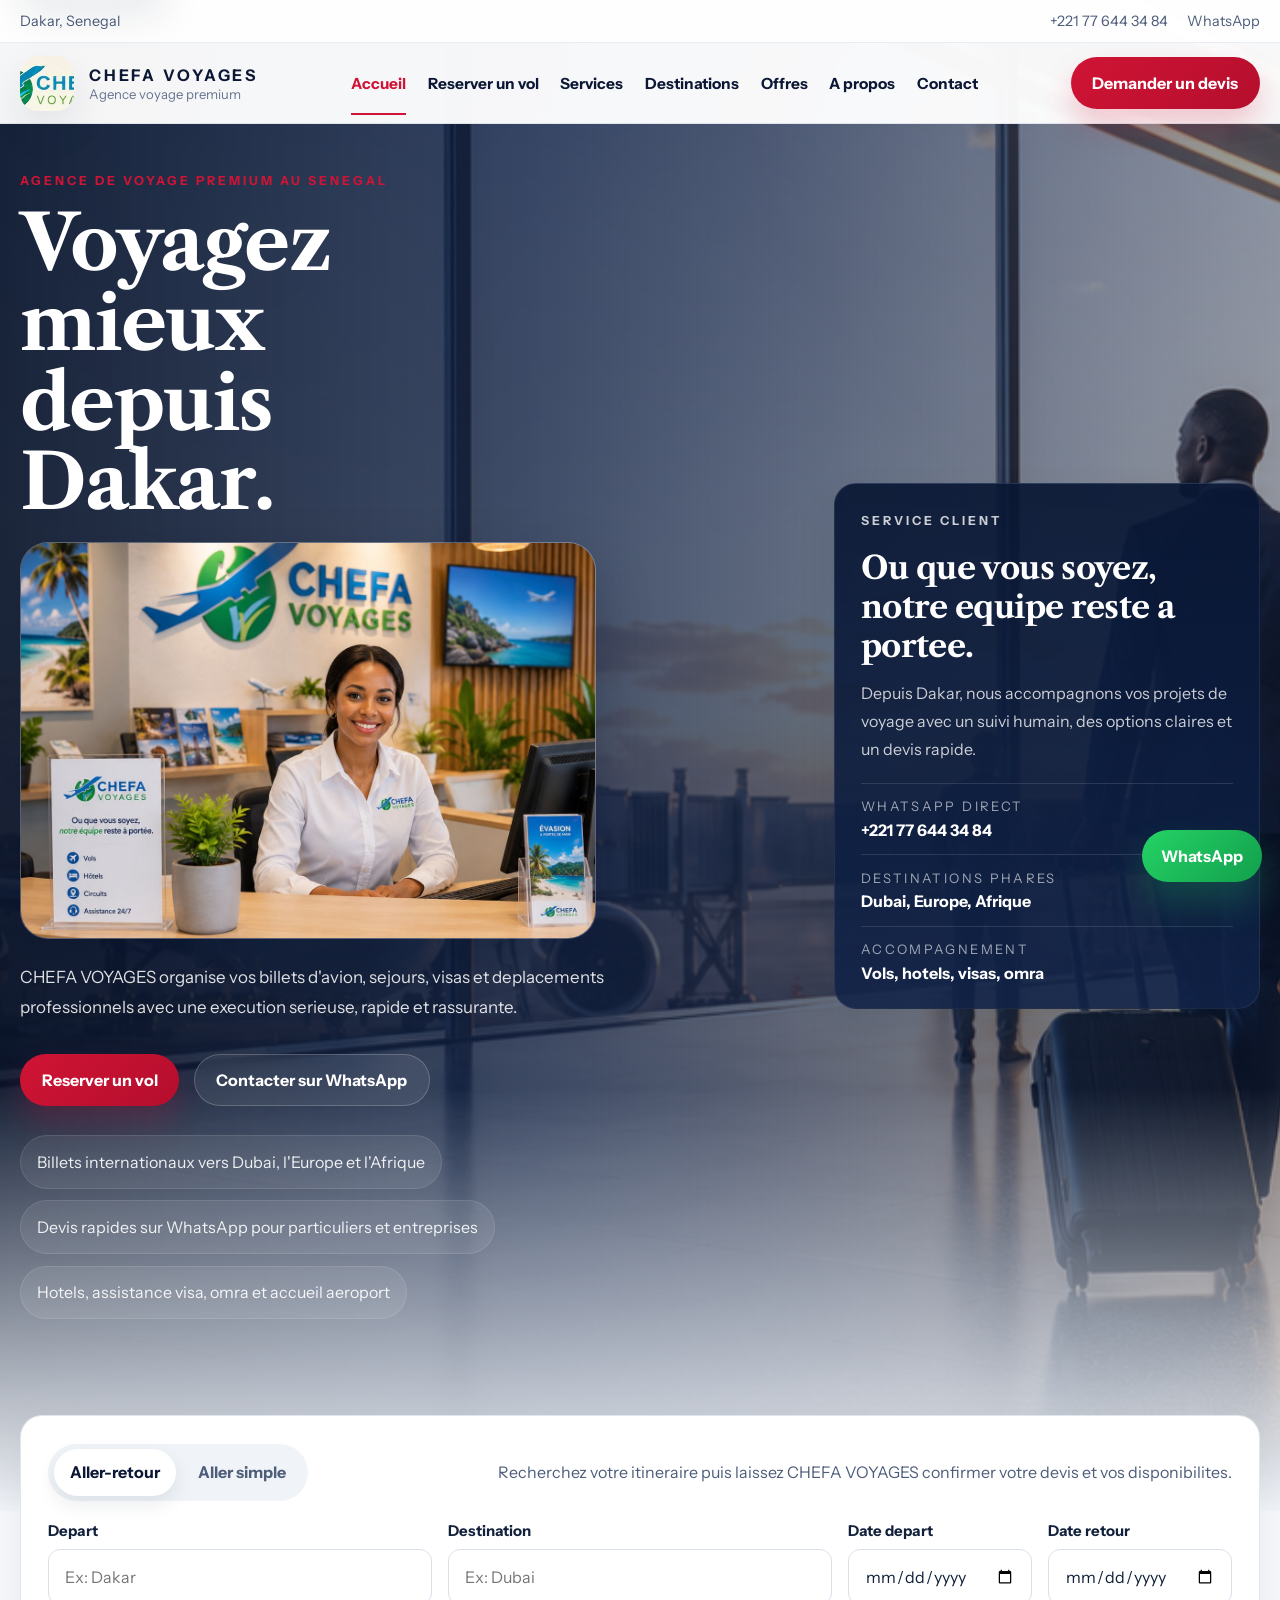
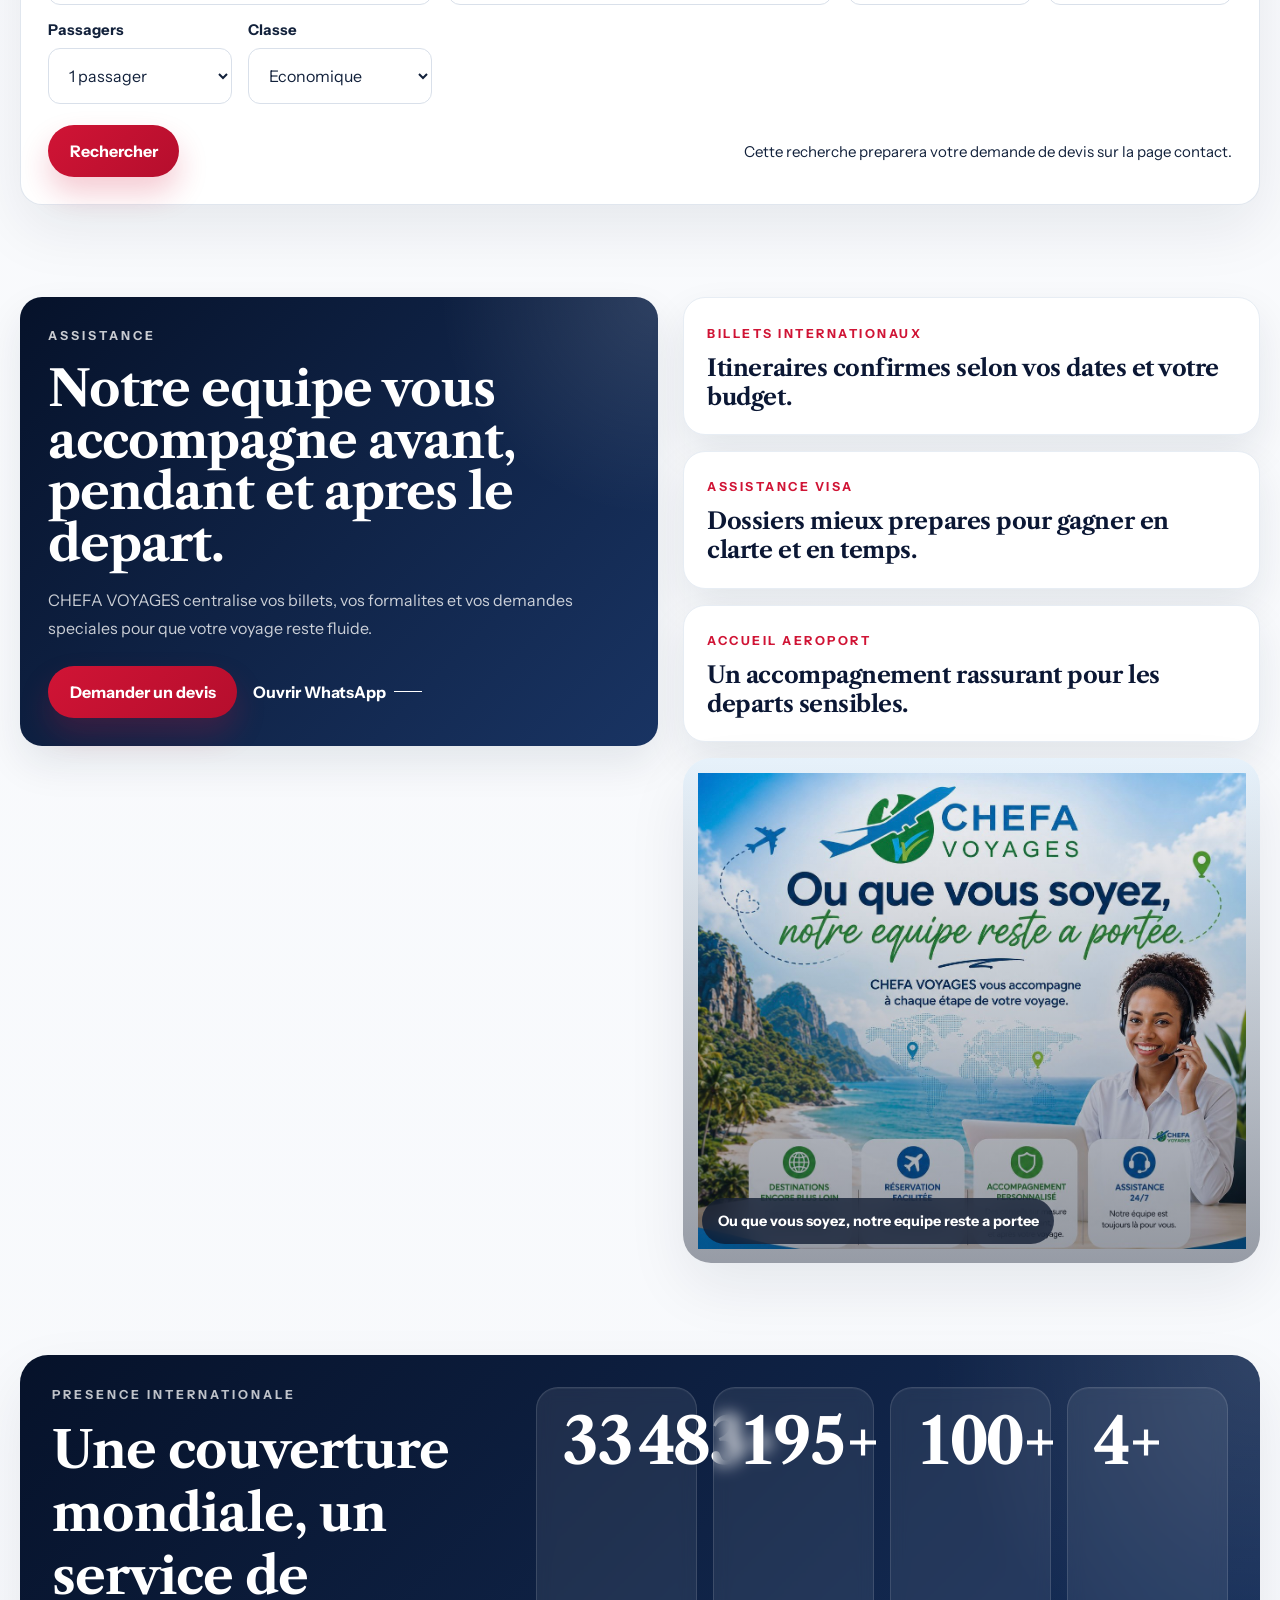
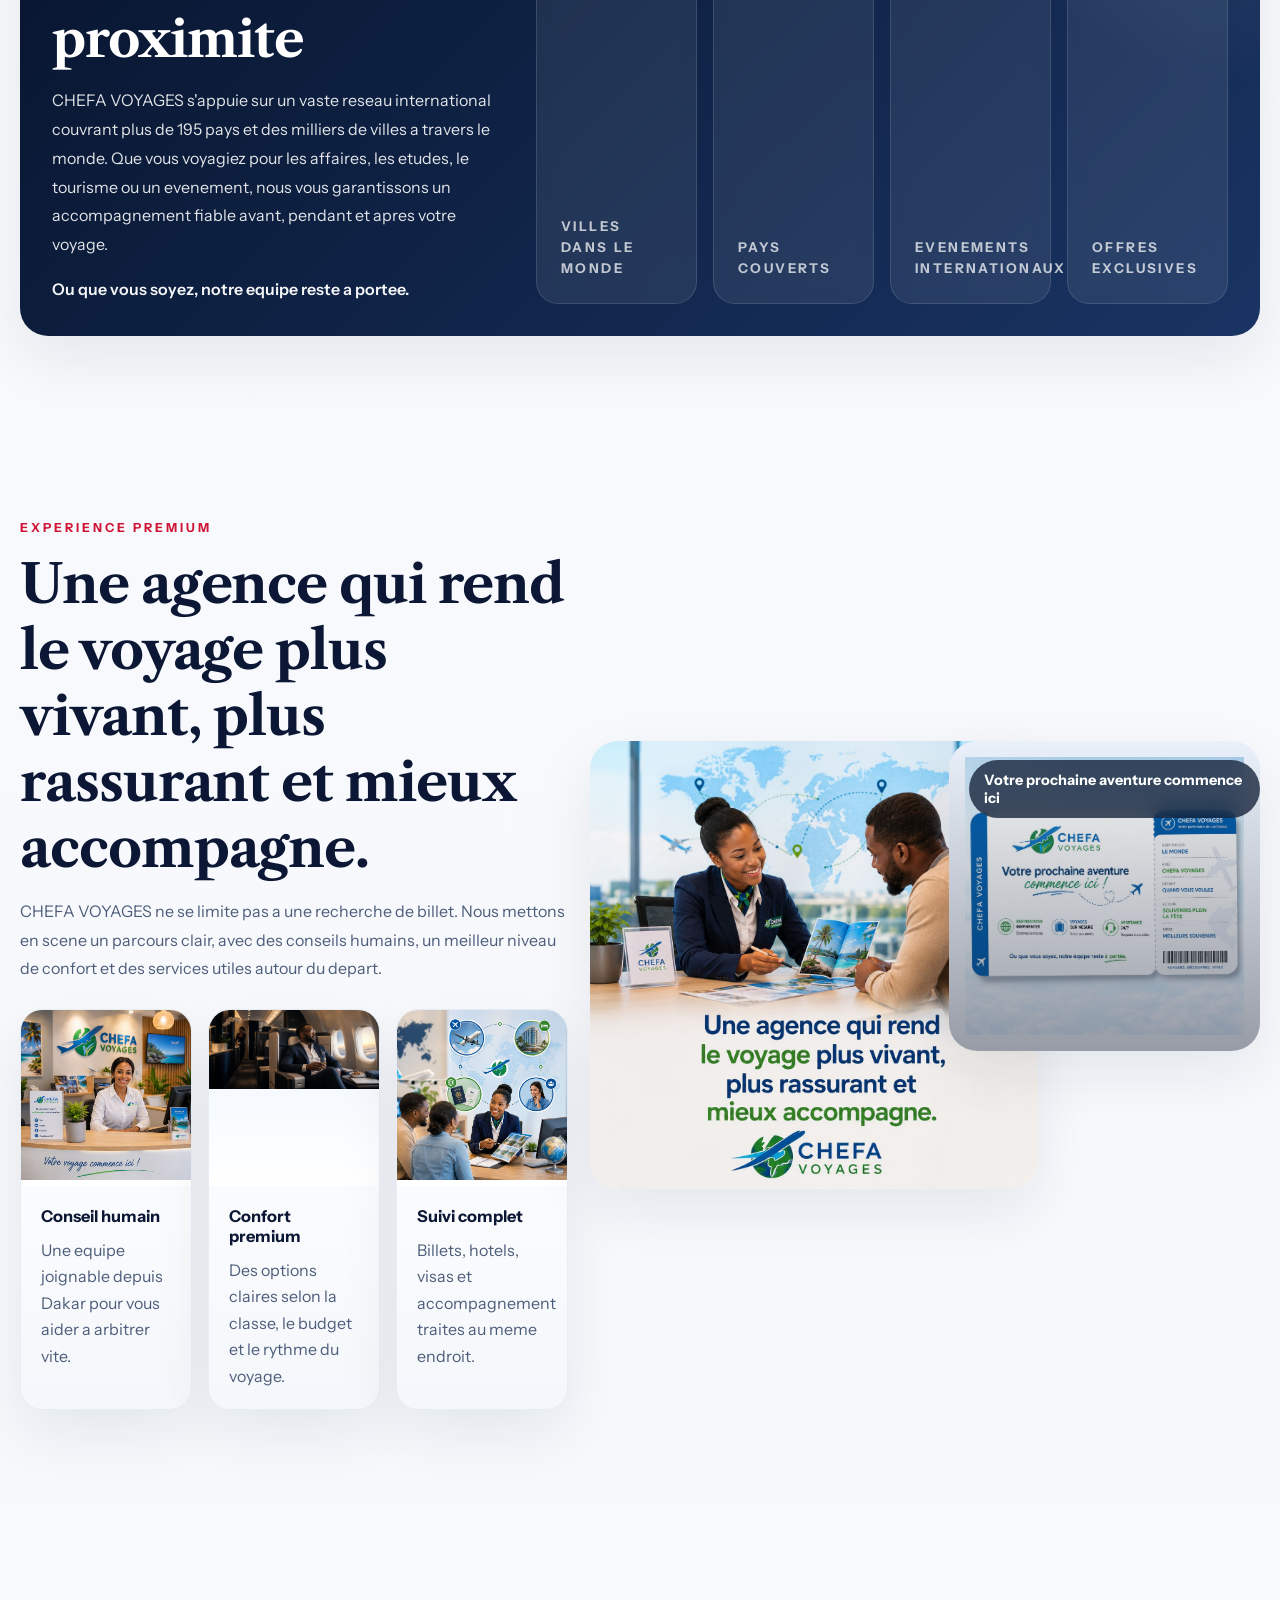
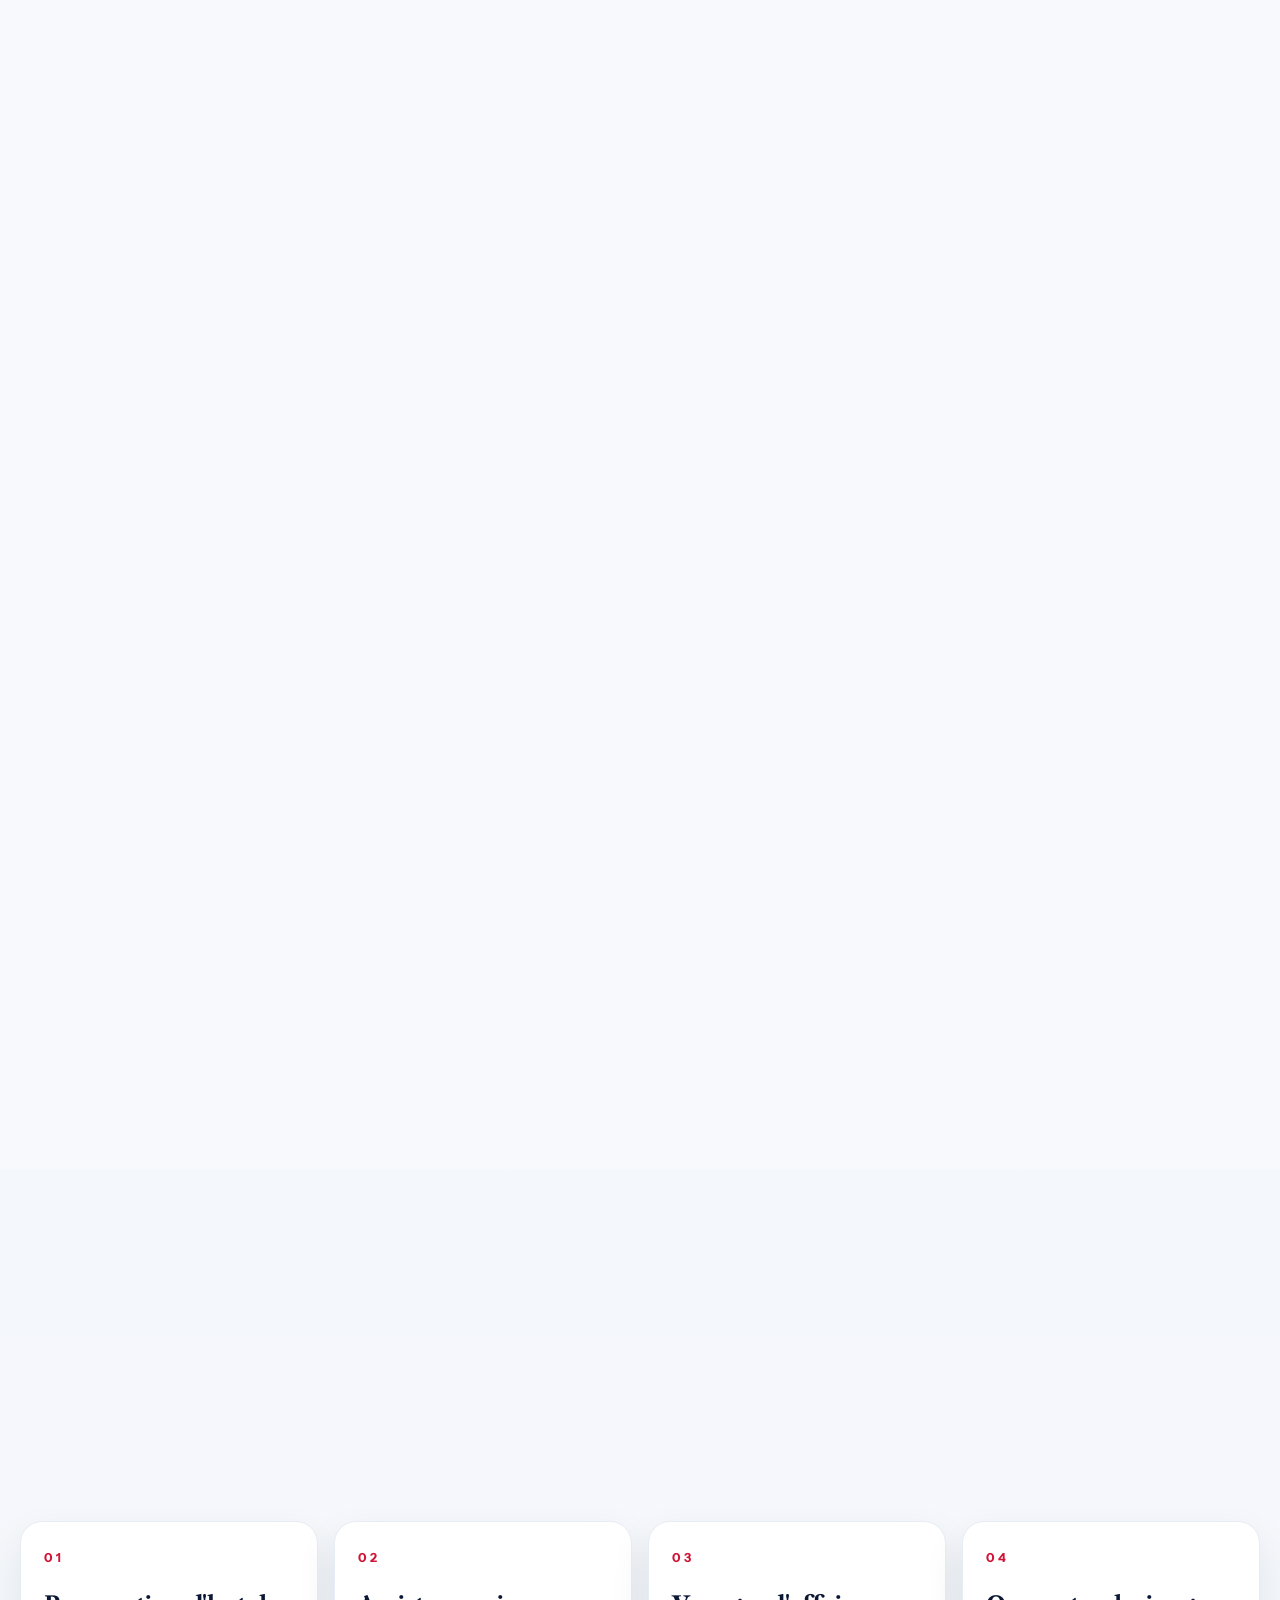
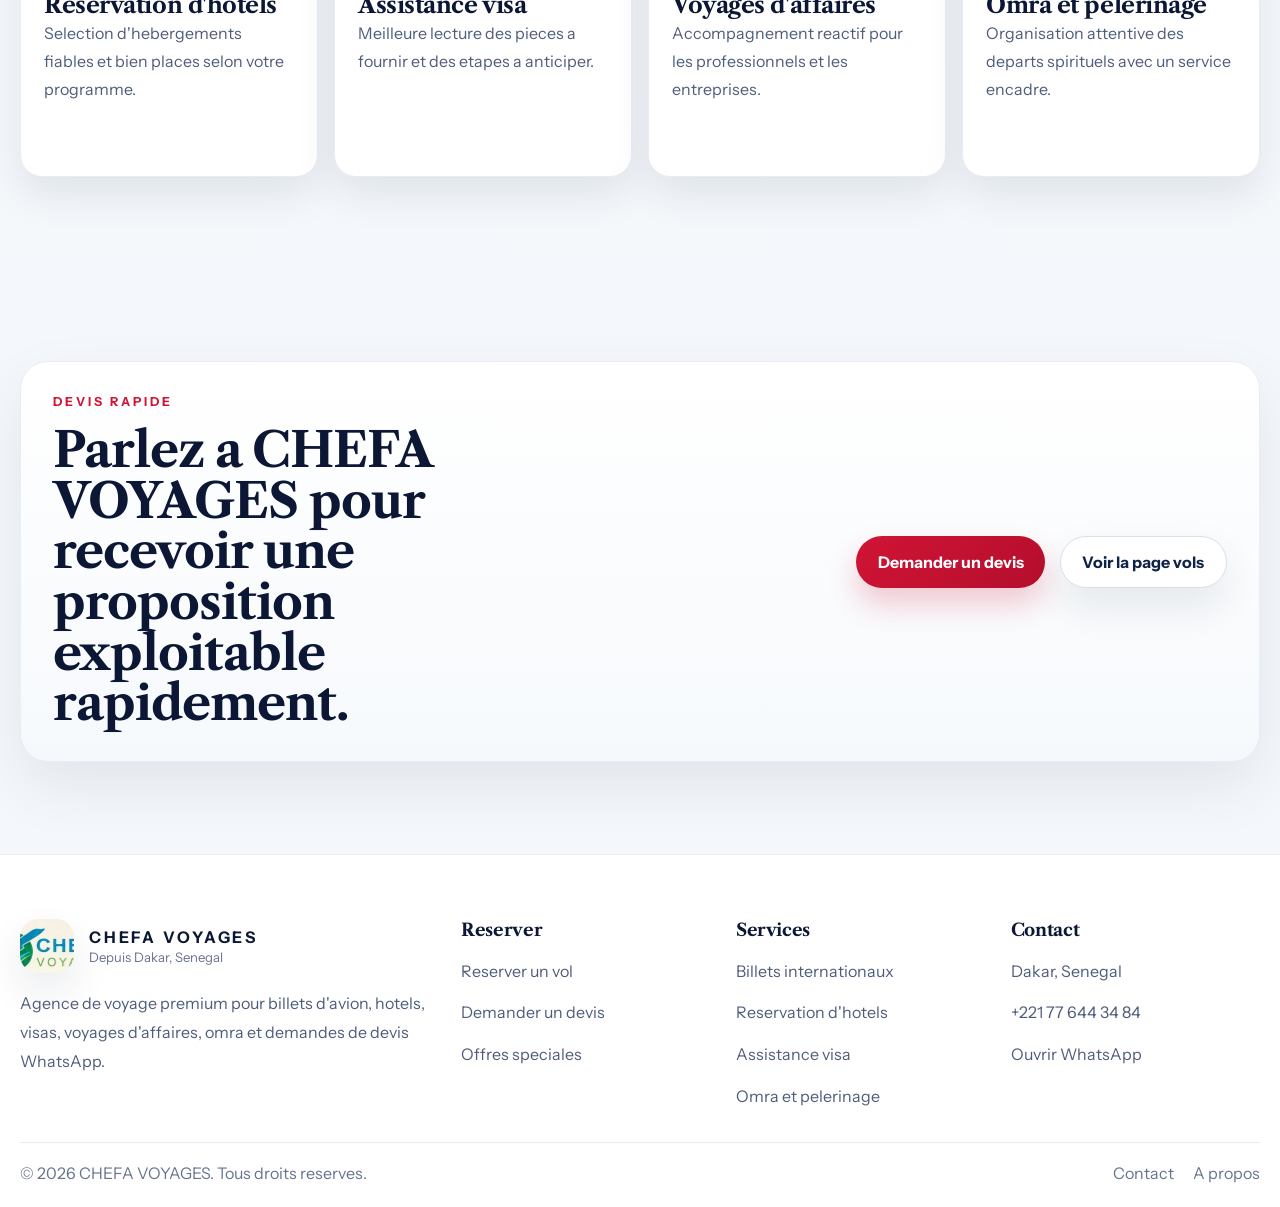
<file: index.html>
<!DOCTYPE html>
<html lang="fr">
  <head>
    <meta charset="UTF-8" />
    <meta name="viewport" content="width=device-width, initial-scale=1.0" />
    <meta
      name="description"
      content="CHEFA VOYAGES, agence de voyage premium a Dakar pour billets d'avion, devis WhatsApp, hotels, visas et voyages sur mesure."
    />
    <meta property="og:locale" content="fr_SN" />
    <meta property="og:type" content="website" />
    <meta property="og:site_name" content="CHEFA VOYAGES" />
    <meta property="og:title" content="CHEFA VOYAGES | Agence de voyage premium a Dakar" />
    <meta
      property="og:description"
      content="Billets d'avion, devis WhatsApp, hotels, visas et voyages sur mesure avec CHEFA VOYAGES depuis Dakar."
    />
    <meta property="og:url" content="https://chefa-voyages.vercel.app/" />
    <meta
      property="og:image"
      content="https://chefa-voyages.vercel.app/assets/chefa-social-preview-og.jpg?v=2"
    />
    <meta property="og:image:secure_url" content="https://chefa-voyages.vercel.app/assets/chefa-social-preview-og.jpg?v=2" />
    <meta property="og:image:type" content="image/jpeg" />
    <meta property="og:image:width" content="1200" />
    <meta property="og:image:height" content="630" />
    <meta
      name="twitter:card"
      content="summary_large_image"
    />
    <meta
      name="twitter:title"
      content="CHEFA VOYAGES | Agence de voyage premium a Dakar"
    />
    <meta
      name="twitter:description"
      content="Billets d'avion, devis WhatsApp, hotels, visas et voyages sur mesure avec CHEFA VOYAGES depuis Dakar."
    />
    <meta
      name="twitter:image"
      content="https://chefa-voyages.vercel.app/assets/chefa-social-preview-og.jpg?v=2"
    />
    <link rel="canonical" href="https://chefa-voyages.vercel.app/" />
    <title>CHEFA VOYAGES | Agence de voyage premium a Dakar</title>
    <link rel="preconnect" href="https://fonts.googleapis.com" />
    <link rel="preconnect" href="https://fonts.gstatic.com" crossorigin />
    <link
      href="https://fonts.googleapis.com/css2?family=Instrument+Sans:wght@400;500;600;700;800&family=Libre+Caslon+Text:wght@400;700&display=swap"
      rel="stylesheet"
    />
    <link rel="stylesheet" href="styles.css" />
  </head>
  <body data-page="accueil">
    <a class="skip-link" href="#main-content">Aller au contenu</a>

    <header class="site-header" id="top">
      <div class="top-strip">
        <div class="container top-strip-inner">
          <p>Dakar, Senegal</p>
          <div class="top-strip-links">
            <a href="tel:+221776443484">+221 77 644 34 84</a>
            <a
              href="https://wa.me/221776443484?text=Bonjour%20CHEFA%20VOYAGES%2C%20je%20souhaite%20avoir%20un%20devis%20pour%20un%20billet%20d%27avion."
              target="_blank"
              rel="noreferrer"
            >
              WhatsApp
            </a>
          </div>
        </div>
      </div>

      <div class="container header-main">
        <a class="brand" href="/" aria-label="CHEFA VOYAGES - Retour a l'accueil">
          <img src="assets/chefa-voyages-logo.jpeg" alt="Logo CHEFA VOYAGES" />
          <span class="brand-copy">
            <strong>CHEFA VOYAGES</strong>
            <small>Agence voyage premium</small>
          </span>
        </a>

        <button
          class="menu-toggle"
          type="button"
          aria-expanded="false"
          aria-controls="site-nav"
          aria-label="Ouvrir le menu"
        >
          <span></span>
          <span></span>
          <span></span>
        </button>

        <nav class="primary-nav" id="site-nav" aria-label="Navigation principale">
          <a data-nav="accueil" href="/">Accueil</a>
          <a data-nav="vols" href="/vols">Reserver un vol</a>
          <a data-nav="services" href="/services">Services</a>
          <a data-nav="destinations" href="/destinations">Destinations</a>
          <a data-nav="offres" href="/offres">Offres</a>
          <a data-nav="a-propos" href="/a-propos">A propos</a>
          <a data-nav="contact" href="/contact">Contact</a>
        </nav>

        <a class="button button-primary header-cta" href="/contact">Demander un devis</a>
      </div>
    </header>

    <main id="main-content">
      <section class="hero-home">
        <div class="hero-home-backdrop"></div>
        <div class="container hero-home-content">
          <div class="hero-copy" data-reveal>
            <p class="eyebrow">Agence de voyage premium au Senegal</p>
            <h1>Voyagez mieux depuis Dakar.</h1>
            <figure class="hero-inline-visual">
              <img
                src="assets/chefa-agence-accueil.jpeg"
                alt="Conseillere CHEFA VOYAGES a l'accueil de l'agence a Dakar"
                loading="eager"
              />
            </figure>
            <p class="lead">
              CHEFA VOYAGES organise vos billets d'avion, sejours, visas et
              deplacements professionnels avec une execution serieuse, rapide
              et rassurante.
            </p>

            <div class="hero-actions">
              <a class="button button-primary" href="/vols">Reserver un vol</a>
              <a
                class="button button-secondary"
                href="https://wa.me/221776443484?text=Bonjour%20CHEFA%20VOYAGES%2C%20je%20souhaite%20avoir%20un%20devis%20pour%20un%20billet%20d%27avion."
                target="_blank"
                rel="noreferrer"
              >
                Contacter sur WhatsApp
              </a>
            </div>

            <ul class="hero-points">
              <li>Billets internationaux vers Dubai, l'Europe et l'Afrique</li>
              <li>Devis rapides sur WhatsApp pour particuliers et entreprises</li>
              <li>Hotels, assistance visa, omra et accueil aeroport</li>
            </ul>
          </div>

          <aside class="hero-side-card" data-reveal>
            <p class="eyebrow eyebrow-light">Service client</p>
            <h2>Ou que vous soyez, notre equipe reste a portee.</h2>
            <p>
              Depuis Dakar, nous accompagnons vos projets de voyage avec un
              suivi humain, des options claires et un devis rapide.
            </p>

            <div class="side-card-list">
              <article>
                <span>WhatsApp direct</span>
                <strong>+221 77 644 34 84</strong>
              </article>
              <article>
                <span>Destinations phares</span>
                <strong>Dubai, Europe, Afrique</strong>
              </article>
              <article>
                <span>Accompagnement</span>
                <strong>Vols, hotels, visas, omra</strong>
              </article>
            </div>
          </aside>
        </div>
      </section>

      <section class="booking-overlap">
        <div class="container">
          <form
            class="booking-shell"
            data-booking-form
            data-submit-mode="redirect"
            data-target-url="/contact"
          >
            <div class="booking-top">
              <div class="trip-switch" role="tablist" aria-label="Type de trajet">
                <button
                  class="trip-option is-active"
                  type="button"
                  data-trip="roundtrip"
                  aria-pressed="true"
                >
                  Aller-retour
                </button>
                <button
                  class="trip-option"
                  type="button"
                  data-trip="oneway"
                  aria-pressed="false"
                >
                  Aller simple
                </button>
              </div>
              <p>
                Recherchez votre itineraire puis laissez CHEFA VOYAGES confirmer
                votre devis et vos disponibilites.
              </p>
            </div>

            <input type="hidden" name="trip_type" value="roundtrip" />

            <div class="booking-grid">
              <label class="field field-large">
                <span>Depart</span>
                <input type="text" name="departure" placeholder="Ex: Dakar" required />
              </label>
              <label class="field field-large">
                <span>Destination</span>
                <input type="text" name="destination" placeholder="Ex: Dubai" required />
              </label>
              <label class="field">
                <span>Date depart</span>
                <input type="date" name="depart_date" required />
              </label>
              <label class="field return-field">
                <span>Date retour</span>
                <input type="date" name="return_date" />
              </label>
              <label class="field">
                <span>Passagers</span>
                <select name="passengers">
                  <option value="1">1 passager</option>
                  <option value="2">2 passagers</option>
                  <option value="3">3 passagers</option>
                  <option value="4">4 passagers</option>
                  <option value="5+">5 passagers et +</option>
                </select>
              </label>
              <label class="field">
                <span>Classe</span>
                <select name="travel_class">
                  <option value="Economique">Economique</option>
                  <option value="Premium">Premium</option>
                  <option value="Affaires">Affaires</option>
                  <option value="Premiere">Premiere</option>
                </select>
              </label>
            </div>

            <div class="booking-submit">
              <button class="button button-primary" type="submit">Rechercher</button>
              <p class="form-note" data-booking-feedback>
                Cette recherche preparera votre demande de devis sur la page contact.
              </p>
            </div>
          </form>
        </div>
      </section>

      <section class="section">
        <div class="container support-grid">
          <article class="support-panel support-panel-dark" data-reveal>
            <p class="eyebrow eyebrow-light">Assistance</p>
            <h2>Notre equipe vous accompagne avant, pendant et apres le depart.</h2>
            <p>
              CHEFA VOYAGES centralise vos billets, vos formalites et vos
              demandes speciales pour que votre voyage reste fluide.
            </p>
            <div class="support-actions">
              <a class="button button-primary" href="/contact">Demander un devis</a>
              <a
                class="text-link text-link-light"
                href="https://wa.me/221776443484?text=Bonjour%20CHEFA%20VOYAGES%2C%20je%20souhaite%20avoir%20un%20devis%20pour%20un%20billet%20d%27avion."
                target="_blank"
                rel="noreferrer"
              >
                Ouvrir WhatsApp
              </a>
            </div>
          </article>

          <div class="support-stack" data-reveal>
            <article class="info-card">
              <span class="info-card-label">Billets internationaux</span>
              <h3>Itineraires confirmes selon vos dates et votre budget.</h3>
            </article>
            <article class="info-card">
              <span class="info-card-label">Assistance visa</span>
              <h3>Dossiers mieux prepares pour gagner en clarte et en temps.</h3>
            </article>
            <article class="info-card">
              <span class="info-card-label">Accueil aeroport</span>
              <h3>Un accompagnement rassurant pour les departs sensibles.</h3>
            </article>
            <figure class="media-frame support-visual">
              <img
                src="assets/chefa-support-visual.jpeg"
                alt="Visuel CHEFA VOYAGES sur l'accompagnement et l'assistance voyage"
                loading="lazy"
              />
              <figcaption class="media-caption">
                Ou que vous soyez, notre equipe reste a portee
              </figcaption>
            </figure>
          </div>
        </div>
      </section>

      <section class="section metrics-section">
        <div class="container metrics-shell" data-reveal>
          <div class="metrics-heading">
            <p class="eyebrow eyebrow-light">Presence internationale</p>
            <h2>Une couverture mondiale, un service de proximite</h2>
            <p>
              CHEFA VOYAGES s'appuie sur un vaste reseau international couvrant
              plus de 195 pays et des milliers de villes a travers le monde.
              Que vous voyagiez pour les affaires, les etudes, le tourisme ou
              un evenement, nous vous garantissons un accompagnement fiable
              avant, pendant et apres votre voyage.
            </p>
            <p>Ou que vous soyez, notre equipe reste a portee.</p>
          </div>

          <div class="metrics-grid">
            <article class="metric-card">
              <strong class="metric-value" data-counter-target="33500" data-counter-suffix="+">
                0
              </strong>
              <span class="metric-label">Villes dans le monde</span>
            </article>
            <article class="metric-card">
              <strong class="metric-value" data-counter-target="195" data-counter-suffix="+">
                0
              </strong>
              <span class="metric-label">Pays couverts</span>
            </article>
            <article class="metric-card">
              <strong class="metric-value" data-counter-target="100" data-counter-suffix="+">
                0
              </strong>
              <span class="metric-label">Evenements internationaux</span>
            </article>
            <article class="metric-card">
              <strong class="metric-value" data-counter-target="4" data-counter-suffix="+">
                0
              </strong>
              <span class="metric-label">Offres exclusives</span>
            </article>
          </div>
        </div>
      </section>

      <section class="section">
        <div class="container editorial-layout">
          <div class="editorial-copy" data-reveal>
            <p class="eyebrow">Experience premium</p>
            <h2>Une agence qui rend le voyage plus vivant, plus rassurant et mieux accompagne.</h2>
            <p class="body-copy">
              CHEFA VOYAGES ne se limite pas a une recherche de billet. Nous
              mettons en scene un parcours clair, avec des conseils humains, un
              meilleur niveau de confort et des services utiles autour du depart.
            </p>

            <div class="stat-grid">
              <article class="stat-card stat-card-illustrated">
                <figure class="card-visual card-visual-agency">
                  <img
                    src="assets/chefa-agence-accueil.jpeg"
                    alt="Conseillere CHEFA VOYAGES a l'accueil de l'agence"
                    loading="lazy"
                  />
                </figure>
                <div class="stat-card-body">
                  <strong>Conseil humain</strong>
                  <span>Une equipe joignable depuis Dakar pour vous aider a arbitrer vite.</span>
                </div>
              </article>
              <article class="stat-card stat-card-illustrated">
                <figure class="card-visual">
                  <img
                    src="assets/cabin-premium-ai.png"
                    alt="Experience cabine premium pour voyageurs exigeants"
                    loading="lazy"
                  />
                </figure>
                <div class="stat-card-body">
                  <strong>Confort premium</strong>
                  <span>Des options claires selon la classe, le budget et le rythme du voyage.</span>
                </div>
              </article>
              <article class="stat-card stat-card-illustrated">
                <figure class="card-visual card-visual-followup">
                  <img
                    src="assets/chefa-suivi-complet.jpeg"
                    alt="Suivi complet CHEFA VOYAGES avec billets, hotels, visas et accompagnement"
                    loading="lazy"
                  />
                </figure>
                <div class="stat-card-body">
                  <strong>Suivi complet</strong>
                  <span>Billets, hotels, visas et accompagnement traites au meme endroit.</span>
                </div>
              </article>
            </div>
          </div>

          <div class="media-grid">
            <figure class="media-frame media-frame-large media-frame-story" data-reveal>
              <img
                src="assets/chefa-agence-voyage-vivant.jpeg"
                alt="Conseillere CHEFA VOYAGES accompagnant un client pour un voyage sur mesure"
                loading="lazy"
              />
            </figure>
            <figure class="media-frame media-frame-ticket" data-reveal>
              <img
                src="assets/chefa-ticket-accueil.jpeg"
                alt="Visuel billet CHEFA VOYAGES avec le message votre prochaine aventure commence ici"
                loading="lazy"
              />
              <figcaption class="media-caption media-caption-top">
                Votre prochaine aventure commence ici
              </figcaption>
            </figure>
          </div>
        </div>
      </section>

      <section class="section section-muted">
        <div class="container">
          <div class="section-heading" data-reveal>
            <p class="eyebrow">Destinations et offres</p>
            <h2>Des inspirations de voyage prepares pour les clients au depart de Dakar.</h2>
            <p>
              Nous traitons regulierement des demandes vers Dubai, l'Europe et
              les grandes villes africaines pour le tourisme, la famille et les
              voyages d'affaires.
            </p>
          </div>

          <div class="fare-grid">
            <article class="fare-card fare-card-illustrated" data-reveal>
              <figure class="card-visual">
                <img
                  src="assets/dubai-night-premium-ai.png"
                  alt="Illustration premium de Dubai de nuit"
                  loading="lazy"
                />
              </figure>
              <div class="fare-card-body">
                <span class="fare-meta">Emirats arabes unis</span>
                <h3>Dubai</h3>
                <p>Shopping, business, vacances haut de gamme et escapades courtes.</p>
                <a class="text-link" href="/contact?destination=Dubai">Demander ce devis</a>
              </div>
            </article>
            <article class="fare-card fare-card-illustrated" data-reveal>
              <figure class="card-visual">
                <img
                  src="assets/europe-paris-premium-ai.png"
                  alt="Illustration premium de Paris en soiree"
                  loading="lazy"
                />
              </figure>
              <div class="fare-card-body">
                <span class="fare-meta">France</span>
                <h3>Paris</h3>
                <p>Correspondances, visites familiales, etudes et missions professionnelles.</p>
                <a class="text-link" href="/contact?destination=Paris">Demander ce devis</a>
              </div>
            </article>
            <article class="fare-card fare-card-illustrated" data-reveal>
              <figure class="card-visual">
                <img
                  src="assets/bruxelles-premium-ai.png"
                  alt="Illustration premium de Bruxelles en debut de soiree"
                  loading="lazy"
                />
              </figure>
              <div class="fare-card-body">
                <span class="fare-meta">Belgique</span>
                <h3>Bruxelles</h3>
                <p>Ville strategique pour l'Europe avec liaisons adaptees aux sejours mixtes.</p>
                <a class="text-link" href="/contact?destination=Bruxelles">Demander ce devis</a>
              </div>
            </article>
            <article class="fare-card fare-card-illustrated" data-reveal>
              <figure class="card-visual">
                <img
                  src="assets/abidjan-premium-ai.png"
                  alt="Illustration premium d'Abidjan et de sa lagune"
                  loading="lazy"
                />
              </figure>
              <div class="fare-card-body">
                <span class="fare-meta">Cote d'Ivoire</span>
                <h3>Abidjan</h3>
                <p>Trafic regional frequent pour affaires, evenements et visites familiales.</p>
                <a class="text-link" href="/contact?destination=Abidjan">Demander ce devis</a>
              </div>
            </article>
          </div>

          <div class="promo-grid">
            <article class="promo-card promo-card-image promo-dubai" data-reveal>
              <div class="promo-card-content">
                <p class="promo-label">Formule premium</p>
                <h3>Billet + hotel pour Dubai</h3>
                <p>
                  Une offre adaptee aux voyageurs qui veulent une solution claire
                  avec hebergement et accompagnement.
                </p>
              </div>
            </article>
            <article class="promo-card promo-card-dark promo-business" data-reveal>
              <div class="promo-card-content">
                <p class="promo-label">Business travel</p>
                <h3>Deplacements d'affaires avec suivi prioritaire</h3>
                <p>
                  Itineraires optimises, reactivite sur les demandes et support
                  rapide avant depart.
                </p>
                <a class="text-link text-link-light" href="/offres">Voir les offres</a>
              </div>
            </article>
            <article class="promo-card promo-card-light promo-guided" data-reveal>
              <div class="promo-card-content">
                <p class="promo-label">Voyages accompagnes</p>
                <h3>Omra, sejours touristiques et formalites</h3>
                <p>
                  Une approche rassurante pour les voyageurs qui ont besoin
                  d'encadrement et de clarte.
                </p>
                <a class="text-link" href="/services">Explorer les services</a>
              </div>
            </article>
          </div>
        </div>
      </section>

      <section class="section">
        <div class="container">
          <div class="section-heading" data-reveal>
            <p class="eyebrow">Plus qu'un billet d'avion</p>
            <h2>Une agence qui coordonne l'ensemble du voyage.</h2>
            <p>
              CHEFA VOYAGES ne se limite pas a la reservation. Nous preparons
              aussi les services complementaires utiles a votre depart.
            </p>
          </div>

          <div class="service-grid">
            <article class="service-card" data-reveal>
              <span class="service-index">01</span>
              <h3>Reservation d'hotels</h3>
              <p>Selection d'hebergements fiables et bien places selon votre programme.</p>
            </article>
            <article class="service-card" data-reveal>
              <span class="service-index">02</span>
              <h3>Assistance visa</h3>
              <p>Meilleure lecture des pieces a fournir et des etapes a anticiper.</p>
            </article>
            <article class="service-card" data-reveal>
              <span class="service-index">03</span>
              <h3>Voyages d'affaires</h3>
              <p>Accompagnement reactif pour les professionnels et les entreprises.</p>
            </article>
            <article class="service-card" data-reveal>
              <span class="service-index">04</span>
              <h3>Omra et pelerinage</h3>
              <p>Organisation attentive des departs spirituels avec un service encadre.</p>
            </article>
          </div>
        </div>
      </section>

      <section class="section">
        <div class="container cta-band" data-reveal>
          <div>
            <p class="eyebrow">Devis rapide</p>
            <h2>Parlez a CHEFA VOYAGES pour recevoir une proposition exploitable rapidement.</h2>
          </div>
          <div class="cta-band-actions">
            <a class="button button-primary" href="/contact">Demander un devis</a>
            <a class="button button-neutral" href="/vols">Voir la page vols</a>
          </div>
        </div>
      </section>
    </main>

    <footer class="site-footer">
      <div class="container footer-grid">
        <div class="footer-brand-block">
          <a class="brand brand-footer" href="/">
            <img src="assets/chefa-voyages-logo.jpeg" alt="Logo CHEFA VOYAGES" />
            <span class="brand-copy">
              <strong>CHEFA VOYAGES</strong>
              <small>Depuis Dakar, Senegal</small>
            </span>
          </a>
          <p>
            Agence de voyage premium pour billets d'avion, hotels, visas,
            voyages d'affaires, omra et demandes de devis WhatsApp.
          </p>
        </div>

        <div>
          <h3>Reserver</h3>
          <ul>
            <li><a href="/vols">Reserver un vol</a></li>
            <li><a href="/contact">Demander un devis</a></li>
            <li><a href="/offres">Offres speciales</a></li>
          </ul>
        </div>

        <div>
          <h3>Services</h3>
          <ul>
            <li><a href="/services">Billets internationaux</a></li>
            <li><a href="/services">Reservation d'hotels</a></li>
            <li><a href="/services">Assistance visa</a></li>
            <li><a href="/services">Omra et pelerinage</a></li>
          </ul>
        </div>

        <div>
          <h3>Contact</h3>
          <ul>
            <li>Dakar, Senegal</li>
            <li><a href="tel:+221776443484">+221 77 644 34 84</a></li>
            <li>
              <a
                href="https://wa.me/221776443484?text=Bonjour%20CHEFA%20VOYAGES%2C%20je%20souhaite%20avoir%20un%20devis%20pour%20un%20billet%20d%27avion."
                target="_blank"
                rel="noreferrer"
              >
                Ouvrir WhatsApp
              </a>
            </li>
          </ul>
        </div>
      </div>

      <div class="container footer-bottom">
        <p>&copy; <span data-year></span> CHEFA VOYAGES. Tous droits reserves.</p>
        <div class="footer-bottom-links">
          <a href="/contact">Contact</a>
          <a href="/a-propos">A propos</a>
        </div>
      </div>
    </footer>

    <a
      class="whatsapp-float"
      href="https://wa.me/221776443484?text=Bonjour%20CHEFA%20VOYAGES%2C%20je%20souhaite%20avoir%20un%20devis%20pour%20un%20billet%20d%27avion."
      target="_blank"
      rel="noreferrer"
      aria-label="Contacter CHEFA VOYAGES sur WhatsApp"
    >
      <span>WhatsApp</span>
    </a>

    <script src="script.js"></script>
  </body>
</html>
</file>
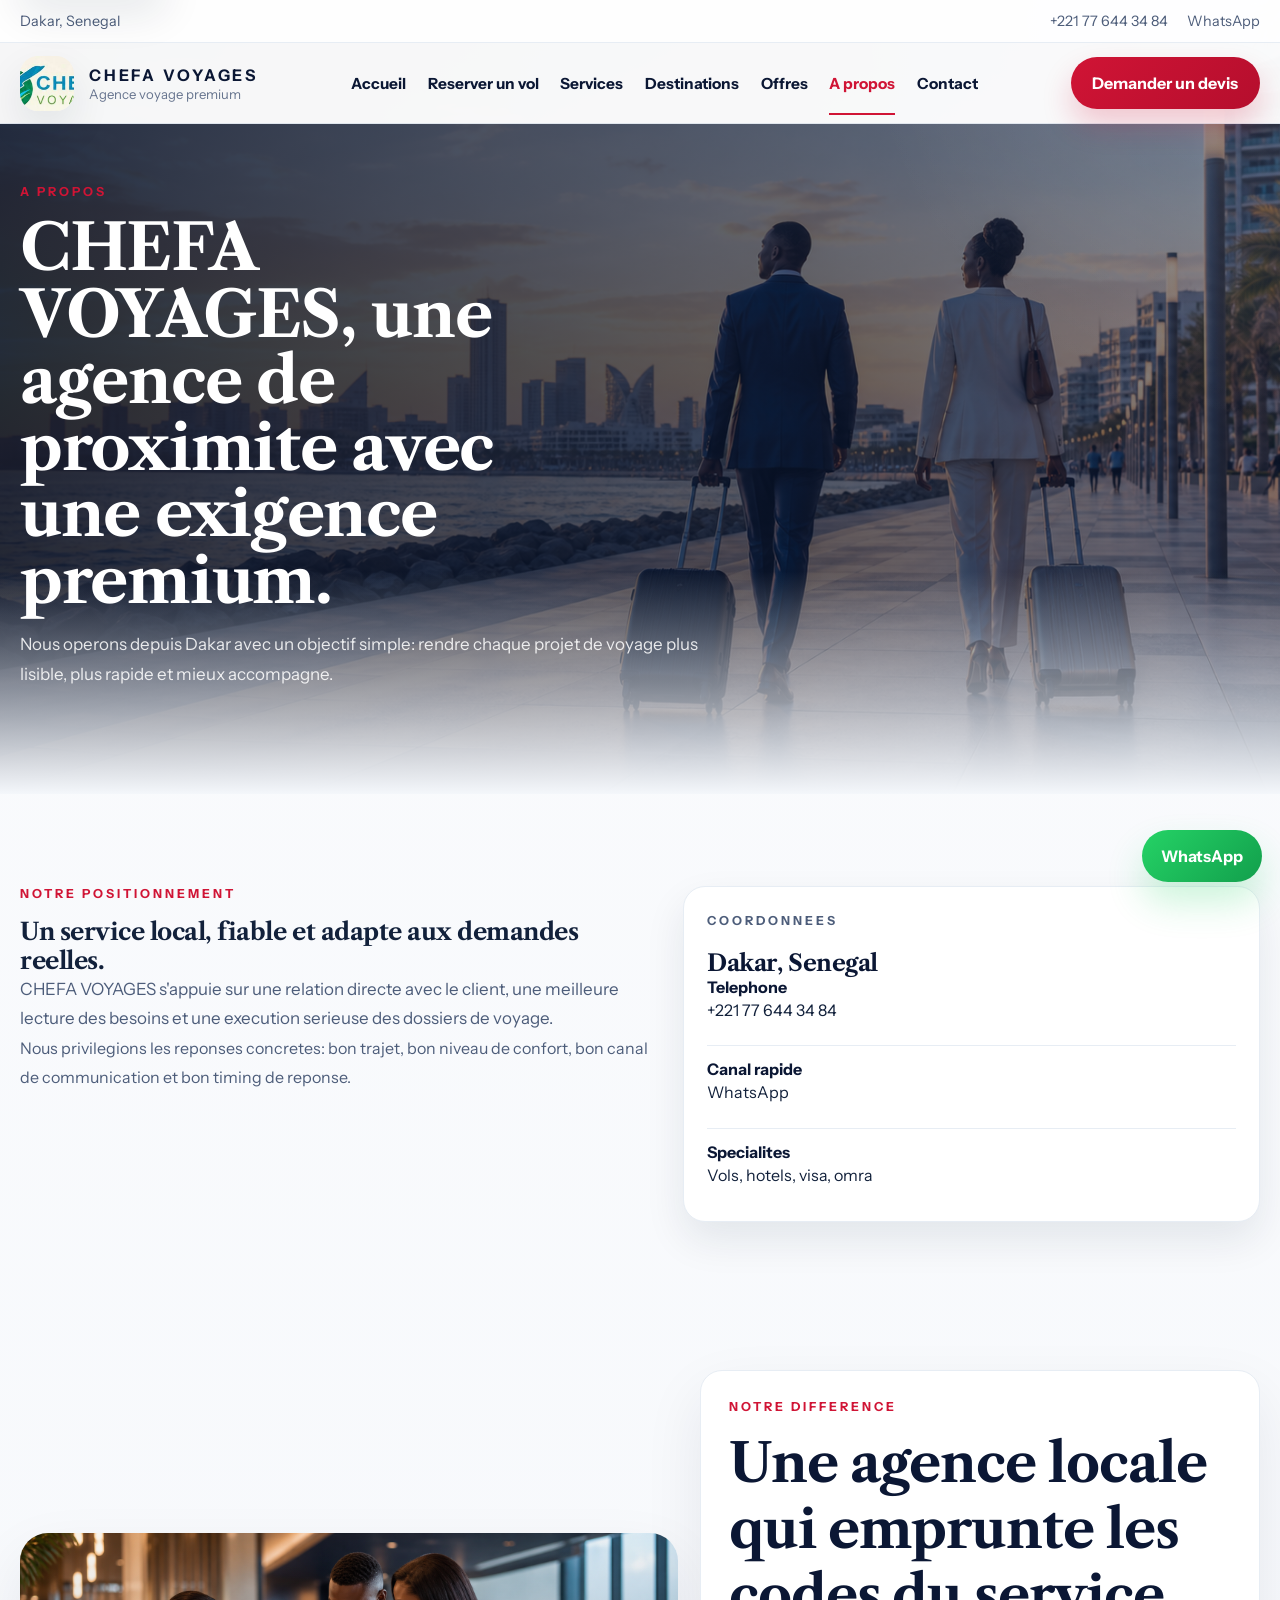
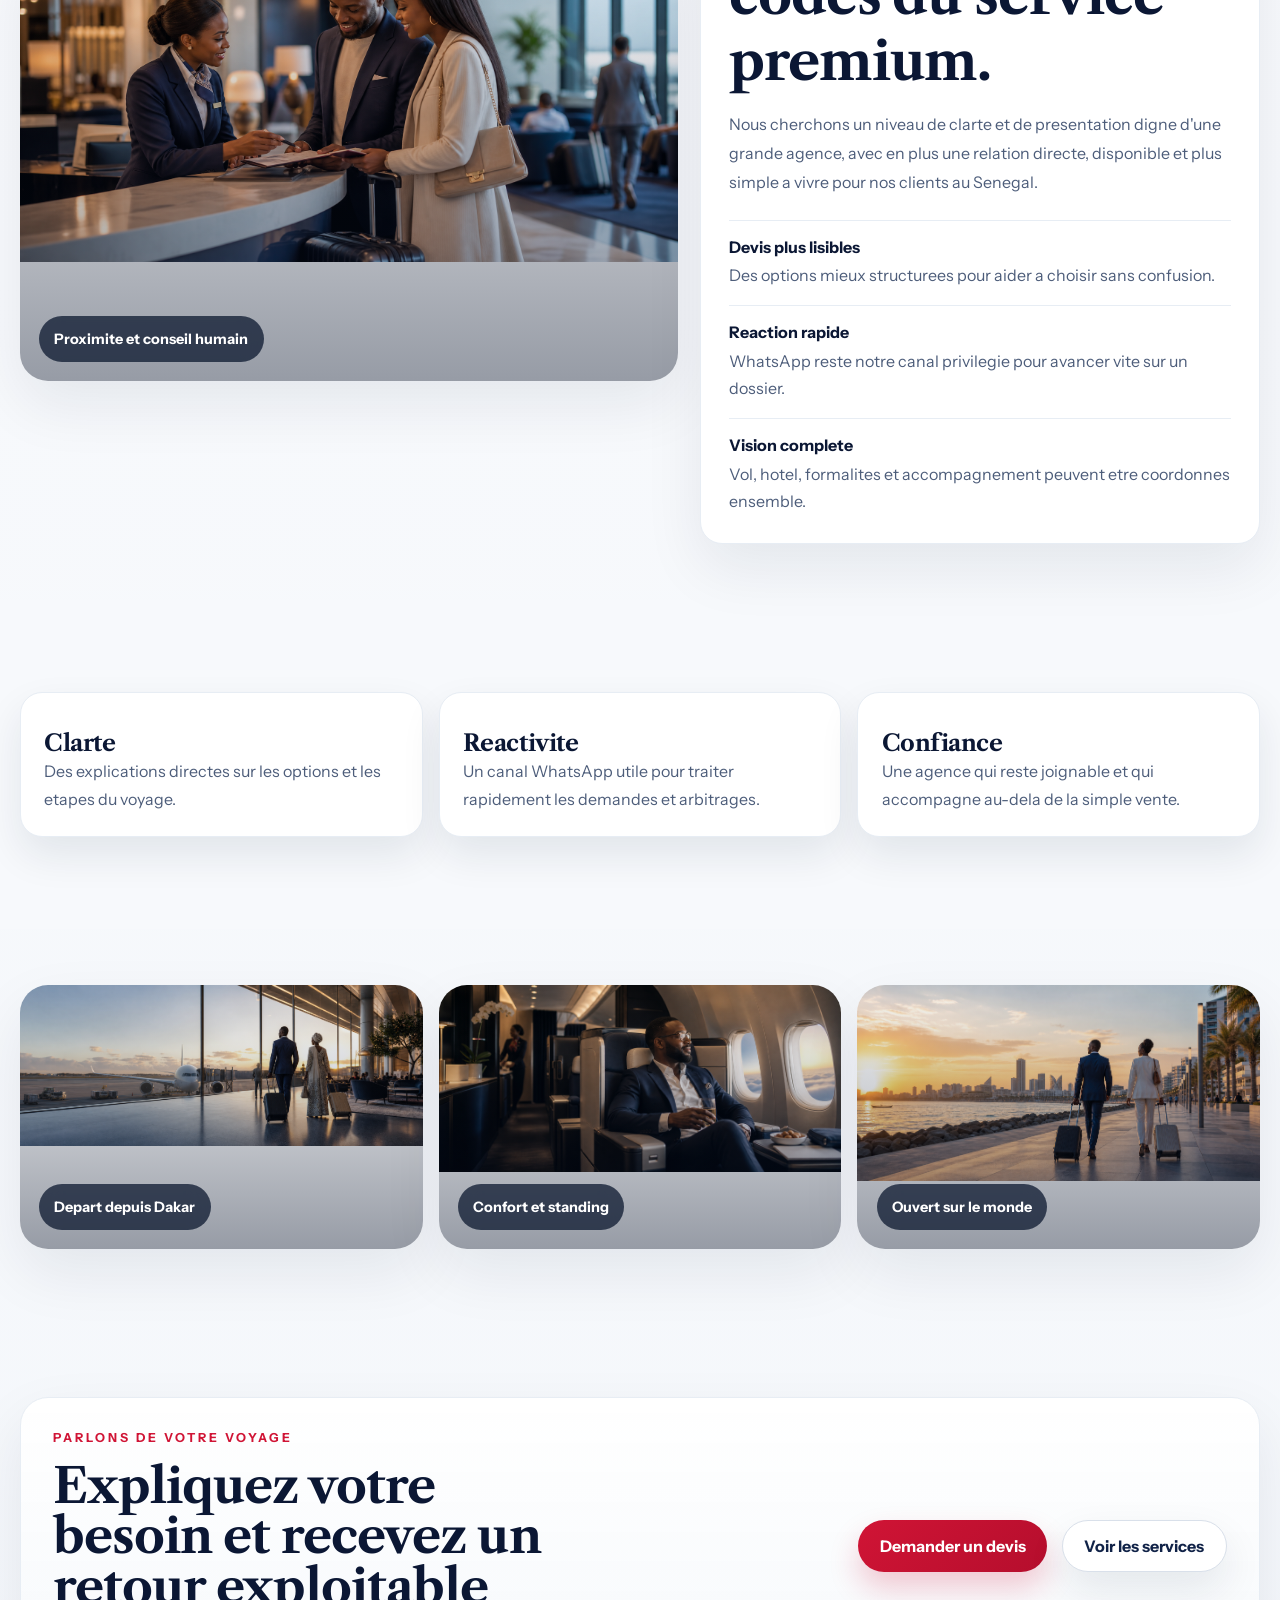
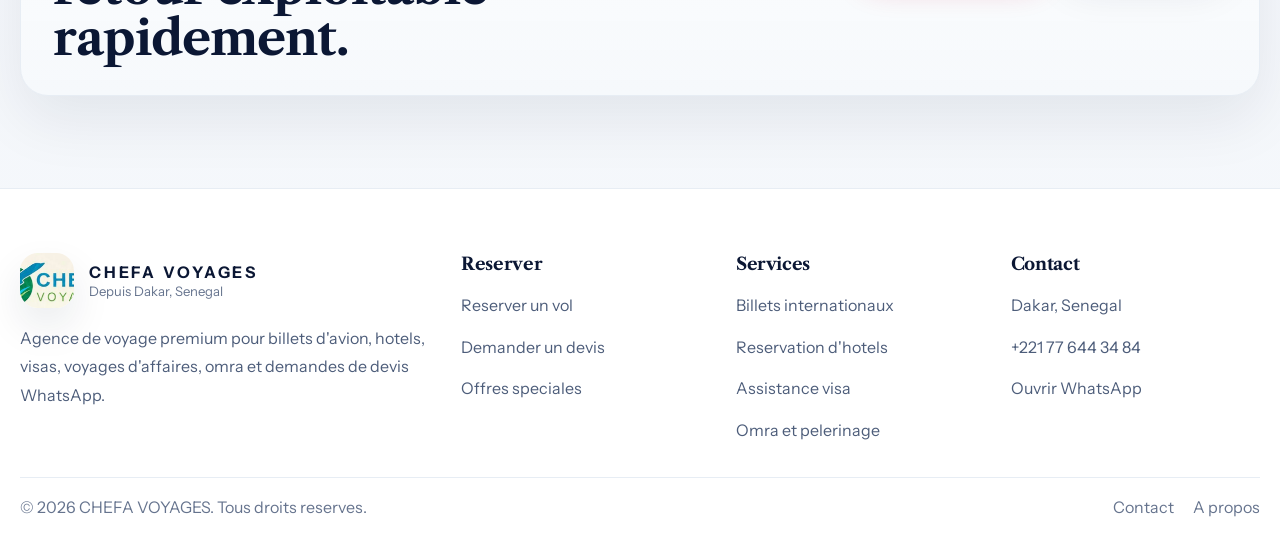
<file: a-propos.html>
<!DOCTYPE html>
<html lang="fr">
  <head>
    <meta charset="UTF-8" />
    <meta name="viewport" content="width=device-width, initial-scale=1.0" />
    <meta
      name="description"
      content="A propos de CHEFA VOYAGES, agence de voyage premium basee a Dakar."
    />
    <title>A propos | CHEFA VOYAGES</title>
    <link rel="preconnect" href="https://fonts.googleapis.com" />
    <link rel="preconnect" href="https://fonts.gstatic.com" crossorigin />
    <link
      href="https://fonts.googleapis.com/css2?family=Instrument+Sans:wght@400;500;600;700;800&family=Libre+Caslon+Text:wght@400;700&display=swap"
      rel="stylesheet"
    />
    <link rel="stylesheet" href="styles.css" />
  </head>
  <body data-page="a-propos">
    <a class="skip-link" href="#main-content">Aller au contenu</a>

    <header class="site-header" id="top">
      <div class="top-strip">
        <div class="container top-strip-inner">
          <p>Dakar, Senegal</p>
          <div class="top-strip-links">
            <a href="tel:+221776443484">+221 77 644 34 84</a>
            <a
              href="https://wa.me/221776443484?text=Bonjour%20CHEFA%20VOYAGES%2C%20je%20souhaite%20avoir%20un%20devis%20pour%20un%20billet%20d%27avion."
              target="_blank"
              rel="noreferrer"
            >
              WhatsApp
            </a>
          </div>
        </div>
      </div>

      <div class="container header-main">
        <a class="brand" href="/" aria-label="CHEFA VOYAGES - Retour a l'accueil">
          <img src="assets/chefa-voyages-logo.jpeg" alt="Logo CHEFA VOYAGES" />
          <span class="brand-copy">
            <strong>CHEFA VOYAGES</strong>
            <small>Agence voyage premium</small>
          </span>
        </a>

        <button
          class="menu-toggle"
          type="button"
          aria-expanded="false"
          aria-controls="site-nav"
          aria-label="Ouvrir le menu"
        >
          <span></span>
          <span></span>
          <span></span>
        </button>

        <nav class="primary-nav" id="site-nav" aria-label="Navigation principale">
          <a data-nav="accueil" href="/">Accueil</a>
          <a data-nav="vols" href="/vols">Reserver un vol</a>
          <a data-nav="services" href="/services">Services</a>
          <a data-nav="destinations" href="/destinations">Destinations</a>
          <a data-nav="offres" href="/offres">Offres</a>
          <a data-nav="a-propos" href="/a-propos">A propos</a>
          <a data-nav="contact" href="/contact">Contact</a>
        </nav>

        <a class="button button-primary header-cta" href="/contact">Demander un devis</a>
      </div>
    </header>

    <main id="main-content">
      <section class="page-hero page-hero-about">
        <div class="page-hero-backdrop"></div>
        <div class="container page-hero-content">
          <div data-reveal>
            <p class="eyebrow">A propos</p>
            <h1>CHEFA VOYAGES, une agence de proximite avec une exigence premium.</h1>
            <p class="lead">
              Nous operons depuis Dakar avec un objectif simple: rendre chaque
              projet de voyage plus lisible, plus rapide et mieux accompagne.
            </p>
          </div>
        </div>
      </section>

      <section class="section">
        <div class="container two-column">
          <div data-reveal>
            <p class="eyebrow">Notre positionnement</p>
            <h2>Un service local, fiable et adapte aux demandes reelles.</h2>
            <p class="lead body-dark">
              CHEFA VOYAGES s'appuie sur une relation directe avec le client,
              une meilleure lecture des besoins et une execution serieuse des
              dossiers de voyage.
            </p>
            <p class="body-copy">
              Nous privilegions les reponses concretes: bon trajet, bon niveau
              de confort, bon canal de communication et bon timing de reponse.
            </p>
          </div>

          <aside class="aside-card" data-reveal>
            <p class="eyebrow">Coordonnees</p>
            <h3>Dakar, Senegal</h3>
            <ul class="contact-list">
              <li><strong>Telephone</strong><span>+221 77 644 34 84</span></li>
              <li><strong>Canal rapide</strong><span>WhatsApp</span></li>
              <li><strong>Specialites</strong><span>Vols, hotels, visa, omra</span></li>
            </ul>
          </aside>
        </div>
      </section>

      <section class="section section-tight">
        <div class="container showcase-band">
          <figure class="media-frame media-frame-large" data-reveal>
            <img
              src="assets/concierge-service-premium-ai.png"
              alt="Conseillere voyage accompagnant un couple premium dans un salon"
              loading="lazy"
            />
            <figcaption class="media-caption">Proximite et conseil humain</figcaption>
          </figure>

          <article class="showcase-card" data-reveal>
            <p class="eyebrow">Notre difference</p>
            <h2>Une agence locale qui emprunte les codes du service premium.</h2>
            <p class="body-copy">
              Nous cherchons un niveau de clarte et de presentation digne d'une
              grande agence, avec en plus une relation directe, disponible et
              plus simple a vivre pour nos clients au Senegal.
            </p>

            <div class="feature-list">
              <article>
                <strong>Devis plus lisibles</strong>
                <span>Des options mieux structurees pour aider a choisir sans confusion.</span>
              </article>
              <article>
                <strong>Reaction rapide</strong>
                <span>WhatsApp reste notre canal privilegie pour avancer vite sur un dossier.</span>
              </article>
              <article>
                <strong>Vision complete</strong>
                <span>Vol, hotel, formalites et accompagnement peuvent etre coordonnes ensemble.</span>
              </article>
            </div>
          </article>
        </div>
      </section>

      <section class="section section-muted">
        <div class="container value-grid">
          <article class="value-card" data-reveal>
            <h3>Clarte</h3>
            <p>Des explications directes sur les options et les etapes du voyage.</p>
          </article>
          <article class="value-card" data-reveal>
            <h3>Reactivite</h3>
            <p>Un canal WhatsApp utile pour traiter rapidement les demandes et arbitrages.</p>
          </article>
          <article class="value-card" data-reveal>
            <h3>Confiance</h3>
            <p>Une agence qui reste joignable et qui accompagne au-dela de la simple vente.</p>
          </article>
        </div>
      </section>

      <section class="section section-tight">
        <div class="container media-triptych">
          <figure class="media-frame media-frame-compact" data-reveal>
            <img
              src="assets/hero-airport-premium-ai.png"
              alt="Voyageurs premium dans un terminal d'aeroport moderne"
              loading="lazy"
            />
            <figcaption class="media-caption">Depart depuis Dakar</figcaption>
          </figure>
          <figure class="media-frame media-frame-compact" data-reveal>
            <img
              src="assets/cabin-premium-ai.png"
              alt="Experience cabine premium avec vue sur les nuages"
              loading="lazy"
            />
            <figcaption class="media-caption">Confort et standing</figcaption>
          </figure>
          <figure class="media-frame media-frame-compact" data-reveal>
            <img
              src="assets/africa-coast-premium-ai.png"
              alt="Voyageurs premium dans une ville africaine moderne en bord de mer"
              loading="lazy"
            />
            <figcaption class="media-caption">Ouvert sur le monde</figcaption>
          </figure>
        </div>
      </section>

      <section class="section">
        <div class="container cta-band" data-reveal>
          <div>
            <p class="eyebrow">Parlons de votre voyage</p>
            <h2>Expliquez votre besoin et recevez un retour exploitable rapidement.</h2>
          </div>
          <div class="cta-band-actions">
            <a class="button button-primary" href="/contact">Demander un devis</a>
            <a class="button button-neutral" href="/services">Voir les services</a>
          </div>
        </div>
      </section>
    </main>

    <footer class="site-footer">
      <div class="container footer-grid">
        <div class="footer-brand-block">
          <a class="brand brand-footer" href="/">
            <img src="assets/chefa-voyages-logo.jpeg" alt="Logo CHEFA VOYAGES" />
            <span class="brand-copy">
              <strong>CHEFA VOYAGES</strong>
              <small>Depuis Dakar, Senegal</small>
            </span>
          </a>
          <p>
            Agence de voyage premium pour billets d'avion, hotels, visas,
            voyages d'affaires, omra et demandes de devis WhatsApp.
          </p>
        </div>

        <div>
          <h3>Reserver</h3>
          <ul>
            <li><a href="/vols">Reserver un vol</a></li>
            <li><a href="/contact">Demander un devis</a></li>
            <li><a href="/offres">Offres speciales</a></li>
          </ul>
        </div>

        <div>
          <h3>Services</h3>
          <ul>
            <li><a href="/services">Billets internationaux</a></li>
            <li><a href="/services">Reservation d'hotels</a></li>
            <li><a href="/services">Assistance visa</a></li>
            <li><a href="/services">Omra et pelerinage</a></li>
          </ul>
        </div>

        <div>
          <h3>Contact</h3>
          <ul>
            <li>Dakar, Senegal</li>
            <li><a href="tel:+221776443484">+221 77 644 34 84</a></li>
            <li>
              <a
                href="https://wa.me/221776443484?text=Bonjour%20CHEFA%20VOYAGES%2C%20je%20souhaite%20avoir%20un%20devis%20pour%20un%20billet%20d%27avion."
                target="_blank"
                rel="noreferrer"
              >
                Ouvrir WhatsApp
              </a>
            </li>
          </ul>
        </div>
      </div>

      <div class="container footer-bottom">
        <p>&copy; <span data-year></span> CHEFA VOYAGES. Tous droits reserves.</p>
        <div class="footer-bottom-links">
          <a href="/contact">Contact</a>
          <a href="/a-propos">A propos</a>
        </div>
      </div>
    </footer>

    <a
      class="whatsapp-float"
      href="https://wa.me/221776443484?text=Bonjour%20CHEFA%20VOYAGES%2C%20je%20souhaite%20avoir%20un%20devis%20pour%20un%20billet%20d%27avion."
      target="_blank"
      rel="noreferrer"
      aria-label="Contacter CHEFA VOYAGES sur WhatsApp"
    >
      <span>WhatsApp</span>
    </a>

    <script src="script.js"></script>
  </body>
</html>
</file>
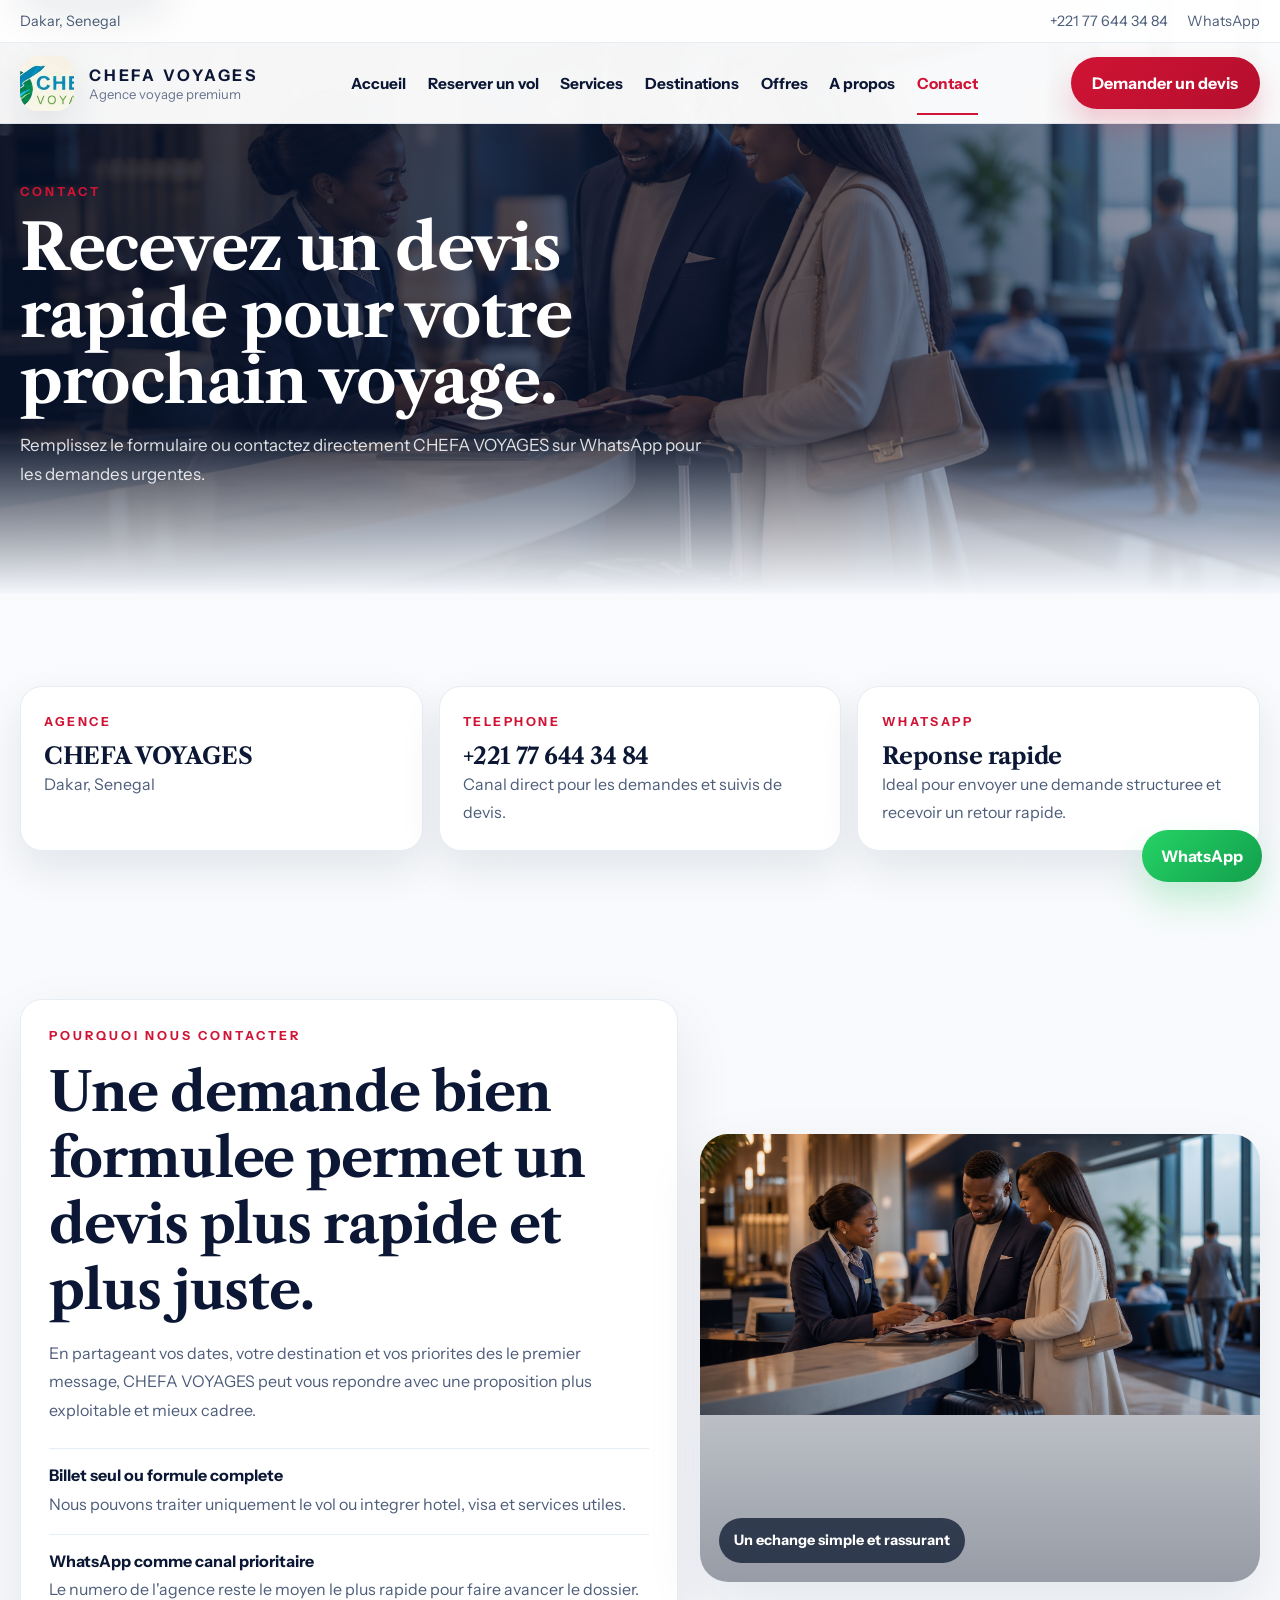
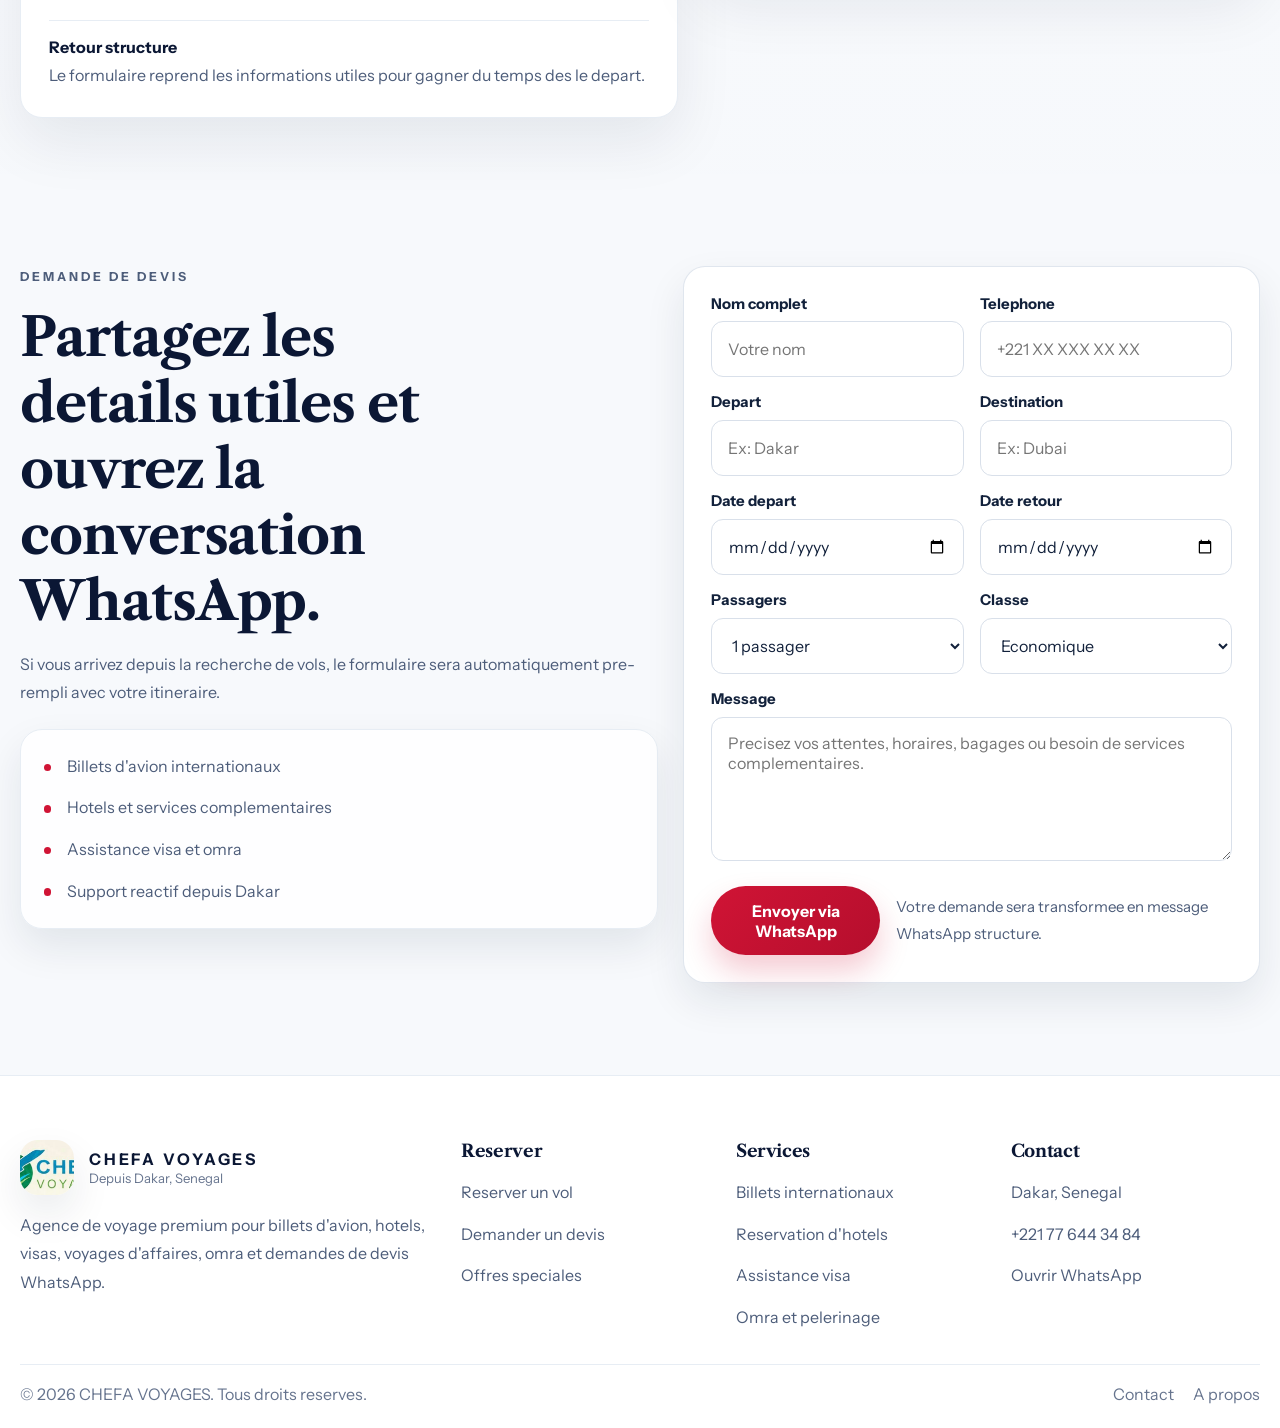
<file: contact.html>
<!DOCTYPE html>
<html lang="fr">
  <head>
    <meta charset="UTF-8" />
    <meta name="viewport" content="width=device-width, initial-scale=1.0" />
    <meta
      name="description"
      content="Contactez CHEFA VOYAGES a Dakar pour demander un devis de billet d'avion ou un accompagnement voyage."
    />
    <title>Contact | CHEFA VOYAGES</title>
    <link rel="preconnect" href="https://fonts.googleapis.com" />
    <link rel="preconnect" href="https://fonts.gstatic.com" crossorigin />
    <link
      href="https://fonts.googleapis.com/css2?family=Instrument+Sans:wght@400;500;600;700;800&family=Libre+Caslon+Text:wght@400;700&display=swap"
      rel="stylesheet"
    />
    <link rel="stylesheet" href="styles.css" />
  </head>
  <body data-page="contact">
    <a class="skip-link" href="#main-content">Aller au contenu</a>

    <header class="site-header" id="top">
      <div class="top-strip">
        <div class="container top-strip-inner">
          <p>Dakar, Senegal</p>
          <div class="top-strip-links">
            <a href="tel:+221776443484">+221 77 644 34 84</a>
            <a
              href="https://wa.me/221776443484?text=Bonjour%20CHEFA%20VOYAGES%2C%20je%20souhaite%20avoir%20un%20devis%20pour%20un%20billet%20d%27avion."
              target="_blank"
              rel="noreferrer"
            >
              WhatsApp
            </a>
          </div>
        </div>
      </div>

      <div class="container header-main">
        <a class="brand" href="/" aria-label="CHEFA VOYAGES - Retour a l'accueil">
          <img src="assets/chefa-voyages-logo.jpeg" alt="Logo CHEFA VOYAGES" />
          <span class="brand-copy">
            <strong>CHEFA VOYAGES</strong>
            <small>Agence voyage premium</small>
          </span>
        </a>

        <button
          class="menu-toggle"
          type="button"
          aria-expanded="false"
          aria-controls="site-nav"
          aria-label="Ouvrir le menu"
        >
          <span></span>
          <span></span>
          <span></span>
        </button>

        <nav class="primary-nav" id="site-nav" aria-label="Navigation principale">
          <a data-nav="accueil" href="/">Accueil</a>
          <a data-nav="vols" href="/vols">Reserver un vol</a>
          <a data-nav="services" href="/services">Services</a>
          <a data-nav="destinations" href="/destinations">Destinations</a>
          <a data-nav="offres" href="/offres">Offres</a>
          <a data-nav="a-propos" href="/a-propos">A propos</a>
          <a data-nav="contact" href="/contact">Contact</a>
        </nav>

        <a class="button button-primary header-cta" href="/contact">Demander un devis</a>
      </div>
    </header>

    <main id="main-content">
      <section class="page-hero page-hero-contact">
        <div class="page-hero-backdrop"></div>
        <div class="container page-hero-content">
          <div data-reveal>
            <p class="eyebrow">Contact</p>
            <h1>Recevez un devis rapide pour votre prochain voyage.</h1>
            <p class="lead">
              Remplissez le formulaire ou contactez directement CHEFA VOYAGES
              sur WhatsApp pour les demandes urgentes.
            </p>
          </div>
        </div>
      </section>

      <section class="section">
        <div class="container contact-card-grid">
          <article class="contact-card" data-reveal>
            <span class="info-card-label">Agence</span>
            <h3>CHEFA VOYAGES</h3>
            <p>Dakar, Senegal</p>
          </article>
          <article class="contact-card" data-reveal>
            <span class="info-card-label">Telephone</span>
            <h3><a href="tel:+221776443484">+221 77 644 34 84</a></h3>
            <p>Canal direct pour les demandes et suivis de devis.</p>
          </article>
          <article class="contact-card" data-reveal>
            <span class="info-card-label">WhatsApp</span>
            <h3>Reponse rapide</h3>
            <p>Ideal pour envoyer une demande structuree et recevoir un retour rapide.</p>
          </article>
        </div>
      </section>

      <section class="section section-tight">
        <div class="container showcase-band">
          <article class="showcase-card" data-reveal>
            <p class="eyebrow">Pourquoi nous contacter</p>
            <h2>Une demande bien formulee permet un devis plus rapide et plus juste.</h2>
            <p class="body-copy">
              En partageant vos dates, votre destination et vos priorites
              des le premier message, CHEFA VOYAGES peut vous repondre avec une
              proposition plus exploitable et mieux cadree.
            </p>

            <div class="feature-list">
              <article>
                <strong>Billet seul ou formule complete</strong>
                <span>Nous pouvons traiter uniquement le vol ou integrer hotel, visa et services utiles.</span>
              </article>
              <article>
                <strong>WhatsApp comme canal prioritaire</strong>
                <span>Le numero de l'agence reste le moyen le plus rapide pour faire avancer le dossier.</span>
              </article>
              <article>
                <strong>Retour structure</strong>
                <span>Le formulaire reprend les informations utiles pour gagner du temps des le depart.</span>
              </article>
            </div>
          </article>

          <figure class="media-frame media-frame-large" data-reveal>
            <img
              src="assets/concierge-service-premium-ai.png"
              alt="Agent de voyage premium en train d'accompagner un couple"
              loading="lazy"
            />
            <figcaption class="media-caption">Un echange simple et rassurant</figcaption>
          </figure>
        </div>
      </section>

      <section class="section section-muted">
        <div class="container contact-layout">
          <div class="contact-layout-copy" data-reveal>
            <p class="eyebrow">Demande de devis</p>
            <h2>Partagez les details utiles et ouvrez la conversation WhatsApp.</h2>
            <p>
              Si vous arrivez depuis la recherche de vols, le formulaire sera
              automatiquement pre-rempli avec votre itineraire.
            </p>
            <div class="checklist-card checklist-card-soft">
              <ul class="checklist">
                <li>Billets d'avion internationaux</li>
                <li>Hotels et services complementaires</li>
                <li>Assistance visa et omra</li>
                <li>Support reactif depuis Dakar</li>
              </ul>
            </div>
          </div>

          <form class="quote-form" id="contact-quote-form" data-quote-form data-reveal>
            <input type="hidden" name="trip_type" value="roundtrip" />

            <div class="quote-grid">
              <label class="field">
                <span>Nom complet</span>
                <input type="text" name="name" placeholder="Votre nom" required />
              </label>
              <label class="field">
                <span>Telephone</span>
                <input type="tel" name="phone" placeholder="+221 XX XXX XX XX" required />
              </label>
              <label class="field">
                <span>Depart</span>
                <input type="text" name="departure" placeholder="Ex: Dakar" required />
              </label>
              <label class="field">
                <span>Destination</span>
                <input type="text" name="destination" placeholder="Ex: Dubai" required />
              </label>
              <label class="field">
                <span>Date depart</span>
                <input type="date" name="depart_date" required />
              </label>
              <label class="field">
                <span>Date retour</span>
                <input type="date" name="return_date" />
              </label>
              <label class="field">
                <span>Passagers</span>
                <select name="passengers">
                  <option value="1">1 passager</option>
                  <option value="2">2 passagers</option>
                  <option value="3">3 passagers</option>
                  <option value="4">4 passagers</option>
                  <option value="5+">5 passagers et +</option>
                </select>
              </label>
              <label class="field">
                <span>Classe</span>
                <select name="travel_class">
                  <option value="Economique">Economique</option>
                  <option value="Premium">Premium</option>
                  <option value="Affaires">Affaires</option>
                  <option value="Premiere">Premiere</option>
                </select>
              </label>
            </div>

            <label class="field field-full">
              <span>Message</span>
              <textarea
                name="message"
                rows="5"
                placeholder="Precisez vos attentes, horaires, bagages ou besoin de services complementaires."
              ></textarea>
            </label>

            <div class="quote-submit">
              <button class="button button-primary" type="submit">Envoyer via WhatsApp</button>
              <p class="form-note" data-quote-feedback>
                Votre demande sera transformee en message WhatsApp structure.
              </p>
            </div>
          </form>
        </div>
      </section>
    </main>

    <footer class="site-footer">
      <div class="container footer-grid">
        <div class="footer-brand-block">
          <a class="brand brand-footer" href="/">
            <img src="assets/chefa-voyages-logo.jpeg" alt="Logo CHEFA VOYAGES" />
            <span class="brand-copy">
              <strong>CHEFA VOYAGES</strong>
              <small>Depuis Dakar, Senegal</small>
            </span>
          </a>
          <p>
            Agence de voyage premium pour billets d'avion, hotels, visas,
            voyages d'affaires, omra et demandes de devis WhatsApp.
          </p>
        </div>

        <div>
          <h3>Reserver</h3>
          <ul>
            <li><a href="/vols">Reserver un vol</a></li>
            <li><a href="/contact">Demander un devis</a></li>
            <li><a href="/offres">Offres speciales</a></li>
          </ul>
        </div>

        <div>
          <h3>Services</h3>
          <ul>
            <li><a href="/services">Billets internationaux</a></li>
            <li><a href="/services">Reservation d'hotels</a></li>
            <li><a href="/services">Assistance visa</a></li>
            <li><a href="/services">Omra et pelerinage</a></li>
          </ul>
        </div>

        <div>
          <h3>Contact</h3>
          <ul>
            <li>Dakar, Senegal</li>
            <li><a href="tel:+221776443484">+221 77 644 34 84</a></li>
            <li>
              <a
                href="https://wa.me/221776443484?text=Bonjour%20CHEFA%20VOYAGES%2C%20je%20souhaite%20avoir%20un%20devis%20pour%20un%20billet%20d%27avion."
                target="_blank"
                rel="noreferrer"
              >
                Ouvrir WhatsApp
              </a>
            </li>
          </ul>
        </div>
      </div>

      <div class="container footer-bottom">
        <p>&copy; <span data-year></span> CHEFA VOYAGES. Tous droits reserves.</p>
        <div class="footer-bottom-links">
          <a href="/contact">Contact</a>
          <a href="/a-propos">A propos</a>
        </div>
      </div>
    </footer>

    <a
      class="whatsapp-float"
      href="https://wa.me/221776443484?text=Bonjour%20CHEFA%20VOYAGES%2C%20je%20souhaite%20avoir%20un%20devis%20pour%20un%20billet%20d%27avion."
      target="_blank"
      rel="noreferrer"
      aria-label="Contacter CHEFA VOYAGES sur WhatsApp"
    >
      <span>WhatsApp</span>
    </a>

    <script src="script.js"></script>
  </body>
</html>
</file>
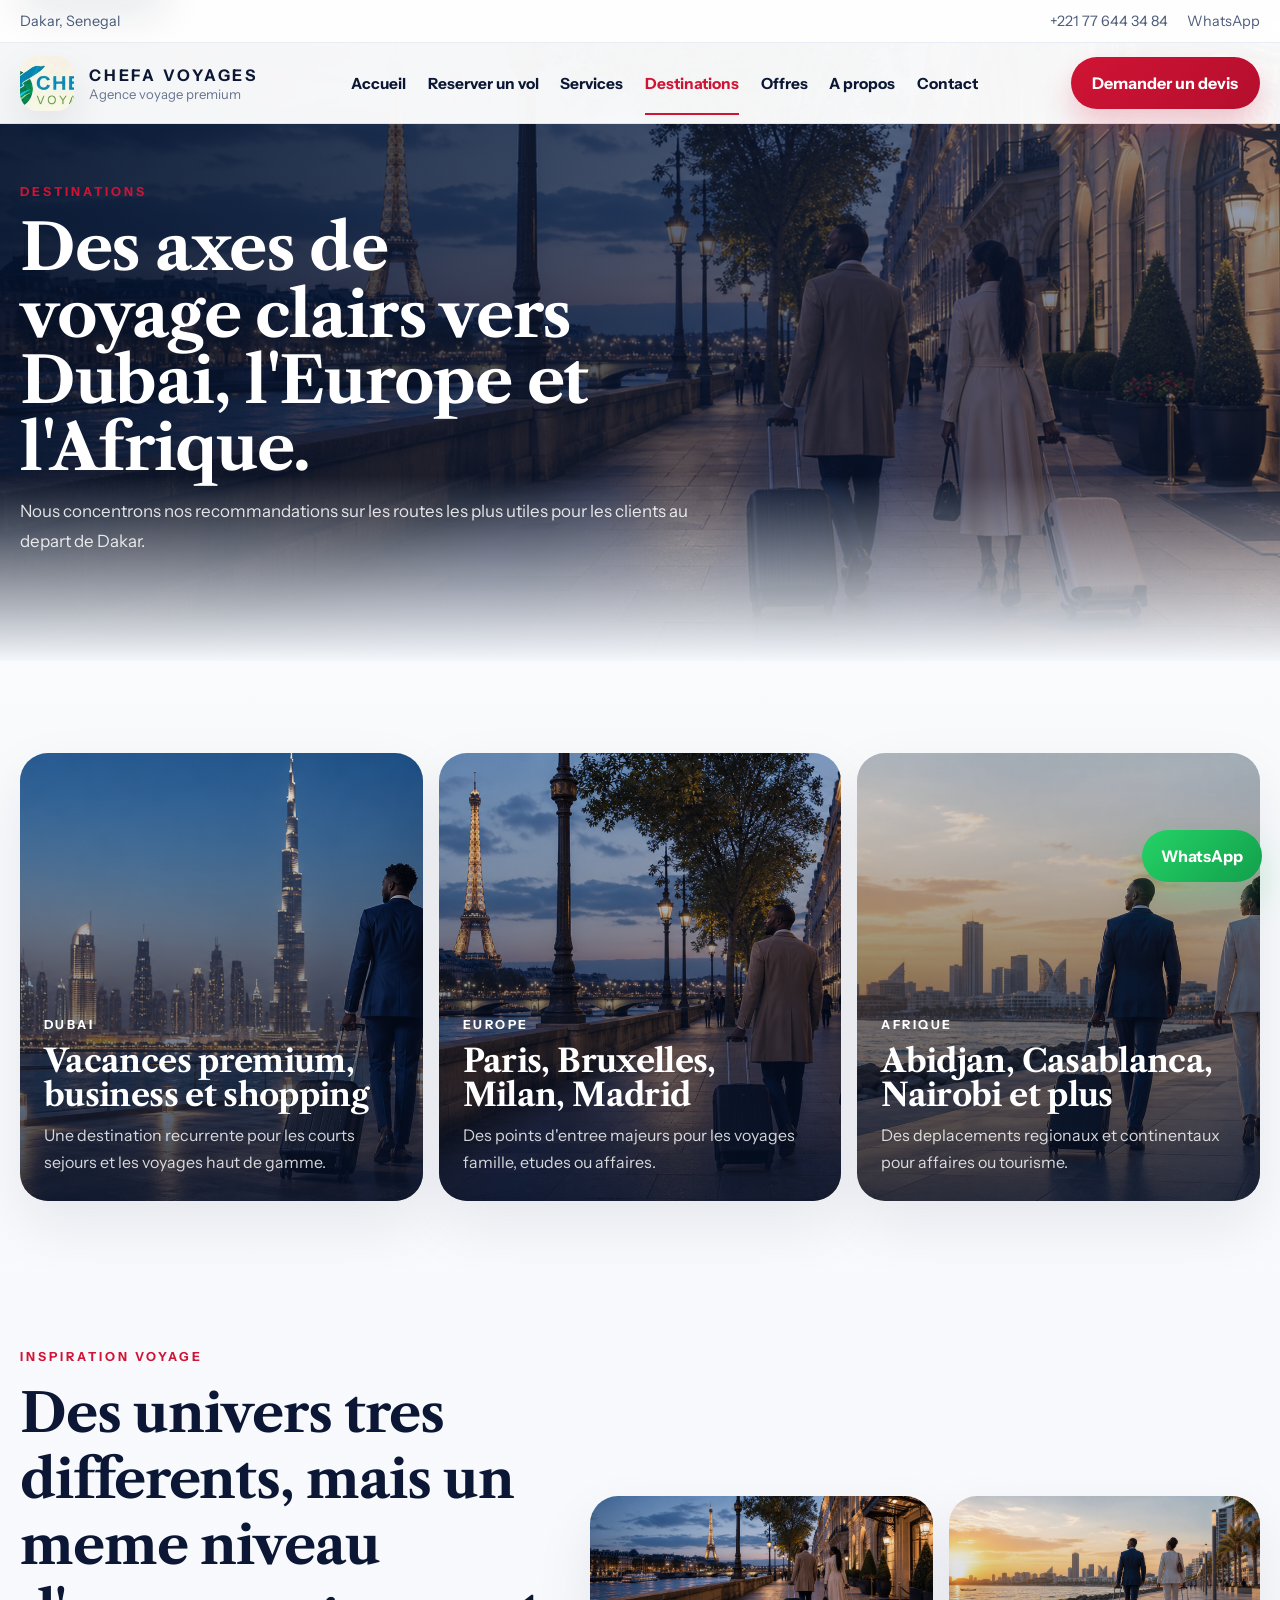
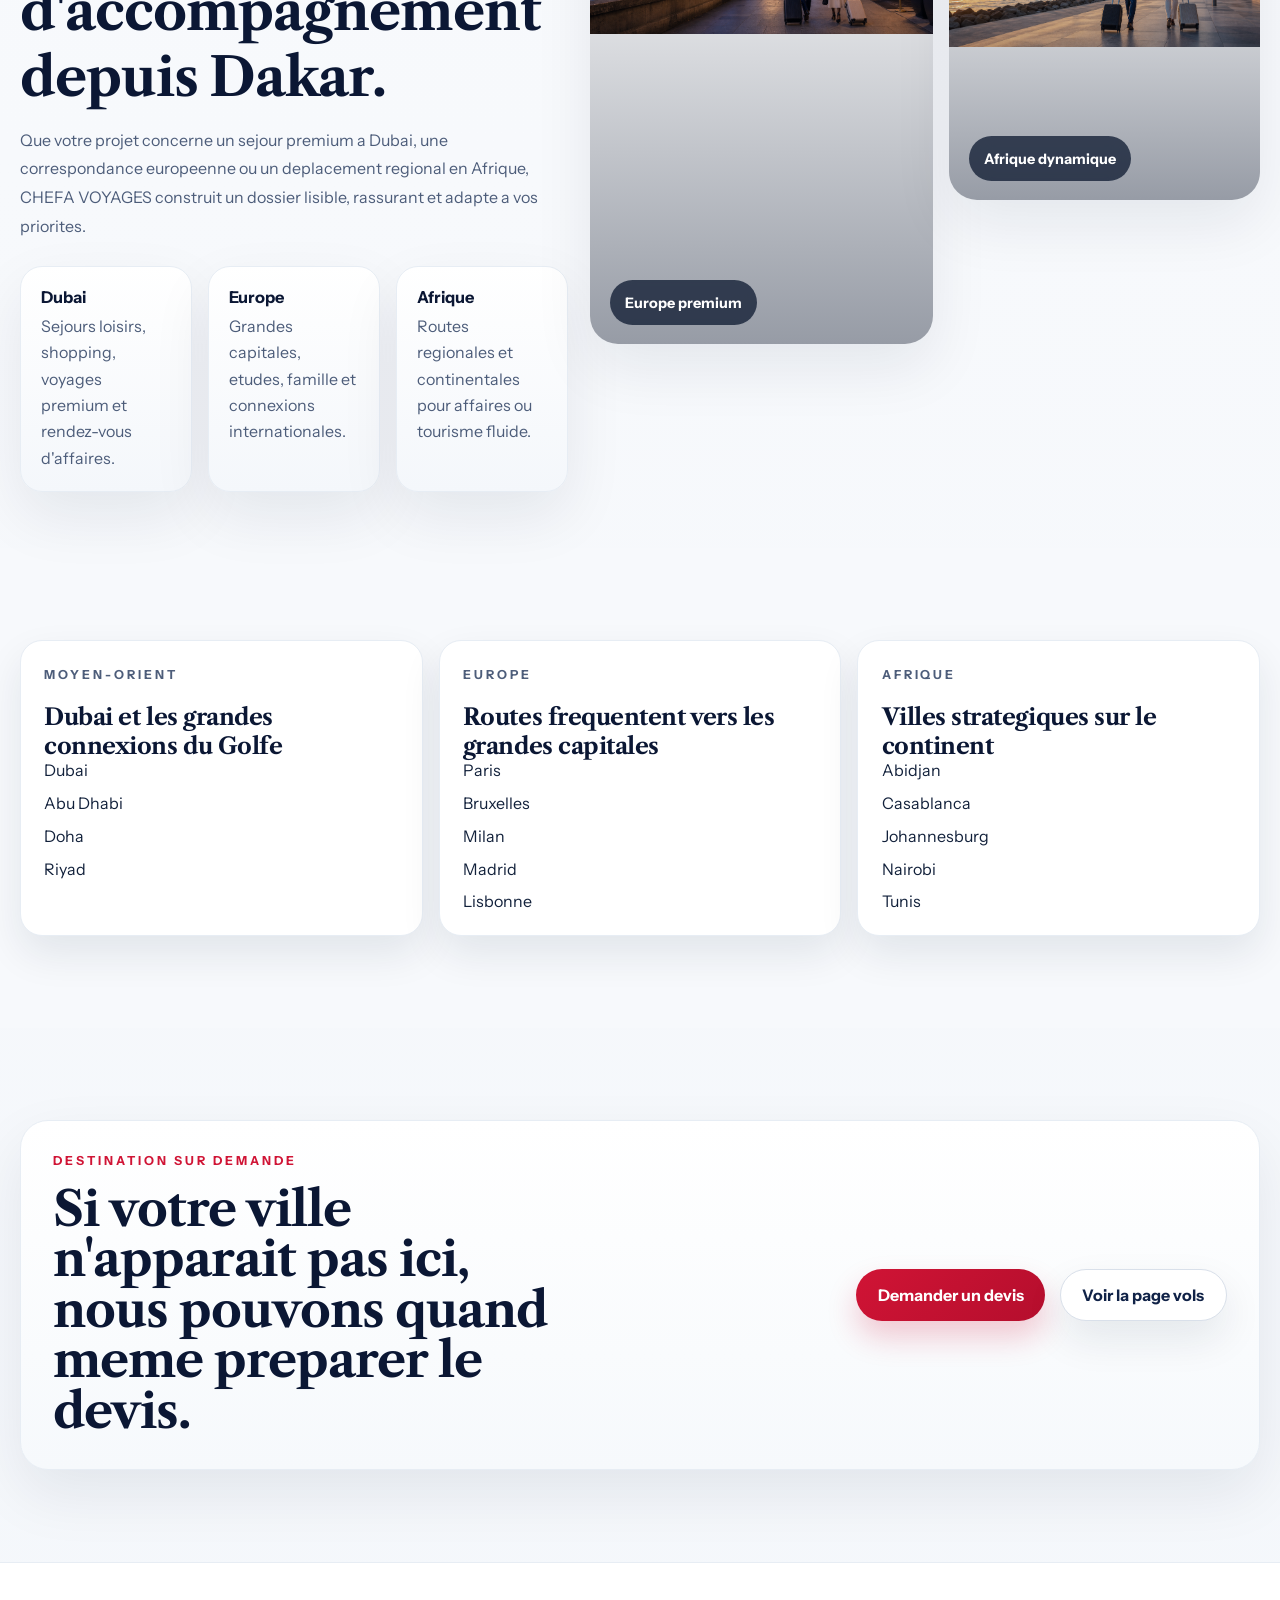
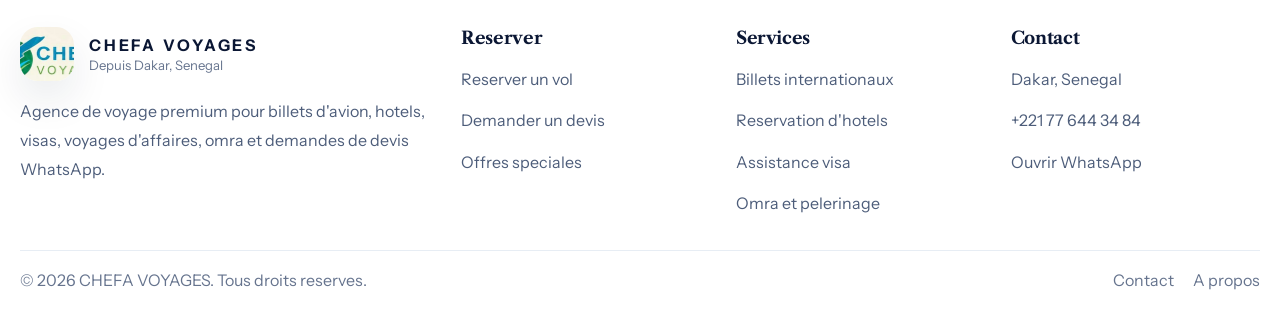
<file: destinations.html>
<!DOCTYPE html>
<html lang="fr">
  <head>
    <meta charset="UTF-8" />
    <meta name="viewport" content="width=device-width, initial-scale=1.0" />
    <meta
      name="description"
      content="Consultez les destinations CHEFA VOYAGES au depart de Dakar: Dubai, Europe et Afrique."
    />
    <title>Destinations | CHEFA VOYAGES</title>
    <link rel="preconnect" href="https://fonts.googleapis.com" />
    <link rel="preconnect" href="https://fonts.gstatic.com" crossorigin />
    <link
      href="https://fonts.googleapis.com/css2?family=Instrument+Sans:wght@400;500;600;700;800&family=Libre+Caslon+Text:wght@400;700&display=swap"
      rel="stylesheet"
    />
    <link rel="stylesheet" href="styles.css" />
  </head>
  <body data-page="destinations">
    <a class="skip-link" href="#main-content">Aller au contenu</a>

    <header class="site-header" id="top">
      <div class="top-strip">
        <div class="container top-strip-inner">
          <p>Dakar, Senegal</p>
          <div class="top-strip-links">
            <a href="tel:+221776443484">+221 77 644 34 84</a>
            <a
              href="https://wa.me/221776443484?text=Bonjour%20CHEFA%20VOYAGES%2C%20je%20souhaite%20avoir%20un%20devis%20pour%20un%20billet%20d%27avion."
              target="_blank"
              rel="noreferrer"
            >
              WhatsApp
            </a>
          </div>
        </div>
      </div>

      <div class="container header-main">
        <a class="brand" href="/" aria-label="CHEFA VOYAGES - Retour a l'accueil">
          <img src="assets/chefa-voyages-logo.jpeg" alt="Logo CHEFA VOYAGES" />
          <span class="brand-copy">
            <strong>CHEFA VOYAGES</strong>
            <small>Agence voyage premium</small>
          </span>
        </a>

        <button
          class="menu-toggle"
          type="button"
          aria-expanded="false"
          aria-controls="site-nav"
          aria-label="Ouvrir le menu"
        >
          <span></span>
          <span></span>
          <span></span>
        </button>

        <nav class="primary-nav" id="site-nav" aria-label="Navigation principale">
          <a data-nav="accueil" href="/">Accueil</a>
          <a data-nav="vols" href="/vols">Reserver un vol</a>
          <a data-nav="services" href="/services">Services</a>
          <a data-nav="destinations" href="/destinations">Destinations</a>
          <a data-nav="offres" href="/offres">Offres</a>
          <a data-nav="a-propos" href="/a-propos">A propos</a>
          <a data-nav="contact" href="/contact">Contact</a>
        </nav>

        <a class="button button-primary header-cta" href="/contact">Demander un devis</a>
      </div>
    </header>

    <main id="main-content">
      <section class="page-hero page-hero-destinations">
        <div class="page-hero-backdrop"></div>
        <div class="container page-hero-content">
          <div data-reveal>
            <p class="eyebrow">Destinations</p>
            <h1>Des axes de voyage clairs vers Dubai, l'Europe et l'Afrique.</h1>
            <p class="lead">
              Nous concentrons nos recommandations sur les routes les plus utiles
              pour les clients au depart de Dakar.
            </p>
          </div>
        </div>
      </section>

      <section class="section">
        <div class="container destination-grid">
          <article class="destination-panel destination-panel-dubai" data-reveal>
            <div class="destination-panel-content">
              <p class="promo-label">Dubai</p>
              <h2>Vacances premium, business et shopping</h2>
              <p>Une destination recurrente pour les courts sejours et les voyages haut de gamme.</p>
            </div>
          </article>
          <article class="destination-panel destination-panel-europe" data-reveal>
            <div class="destination-panel-content">
              <p class="promo-label">Europe</p>
              <h2>Paris, Bruxelles, Milan, Madrid</h2>
              <p>Des points d'entree majeurs pour les voyages famille, etudes ou affaires.</p>
            </div>
          </article>
          <article class="destination-panel destination-panel-africa" data-reveal>
            <div class="destination-panel-content">
              <p class="promo-label">Afrique</p>
              <h2>Abidjan, Casablanca, Nairobi et plus</h2>
              <p>Des deplacements regionaux et continentaux pour affaires ou tourisme.</p>
            </div>
          </article>
        </div>
      </section>

      <section class="section section-tight">
        <div class="container editorial-layout">
          <div class="editorial-copy" data-reveal>
            <p class="eyebrow">Inspiration voyage</p>
            <h2>Des univers tres differents, mais un meme niveau d'accompagnement depuis Dakar.</h2>
            <p class="body-copy">
              Que votre projet concerne un sejour premium a Dubai, une
              correspondance europeenne ou un deplacement regional en Afrique,
              CHEFA VOYAGES construit un dossier lisible, rassurant et adapte a
              vos priorites.
            </p>

            <div class="stat-grid">
              <article class="stat-card">
                <strong>Dubai</strong>
                <span>Sejours loisirs, shopping, voyages premium et rendez-vous d'affaires.</span>
              </article>
              <article class="stat-card">
                <strong>Europe</strong>
                <span>Grandes capitales, etudes, famille et connexions internationales.</span>
              </article>
              <article class="stat-card">
                <strong>Afrique</strong>
                <span>Routes regionales et continentales pour affaires ou tourisme fluide.</span>
              </article>
            </div>
          </div>

          <div class="media-grid">
            <figure class="media-frame media-frame-large" data-reveal>
              <img
                src="assets/europe-paris-premium-ai.png"
                alt="Voyageurs premium en promenade face a la tour Eiffel"
                loading="lazy"
              />
              <figcaption class="media-caption">Europe premium</figcaption>
            </figure>
            <figure class="media-frame" data-reveal>
              <img
                src="assets/africa-coast-premium-ai.png"
                alt="Voyageurs longeant une cote urbaine africaine au coucher du soleil"
                loading="lazy"
              />
              <figcaption class="media-caption">Afrique dynamique</figcaption>
            </figure>
          </div>
        </div>
      </section>

      <section class="section section-muted">
        <div class="container route-columns">
          <article class="list-panel" data-reveal>
            <p class="eyebrow">Moyen-Orient</p>
            <h2>Dubai et les grandes connexions du Golfe</h2>
            <ul class="link-list">
              <li>Dubai</li>
              <li>Abu Dhabi</li>
              <li>Doha</li>
              <li>Riyad</li>
            </ul>
          </article>
          <article class="list-panel" data-reveal>
            <p class="eyebrow">Europe</p>
            <h2>Routes frequentent vers les grandes capitales</h2>
            <ul class="link-list">
              <li>Paris</li>
              <li>Bruxelles</li>
              <li>Milan</li>
              <li>Madrid</li>
              <li>Lisbonne</li>
            </ul>
          </article>
          <article class="list-panel" data-reveal>
            <p class="eyebrow">Afrique</p>
            <h2>Villes strategiques sur le continent</h2>
            <ul class="link-list">
              <li>Abidjan</li>
              <li>Casablanca</li>
              <li>Johannesburg</li>
              <li>Nairobi</li>
              <li>Tunis</li>
            </ul>
          </article>
        </div>
      </section>

      <section class="section">
        <div class="container cta-band" data-reveal>
          <div>
            <p class="eyebrow">Destination sur demande</p>
            <h2>Si votre ville n'apparait pas ici, nous pouvons quand meme preparer le devis.</h2>
          </div>
          <div class="cta-band-actions">
            <a class="button button-primary" href="/contact">Demander un devis</a>
            <a class="button button-neutral" href="/vols">Voir la page vols</a>
          </div>
        </div>
      </section>
    </main>

    <footer class="site-footer">
      <div class="container footer-grid">
        <div class="footer-brand-block">
          <a class="brand brand-footer" href="/">
            <img src="assets/chefa-voyages-logo.jpeg" alt="Logo CHEFA VOYAGES" />
            <span class="brand-copy">
              <strong>CHEFA VOYAGES</strong>
              <small>Depuis Dakar, Senegal</small>
            </span>
          </a>
          <p>
            Agence de voyage premium pour billets d'avion, hotels, visas,
            voyages d'affaires, omra et demandes de devis WhatsApp.
          </p>
        </div>

        <div>
          <h3>Reserver</h3>
          <ul>
            <li><a href="/vols">Reserver un vol</a></li>
            <li><a href="/contact">Demander un devis</a></li>
            <li><a href="/offres">Offres speciales</a></li>
          </ul>
        </div>

        <div>
          <h3>Services</h3>
          <ul>
            <li><a href="/services">Billets internationaux</a></li>
            <li><a href="/services">Reservation d'hotels</a></li>
            <li><a href="/services">Assistance visa</a></li>
            <li><a href="/services">Omra et pelerinage</a></li>
          </ul>
        </div>

        <div>
          <h3>Contact</h3>
          <ul>
            <li>Dakar, Senegal</li>
            <li><a href="tel:+221776443484">+221 77 644 34 84</a></li>
            <li>
              <a
                href="https://wa.me/221776443484?text=Bonjour%20CHEFA%20VOYAGES%2C%20je%20souhaite%20avoir%20un%20devis%20pour%20un%20billet%20d%27avion."
                target="_blank"
                rel="noreferrer"
              >
                Ouvrir WhatsApp
              </a>
            </li>
          </ul>
        </div>
      </div>

      <div class="container footer-bottom">
        <p>&copy; <span data-year></span> CHEFA VOYAGES. Tous droits reserves.</p>
        <div class="footer-bottom-links">
          <a href="/contact">Contact</a>
          <a href="/a-propos">A propos</a>
        </div>
      </div>
    </footer>

    <a
      class="whatsapp-float"
      href="https://wa.me/221776443484?text=Bonjour%20CHEFA%20VOYAGES%2C%20je%20souhaite%20avoir%20un%20devis%20pour%20un%20billet%20d%27avion."
      target="_blank"
      rel="noreferrer"
      aria-label="Contacter CHEFA VOYAGES sur WhatsApp"
    >
      <span>WhatsApp</span>
    </a>

    <script src="script.js"></script>
  </body>
</html>
</file>
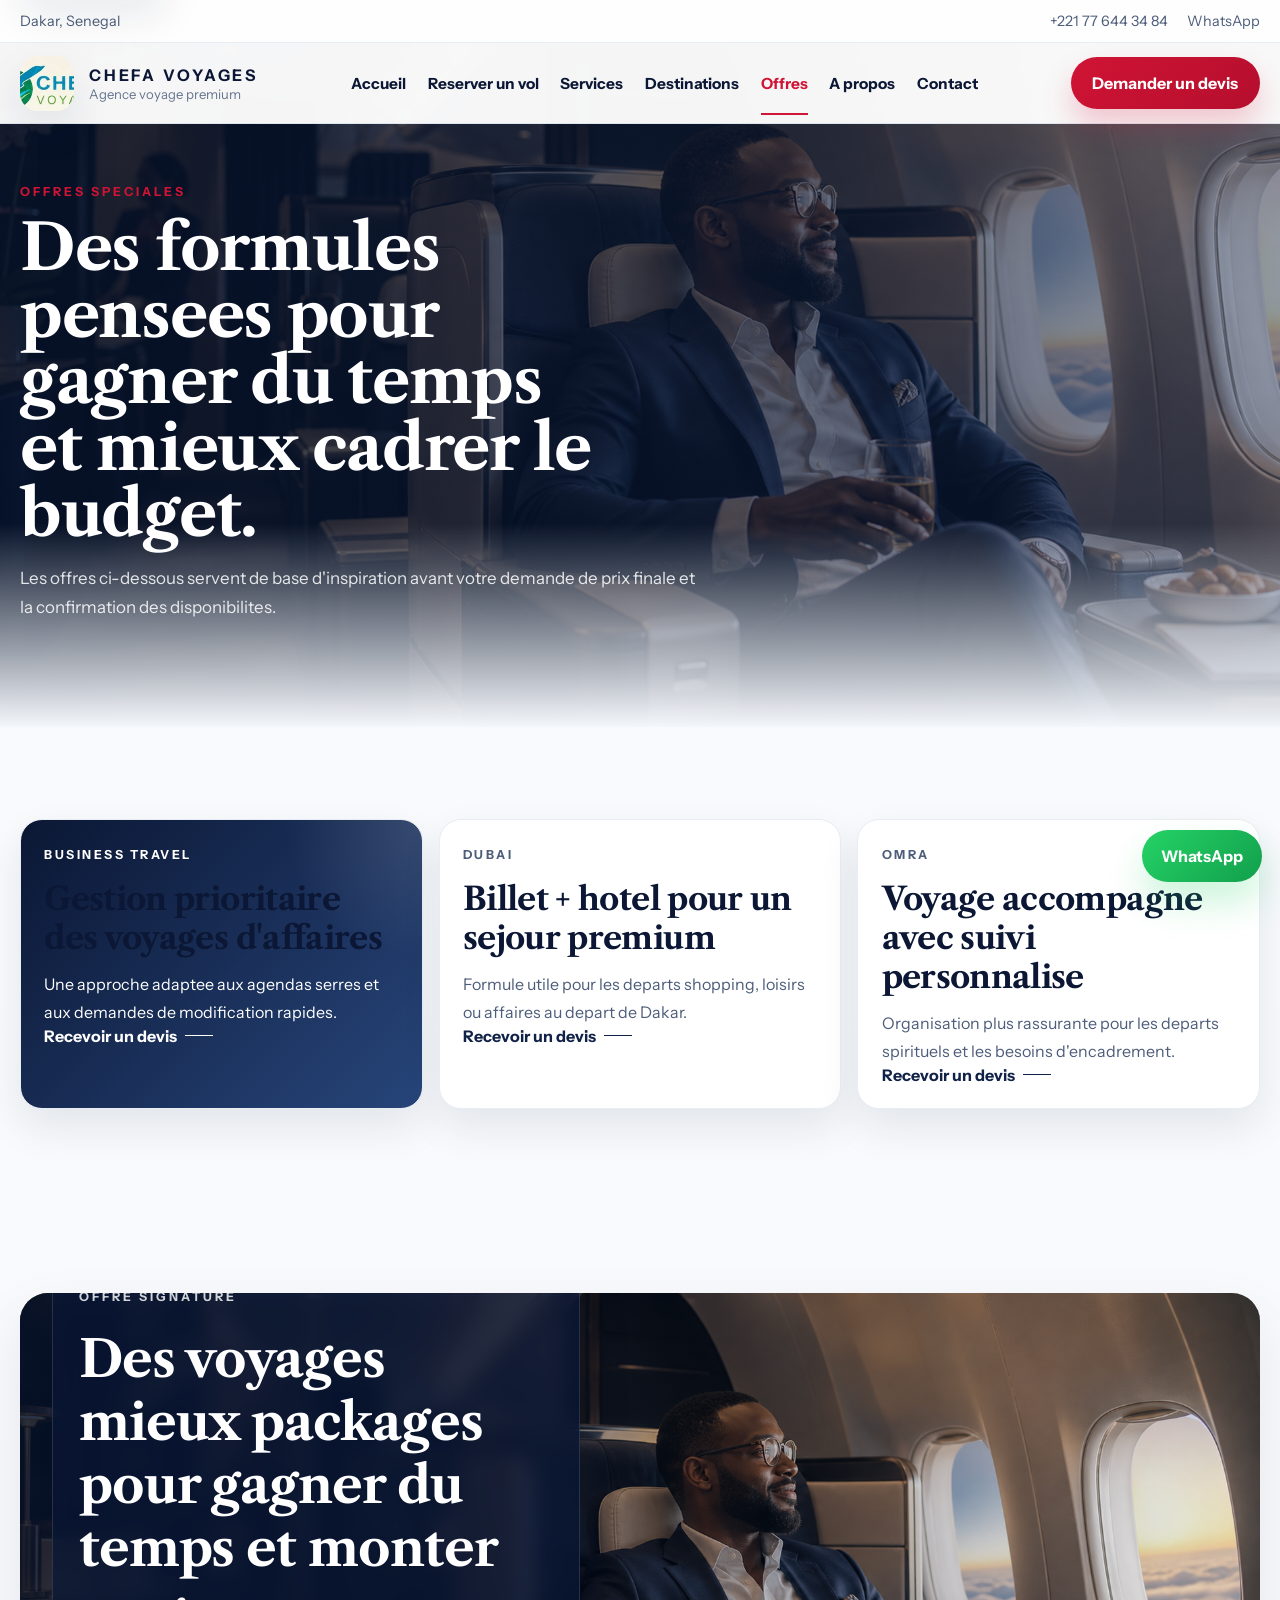
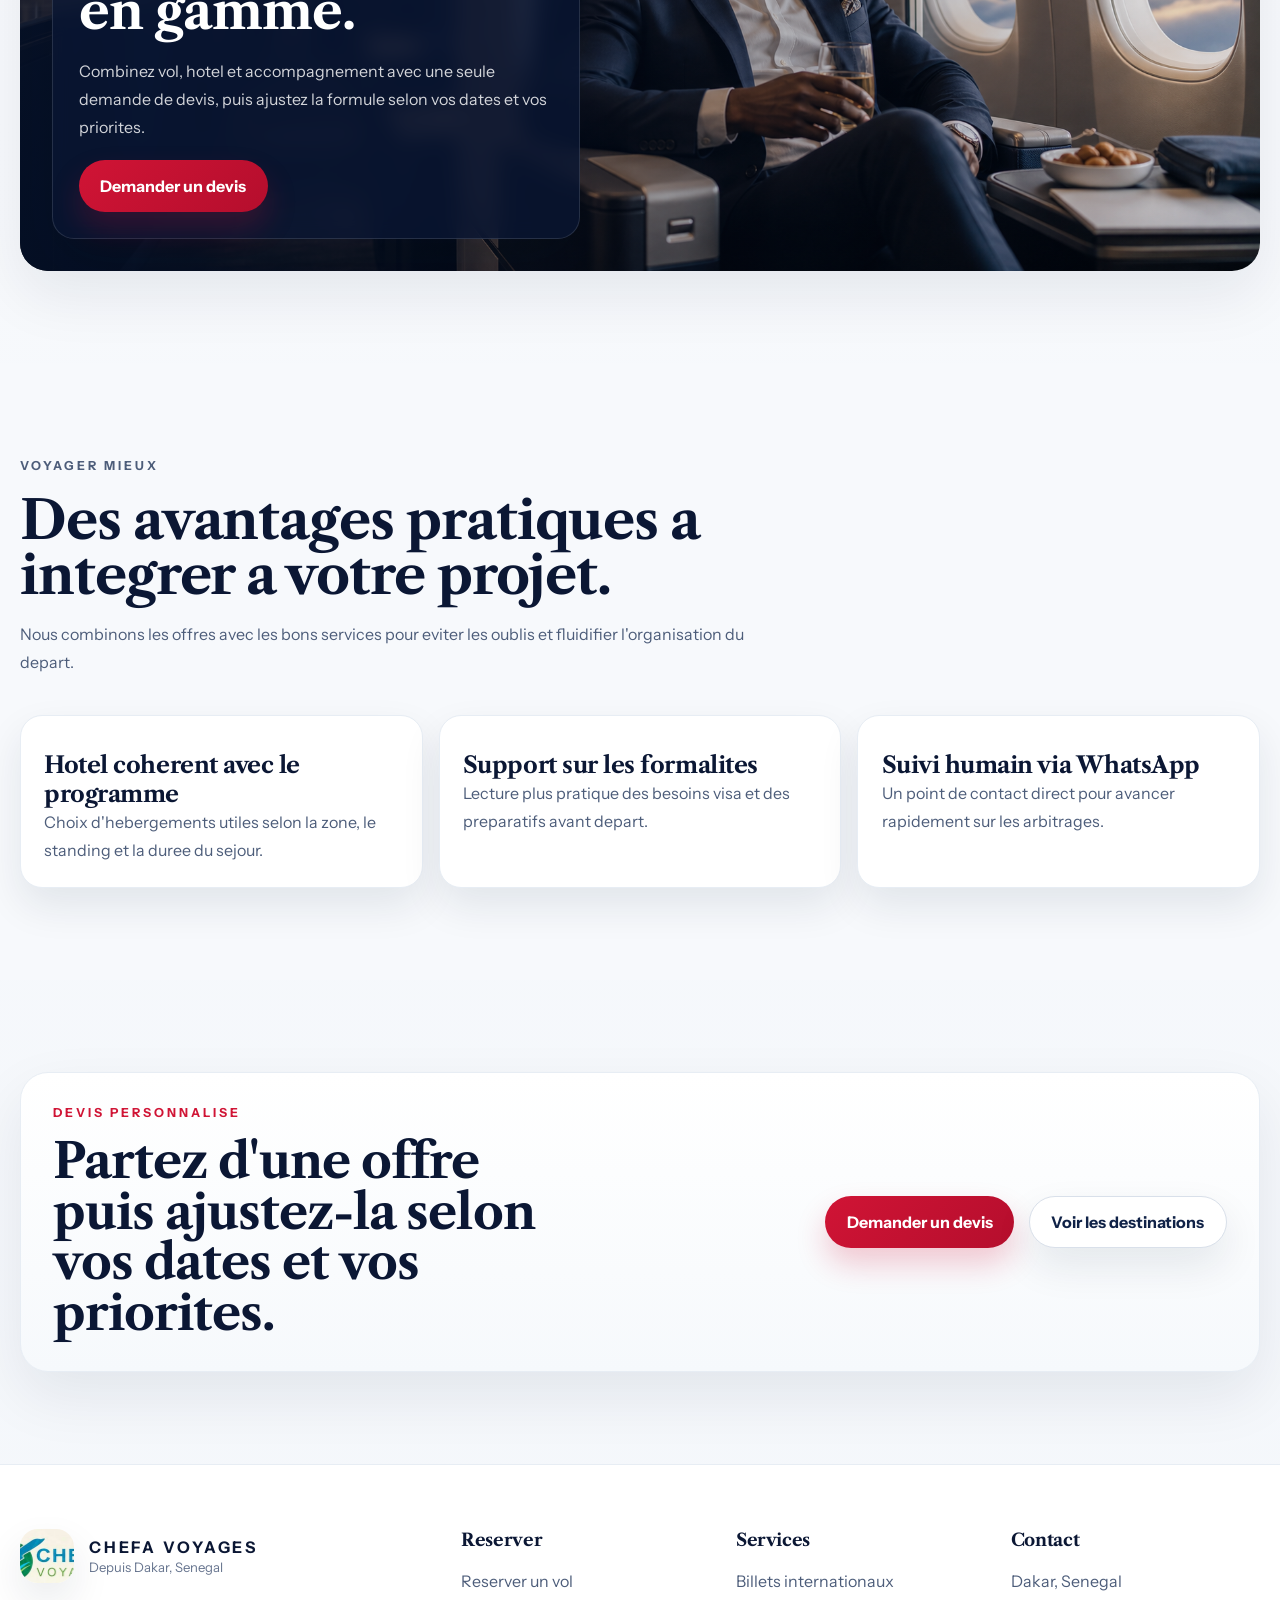
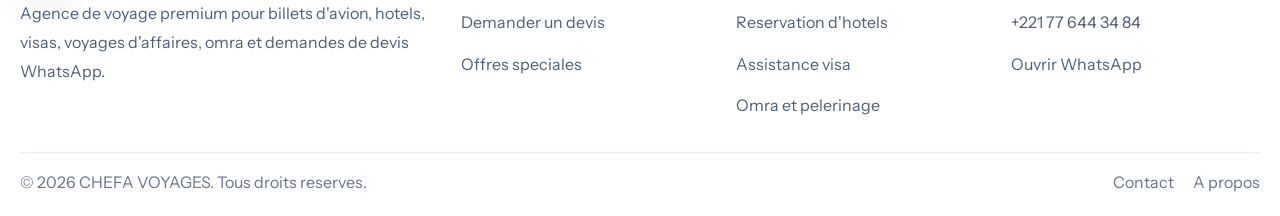
<file: offres.html>
<!DOCTYPE html>
<html lang="fr">
  <head>
    <meta charset="UTF-8" />
    <meta name="viewport" content="width=device-width, initial-scale=1.0" />
    <meta
      name="description"
      content="Consultez les offres speciales CHEFA VOYAGES pour les departs depuis Dakar."
    />
    <title>Offres speciales | CHEFA VOYAGES</title>
    <link rel="preconnect" href="https://fonts.googleapis.com" />
    <link rel="preconnect" href="https://fonts.gstatic.com" crossorigin />
    <link
      href="https://fonts.googleapis.com/css2?family=Instrument+Sans:wght@400;500;600;700;800&family=Libre+Caslon+Text:wght@400;700&display=swap"
      rel="stylesheet"
    />
    <link rel="stylesheet" href="styles.css" />
  </head>
  <body data-page="offres">
    <a class="skip-link" href="#main-content">Aller au contenu</a>

    <header class="site-header" id="top">
      <div class="top-strip">
        <div class="container top-strip-inner">
          <p>Dakar, Senegal</p>
          <div class="top-strip-links">
            <a href="tel:+221776443484">+221 77 644 34 84</a>
            <a
              href="https://wa.me/221776443484?text=Bonjour%20CHEFA%20VOYAGES%2C%20je%20souhaite%20avoir%20un%20devis%20pour%20un%20billet%20d%27avion."
              target="_blank"
              rel="noreferrer"
            >
              WhatsApp
            </a>
          </div>
        </div>
      </div>

      <div class="container header-main">
        <a class="brand" href="/" aria-label="CHEFA VOYAGES - Retour a l'accueil">
          <img src="assets/chefa-voyages-logo.jpeg" alt="Logo CHEFA VOYAGES" />
          <span class="brand-copy">
            <strong>CHEFA VOYAGES</strong>
            <small>Agence voyage premium</small>
          </span>
        </a>

        <button
          class="menu-toggle"
          type="button"
          aria-expanded="false"
          aria-controls="site-nav"
          aria-label="Ouvrir le menu"
        >
          <span></span>
          <span></span>
          <span></span>
        </button>

        <nav class="primary-nav" id="site-nav" aria-label="Navigation principale">
          <a data-nav="accueil" href="/">Accueil</a>
          <a data-nav="vols" href="/vols">Reserver un vol</a>
          <a data-nav="services" href="/services">Services</a>
          <a data-nav="destinations" href="/destinations">Destinations</a>
          <a data-nav="offres" href="/offres">Offres</a>
          <a data-nav="a-propos" href="/a-propos">A propos</a>
          <a data-nav="contact" href="/contact">Contact</a>
        </nav>

        <a class="button button-primary header-cta" href="/contact">Demander un devis</a>
      </div>
    </header>

    <main id="main-content">
      <section class="page-hero page-hero-offers">
        <div class="page-hero-backdrop"></div>
        <div class="container page-hero-content">
          <div data-reveal>
            <p class="eyebrow">Offres speciales</p>
            <h1>Des formules pensees pour gagner du temps et mieux cadrer le budget.</h1>
            <p class="lead">
              Les offres ci-dessous servent de base d'inspiration avant votre
              demande de prix finale et la confirmation des disponibilites.
            </p>
          </div>
        </div>
      </section>

      <section class="section">
        <div class="container offer-grid">
          <article class="offer-card offer-card-dark" data-reveal>
            <p class="promo-label">Business travel</p>
            <h2>Gestion prioritaire des voyages d'affaires</h2>
            <p>
              Une approche adaptee aux agendas serres et aux demandes de
              modification rapides.
            </p>
            <a class="text-link text-link-light" href="/contact">Recevoir un devis</a>
          </article>
          <article class="offer-card" data-reveal>
            <p class="promo-label">Dubai</p>
            <h2>Billet + hotel pour un sejour premium</h2>
            <p>
              Formule utile pour les departs shopping, loisirs ou affaires au
              depart de Dakar.
            </p>
            <a class="text-link" href="/contact">Recevoir un devis</a>
          </article>
          <article class="offer-card" data-reveal>
            <p class="promo-label">Omra</p>
            <h2>Voyage accompagne avec suivi personnalise</h2>
            <p>
              Organisation plus rassurante pour les departs spirituels et les
              besoins d'encadrement.
            </p>
            <a class="text-link" href="/contact">Recevoir un devis</a>
          </article>
        </div>
      </section>

      <section class="section">
        <div class="container">
          <div class="offer-spotlight" data-reveal>
            <img
              src="assets/cabin-premium-ai.png"
              alt="Voyageur profitant d'une experience premium en cabine"
              loading="lazy"
            />
            <div class="offer-spotlight-card">
              <p class="eyebrow eyebrow-light">Offre signature</p>
              <h2>Des voyages mieux packages pour gagner du temps et monter en gamme.</h2>
              <p>
                Combinez vol, hotel et accompagnement avec une seule demande de
                devis, puis ajustez la formule selon vos dates et vos priorites.
              </p>
              <a class="button button-primary" href="/contact">Demander un devis</a>
            </div>
          </div>
        </div>
      </section>

      <section class="section section-muted">
        <div class="container">
          <div class="section-heading" data-reveal>
            <p class="eyebrow">Voyager mieux</p>
            <h2>Des avantages pratiques a integrer a votre projet.</h2>
            <p>
              Nous combinons les offres avec les bons services pour eviter les
              oublis et fluidifier l'organisation du depart.
            </p>
          </div>

          <div class="benefit-grid">
            <article class="benefit-card" data-reveal>
              <h3>Hotel coherent avec le programme</h3>
              <p>Choix d'hebergements utiles selon la zone, le standing et la duree du sejour.</p>
            </article>
            <article class="benefit-card" data-reveal>
              <h3>Support sur les formalites</h3>
              <p>Lecture plus pratique des besoins visa et des preparatifs avant depart.</p>
            </article>
            <article class="benefit-card" data-reveal>
              <h3>Suivi humain via WhatsApp</h3>
              <p>Un point de contact direct pour avancer rapidement sur les arbitrages.</p>
            </article>
          </div>
        </div>
      </section>

      <section class="section">
        <div class="container cta-band" data-reveal>
          <div>
            <p class="eyebrow">Devis personnalise</p>
            <h2>Partez d'une offre puis ajustez-la selon vos dates et vos priorites.</h2>
          </div>
          <div class="cta-band-actions">
            <a class="button button-primary" href="/contact">Demander un devis</a>
            <a class="button button-neutral" href="/destinations">Voir les destinations</a>
          </div>
        </div>
      </section>
    </main>

    <footer class="site-footer">
      <div class="container footer-grid">
        <div class="footer-brand-block">
          <a class="brand brand-footer" href="/">
            <img src="assets/chefa-voyages-logo.jpeg" alt="Logo CHEFA VOYAGES" />
            <span class="brand-copy">
              <strong>CHEFA VOYAGES</strong>
              <small>Depuis Dakar, Senegal</small>
            </span>
          </a>
          <p>
            Agence de voyage premium pour billets d'avion, hotels, visas,
            voyages d'affaires, omra et demandes de devis WhatsApp.
          </p>
        </div>

        <div>
          <h3>Reserver</h3>
          <ul>
            <li><a href="/vols">Reserver un vol</a></li>
            <li><a href="/contact">Demander un devis</a></li>
            <li><a href="/offres">Offres speciales</a></li>
          </ul>
        </div>

        <div>
          <h3>Services</h3>
          <ul>
            <li><a href="/services">Billets internationaux</a></li>
            <li><a href="/services">Reservation d'hotels</a></li>
            <li><a href="/services">Assistance visa</a></li>
            <li><a href="/services">Omra et pelerinage</a></li>
          </ul>
        </div>

        <div>
          <h3>Contact</h3>
          <ul>
            <li>Dakar, Senegal</li>
            <li><a href="tel:+221776443484">+221 77 644 34 84</a></li>
            <li>
              <a
                href="https://wa.me/221776443484?text=Bonjour%20CHEFA%20VOYAGES%2C%20je%20souhaite%20avoir%20un%20devis%20pour%20un%20billet%20d%27avion."
                target="_blank"
                rel="noreferrer"
              >
                Ouvrir WhatsApp
              </a>
            </li>
          </ul>
        </div>
      </div>

      <div class="container footer-bottom">
        <p>&copy; <span data-year></span> CHEFA VOYAGES. Tous droits reserves.</p>
        <div class="footer-bottom-links">
          <a href="/contact">Contact</a>
          <a href="/a-propos">A propos</a>
        </div>
      </div>
    </footer>

    <a
      class="whatsapp-float"
      href="https://wa.me/221776443484?text=Bonjour%20CHEFA%20VOYAGES%2C%20je%20souhaite%20avoir%20un%20devis%20pour%20un%20billet%20d%27avion."
      target="_blank"
      rel="noreferrer"
      aria-label="Contacter CHEFA VOYAGES sur WhatsApp"
    >
      <span>WhatsApp</span>
    </a>

    <script src="script.js"></script>
  </body>
</html>
</file>
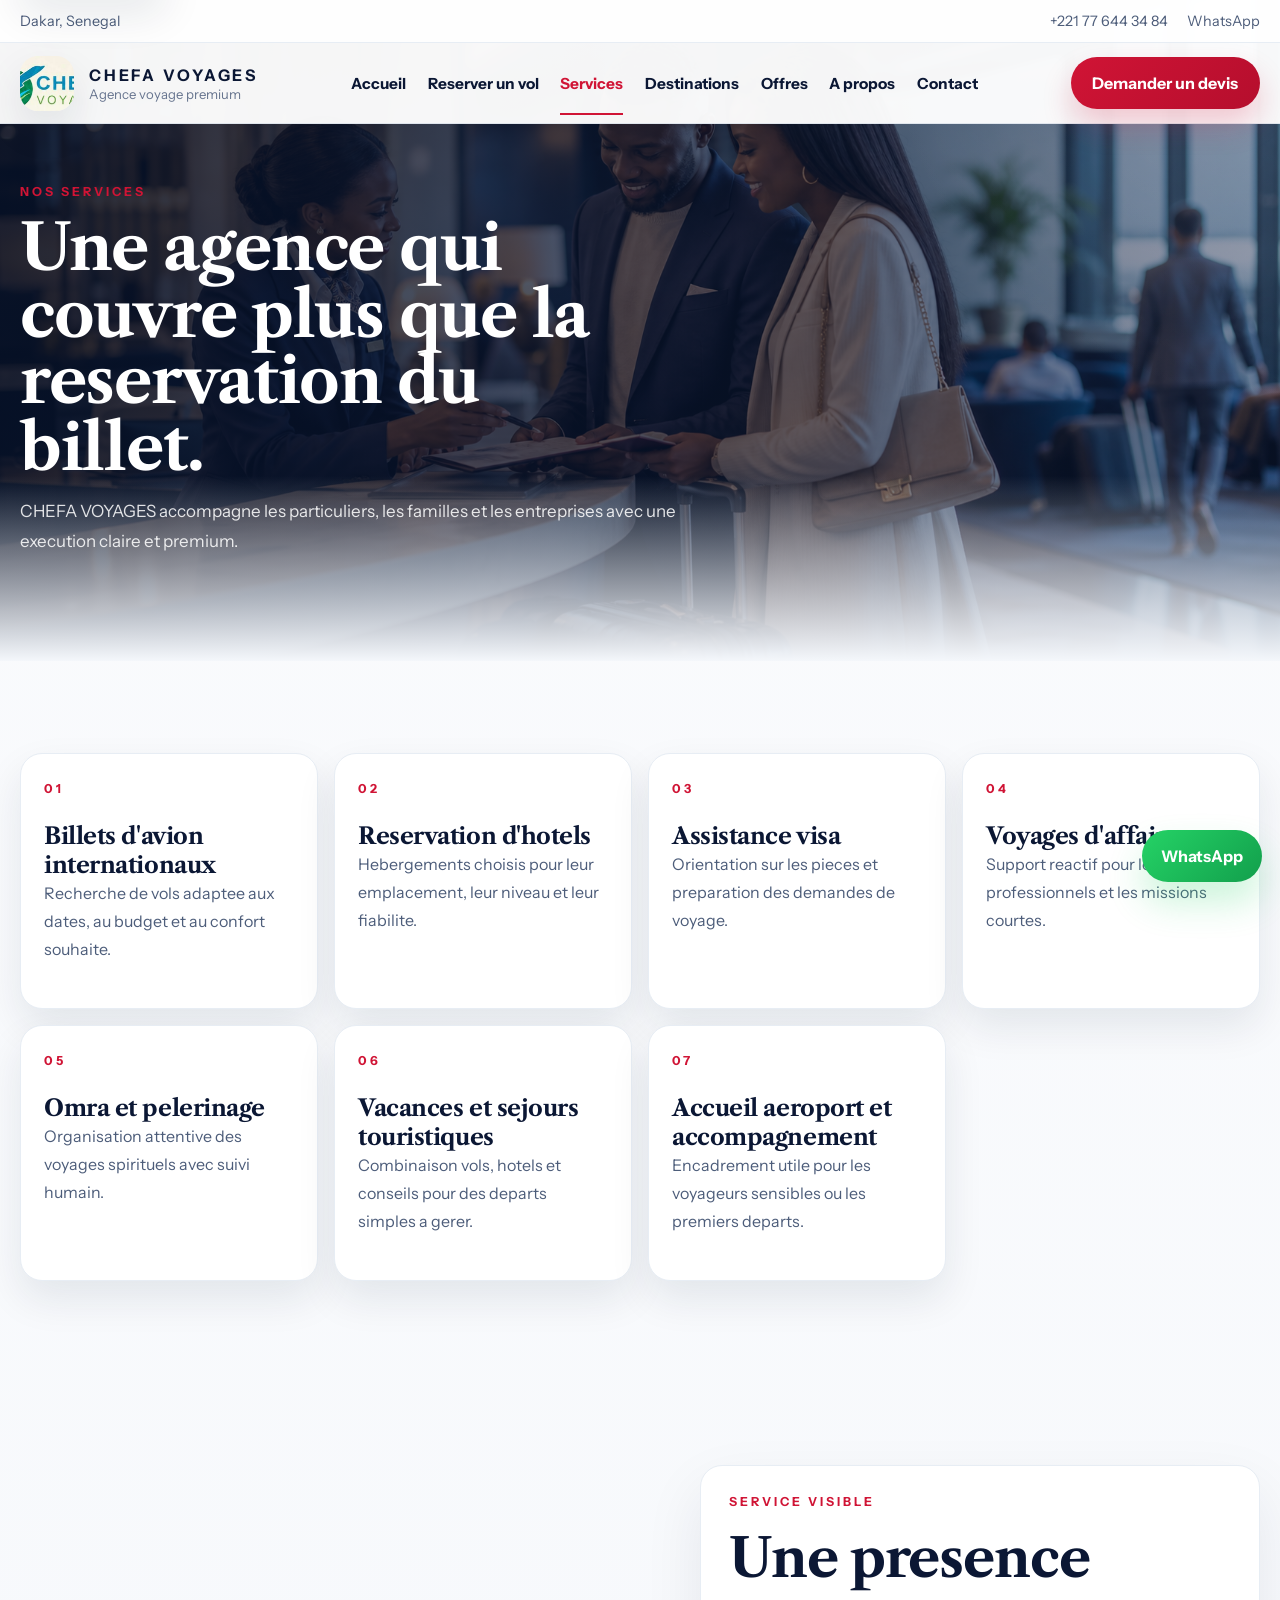
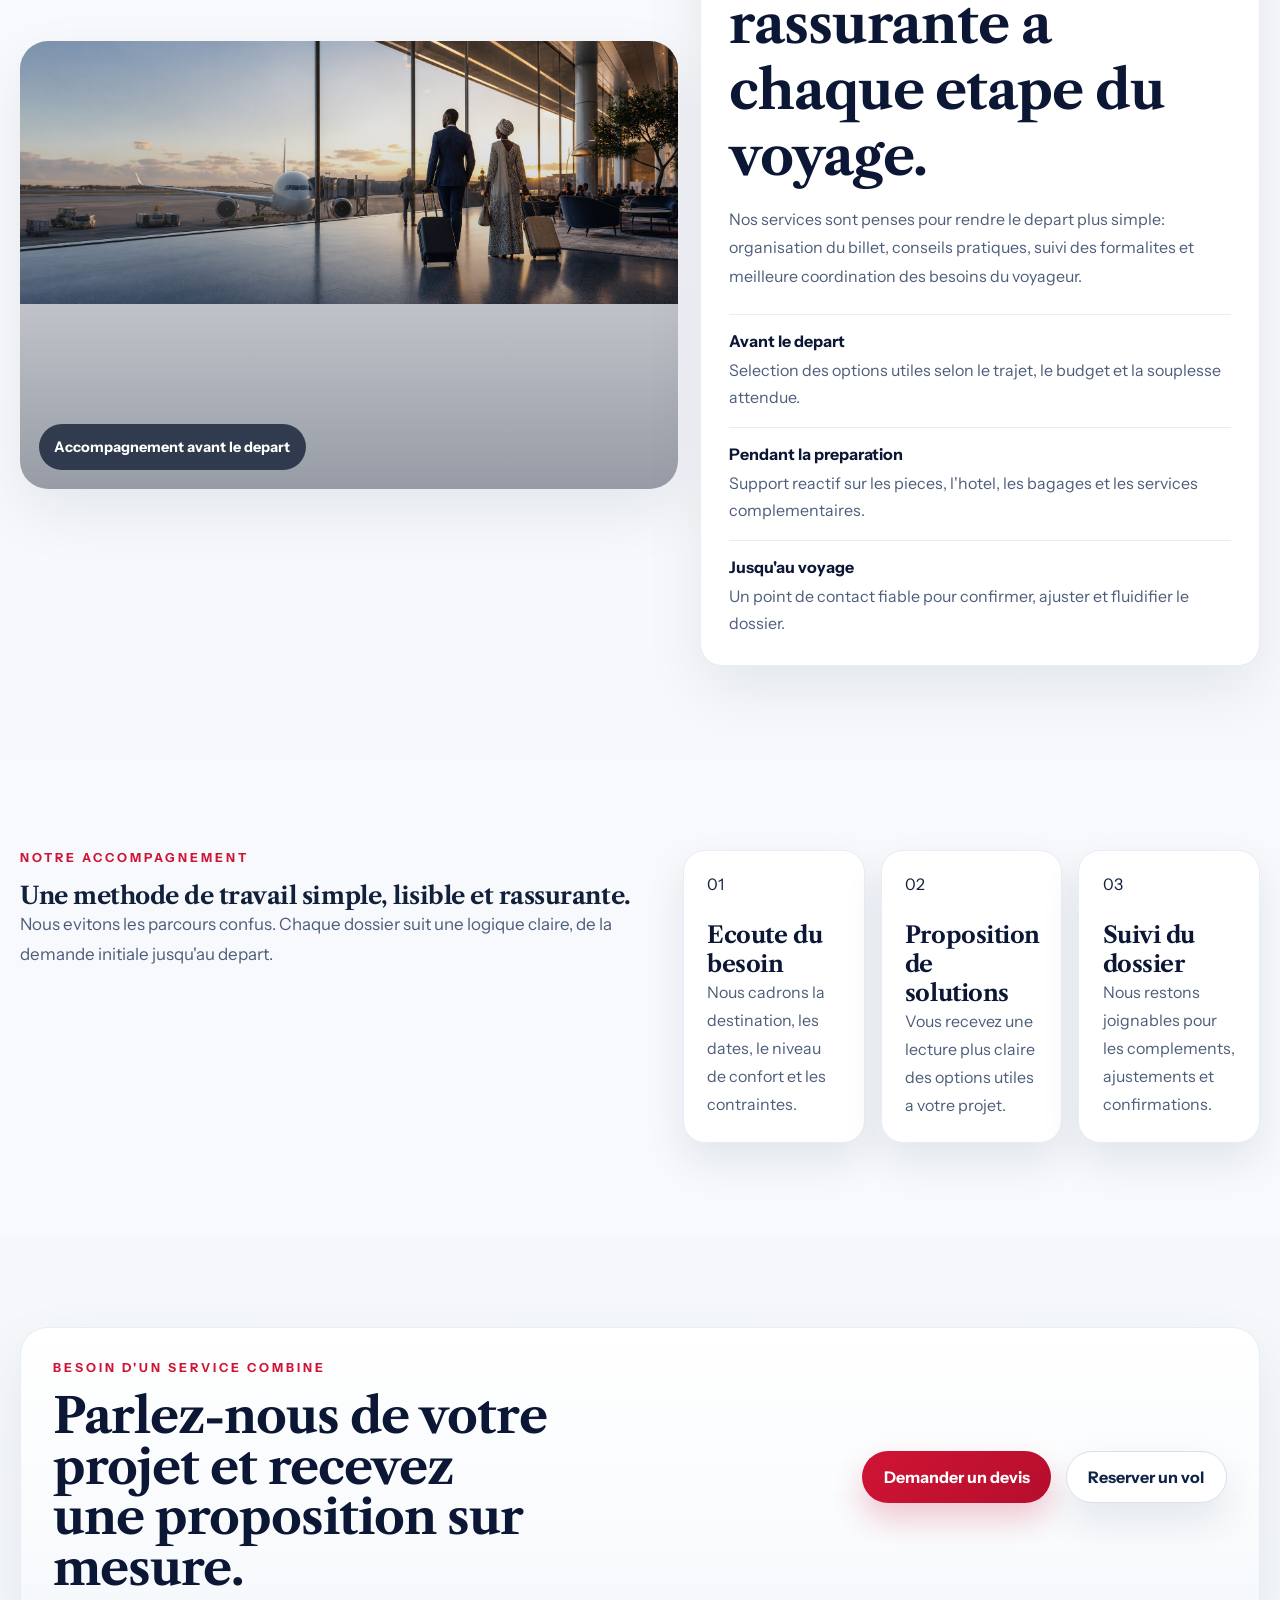
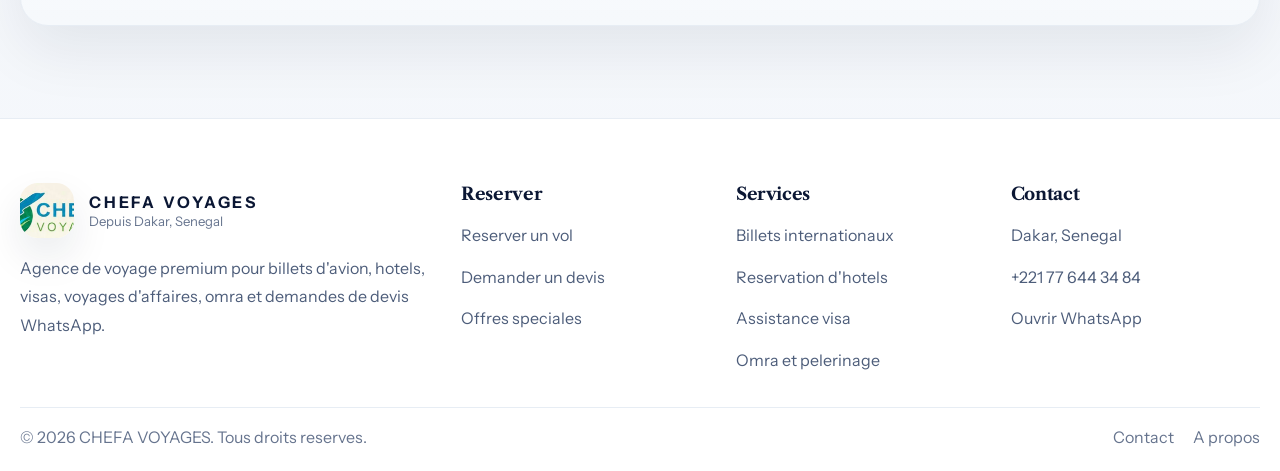
<file: services.html>
<!DOCTYPE html>
<html lang="fr">
  <head>
    <meta charset="UTF-8" />
    <meta name="viewport" content="width=device-width, initial-scale=1.0" />
    <meta
      name="description"
      content="Decouvrez les services de CHEFA VOYAGES: billets d'avion, hotels, assistance visa, omra et voyages d'affaires."
    />
    <title>Services | CHEFA VOYAGES</title>
    <link rel="preconnect" href="https://fonts.googleapis.com" />
    <link rel="preconnect" href="https://fonts.gstatic.com" crossorigin />
    <link
      href="https://fonts.googleapis.com/css2?family=Instrument+Sans:wght@400;500;600;700;800&family=Libre+Caslon+Text:wght@400;700&display=swap"
      rel="stylesheet"
    />
    <link rel="stylesheet" href="styles.css" />
  </head>
  <body data-page="services">
    <a class="skip-link" href="#main-content">Aller au contenu</a>

    <header class="site-header" id="top">
      <div class="top-strip">
        <div class="container top-strip-inner">
          <p>Dakar, Senegal</p>
          <div class="top-strip-links">
            <a href="tel:+221776443484">+221 77 644 34 84</a>
            <a
              href="https://wa.me/221776443484?text=Bonjour%20CHEFA%20VOYAGES%2C%20je%20souhaite%20avoir%20un%20devis%20pour%20un%20billet%20d%27avion."
              target="_blank"
              rel="noreferrer"
            >
              WhatsApp
            </a>
          </div>
        </div>
      </div>

      <div class="container header-main">
        <a class="brand" href="/" aria-label="CHEFA VOYAGES - Retour a l'accueil">
          <img src="assets/chefa-voyages-logo.jpeg" alt="Logo CHEFA VOYAGES" />
          <span class="brand-copy">
            <strong>CHEFA VOYAGES</strong>
            <small>Agence voyage premium</small>
          </span>
        </a>

        <button
          class="menu-toggle"
          type="button"
          aria-expanded="false"
          aria-controls="site-nav"
          aria-label="Ouvrir le menu"
        >
          <span></span>
          <span></span>
          <span></span>
        </button>

        <nav class="primary-nav" id="site-nav" aria-label="Navigation principale">
          <a data-nav="accueil" href="/">Accueil</a>
          <a data-nav="vols" href="/vols">Reserver un vol</a>
          <a data-nav="services" href="/services">Services</a>
          <a data-nav="destinations" href="/destinations">Destinations</a>
          <a data-nav="offres" href="/offres">Offres</a>
          <a data-nav="a-propos" href="/a-propos">A propos</a>
          <a data-nav="contact" href="/contact">Contact</a>
        </nav>

        <a class="button button-primary header-cta" href="/contact">Demander un devis</a>
      </div>
    </header>

    <main id="main-content">
      <section class="page-hero page-hero-services">
        <div class="page-hero-backdrop"></div>
        <div class="container page-hero-content">
          <div data-reveal>
            <p class="eyebrow">Nos services</p>
            <h1>Une agence qui couvre plus que la reservation du billet.</h1>
            <p class="lead">
              CHEFA VOYAGES accompagne les particuliers, les familles et les
              entreprises avec une execution claire et premium.
            </p>
          </div>
        </div>
      </section>

      <section class="section">
        <div class="container">
          <div class="service-grid service-grid-full">
            <article class="service-card" data-reveal>
              <span class="service-index">01</span>
              <h3>Billets d'avion internationaux</h3>
              <p>Recherche de vols adaptee aux dates, au budget et au confort souhaite.</p>
            </article>
            <article class="service-card" data-reveal>
              <span class="service-index">02</span>
              <h3>Reservation d'hotels</h3>
              <p>Hebergements choisis pour leur emplacement, leur niveau et leur fiabilite.</p>
            </article>
            <article class="service-card" data-reveal>
              <span class="service-index">03</span>
              <h3>Assistance visa</h3>
              <p>Orientation sur les pieces et preparation des demandes de voyage.</p>
            </article>
            <article class="service-card" data-reveal>
              <span class="service-index">04</span>
              <h3>Voyages d'affaires</h3>
              <p>Support reactif pour les agendas professionnels et les missions courtes.</p>
            </article>
            <article class="service-card" data-reveal>
              <span class="service-index">05</span>
              <h3>Omra et pelerinage</h3>
              <p>Organisation attentive des voyages spirituels avec suivi humain.</p>
            </article>
            <article class="service-card" data-reveal>
              <span class="service-index">06</span>
              <h3>Vacances et sejours touristiques</h3>
              <p>Combinaison vols, hotels et conseils pour des departs simples a gerer.</p>
            </article>
            <article class="service-card" data-reveal>
              <span class="service-index">07</span>
              <h3>Accueil aeroport et accompagnement</h3>
              <p>Encadrement utile pour les voyageurs sensibles ou les premiers departs.</p>
            </article>
          </div>
        </div>
      </section>

      <section class="section">
        <div class="container showcase-band">
          <figure class="media-frame media-frame-large" data-reveal>
            <img
              src="assets/hero-airport-premium-ai.png"
              alt="Voyageurs premium marchant dans un terminal d'aeroport moderne"
              loading="lazy"
            />
            <figcaption class="media-caption">Accompagnement avant le depart</figcaption>
          </figure>

          <article class="showcase-card" data-reveal>
            <p class="eyebrow">Service visible</p>
            <h2>Une presence rassurante a chaque etape du voyage.</h2>
            <p class="body-copy">
              Nos services sont penses pour rendre le depart plus simple:
              organisation du billet, conseils pratiques, suivi des formalites
              et meilleure coordination des besoins du voyageur.
            </p>

            <div class="feature-list">
              <article>
                <strong>Avant le depart</strong>
                <span>Selection des options utiles selon le trajet, le budget et la souplesse attendue.</span>
              </article>
              <article>
                <strong>Pendant la preparation</strong>
                <span>Support reactif sur les pieces, l'hotel, les bagages et les services complementaires.</span>
              </article>
              <article>
                <strong>Jusqu'au voyage</strong>
                <span>Un point de contact fiable pour confirmer, ajuster et fluidifier le dossier.</span>
              </article>
            </div>
          </article>
        </div>
      </section>

      <section class="section section-muted">
        <div class="container two-column">
          <div data-reveal>
            <p class="eyebrow">Notre accompagnement</p>
            <h2>Une methode de travail simple, lisible et rassurante.</h2>
            <p class="lead body-dark">
              Nous evitons les parcours confus. Chaque dossier suit une logique
              claire, de la demande initiale jusqu'au depart.
            </p>
          </div>

          <div class="steps-grid" data-reveal>
            <article class="step-card">
              <span>01</span>
              <h3>Ecoute du besoin</h3>
              <p>Nous cadrons la destination, les dates, le niveau de confort et les contraintes.</p>
            </article>
            <article class="step-card">
              <span>02</span>
              <h3>Proposition de solutions</h3>
              <p>Vous recevez une lecture plus claire des options utiles a votre projet.</p>
            </article>
            <article class="step-card">
              <span>03</span>
              <h3>Suivi du dossier</h3>
              <p>Nous restons joignables pour les complements, ajustements et confirmations.</p>
            </article>
          </div>
        </div>
      </section>

      <section class="section">
        <div class="container cta-band" data-reveal>
          <div>
            <p class="eyebrow">Besoin d'un service combine</p>
            <h2>Parlez-nous de votre projet et recevez une proposition sur mesure.</h2>
          </div>
          <div class="cta-band-actions">
            <a class="button button-primary" href="/contact">Demander un devis</a>
            <a class="button button-neutral" href="/vols">Reserver un vol</a>
          </div>
        </div>
      </section>
    </main>

    <footer class="site-footer">
      <div class="container footer-grid">
        <div class="footer-brand-block">
          <a class="brand brand-footer" href="/">
            <img src="assets/chefa-voyages-logo.jpeg" alt="Logo CHEFA VOYAGES" />
            <span class="brand-copy">
              <strong>CHEFA VOYAGES</strong>
              <small>Depuis Dakar, Senegal</small>
            </span>
          </a>
          <p>
            Agence de voyage premium pour billets d'avion, hotels, visas,
            voyages d'affaires, omra et demandes de devis WhatsApp.
          </p>
        </div>

        <div>
          <h3>Reserver</h3>
          <ul>
            <li><a href="/vols">Reserver un vol</a></li>
            <li><a href="/contact">Demander un devis</a></li>
            <li><a href="/offres">Offres speciales</a></li>
          </ul>
        </div>

        <div>
          <h3>Services</h3>
          <ul>
            <li><a href="/services">Billets internationaux</a></li>
            <li><a href="/services">Reservation d'hotels</a></li>
            <li><a href="/services">Assistance visa</a></li>
            <li><a href="/services">Omra et pelerinage</a></li>
          </ul>
        </div>

        <div>
          <h3>Contact</h3>
          <ul>
            <li>Dakar, Senegal</li>
            <li><a href="tel:+221776443484">+221 77 644 34 84</a></li>
            <li>
              <a
                href="https://wa.me/221776443484?text=Bonjour%20CHEFA%20VOYAGES%2C%20je%20souhaite%20avoir%20un%20devis%20pour%20un%20billet%20d%27avion."
                target="_blank"
                rel="noreferrer"
              >
                Ouvrir WhatsApp
              </a>
            </li>
          </ul>
        </div>
      </div>

      <div class="container footer-bottom">
        <p>&copy; <span data-year></span> CHEFA VOYAGES. Tous droits reserves.</p>
        <div class="footer-bottom-links">
          <a href="/contact">Contact</a>
          <a href="/a-propos">A propos</a>
        </div>
      </div>
    </footer>

    <a
      class="whatsapp-float"
      href="https://wa.me/221776443484?text=Bonjour%20CHEFA%20VOYAGES%2C%20je%20souhaite%20avoir%20un%20devis%20pour%20un%20billet%20d%27avion."
      target="_blank"
      rel="noreferrer"
      aria-label="Contacter CHEFA VOYAGES sur WhatsApp"
    >
      <span>WhatsApp</span>
    </a>

    <script src="script.js"></script>
  </body>
</html>
</file>
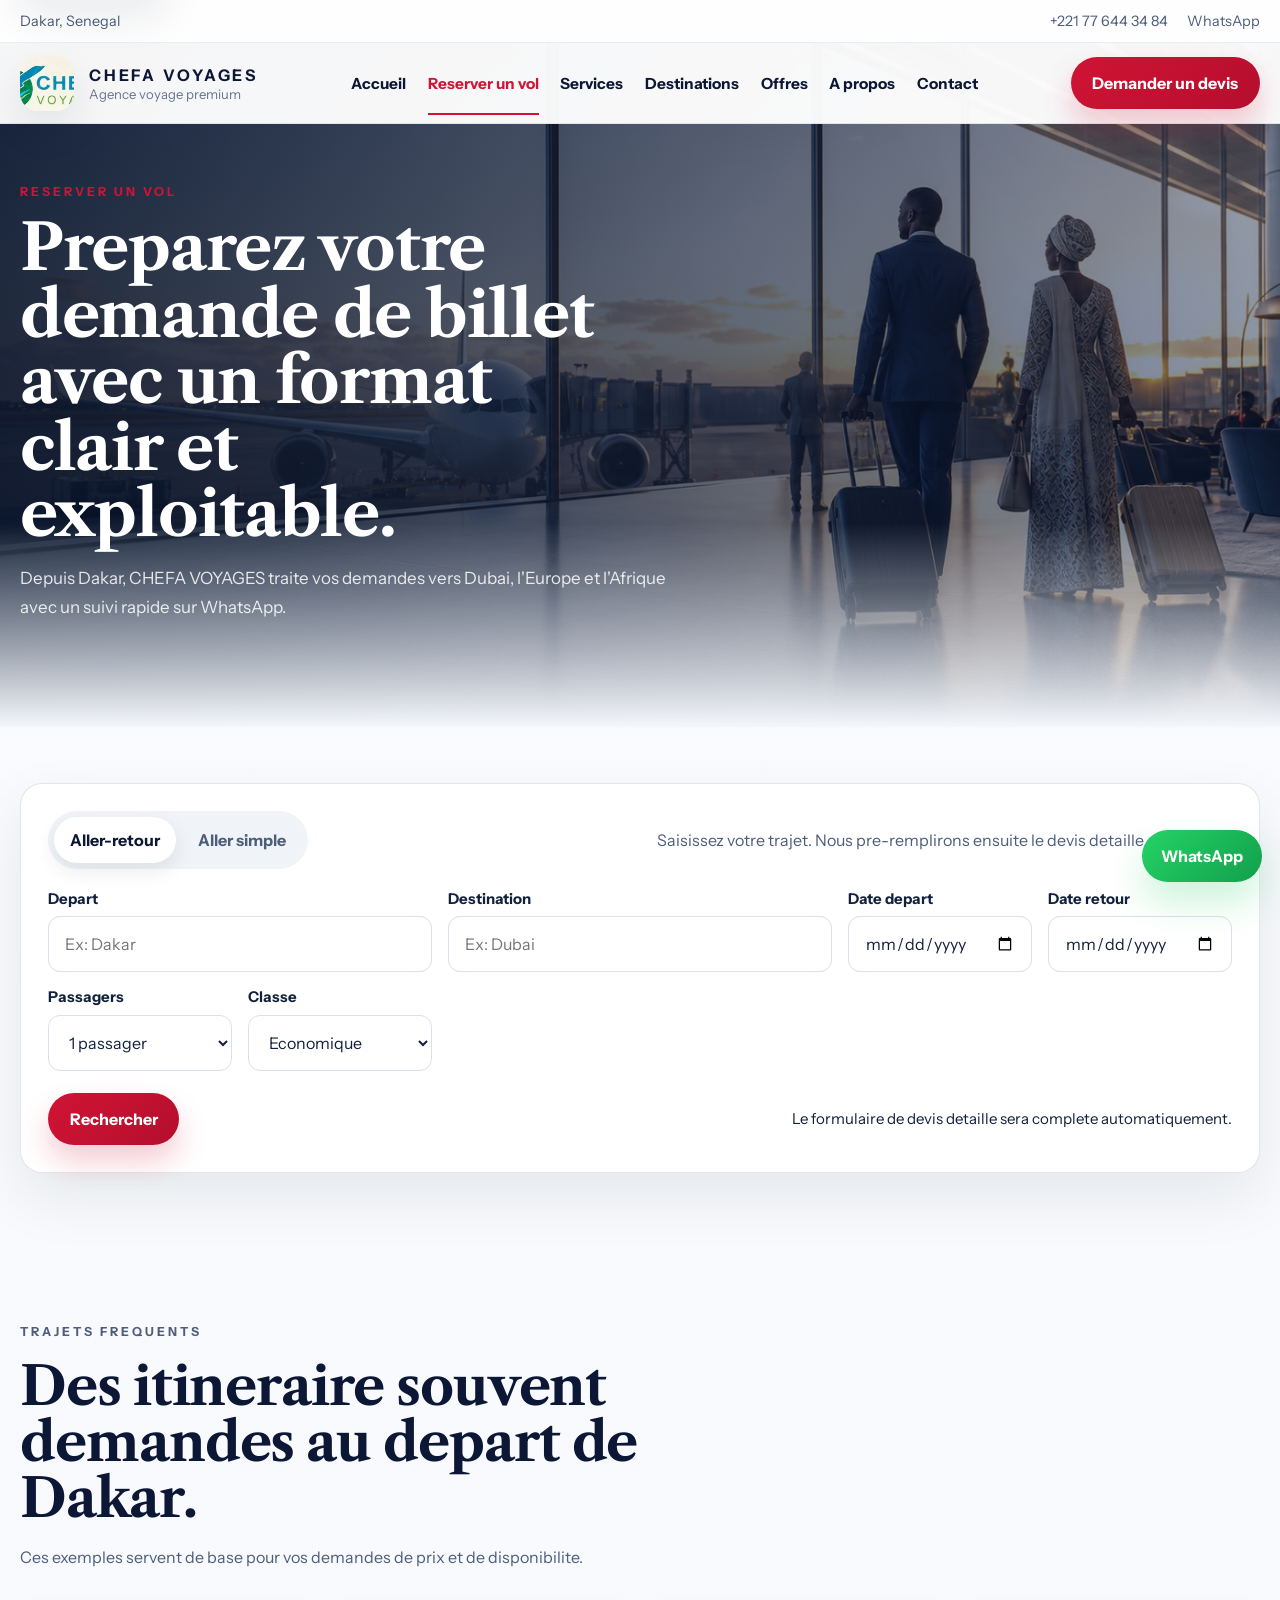
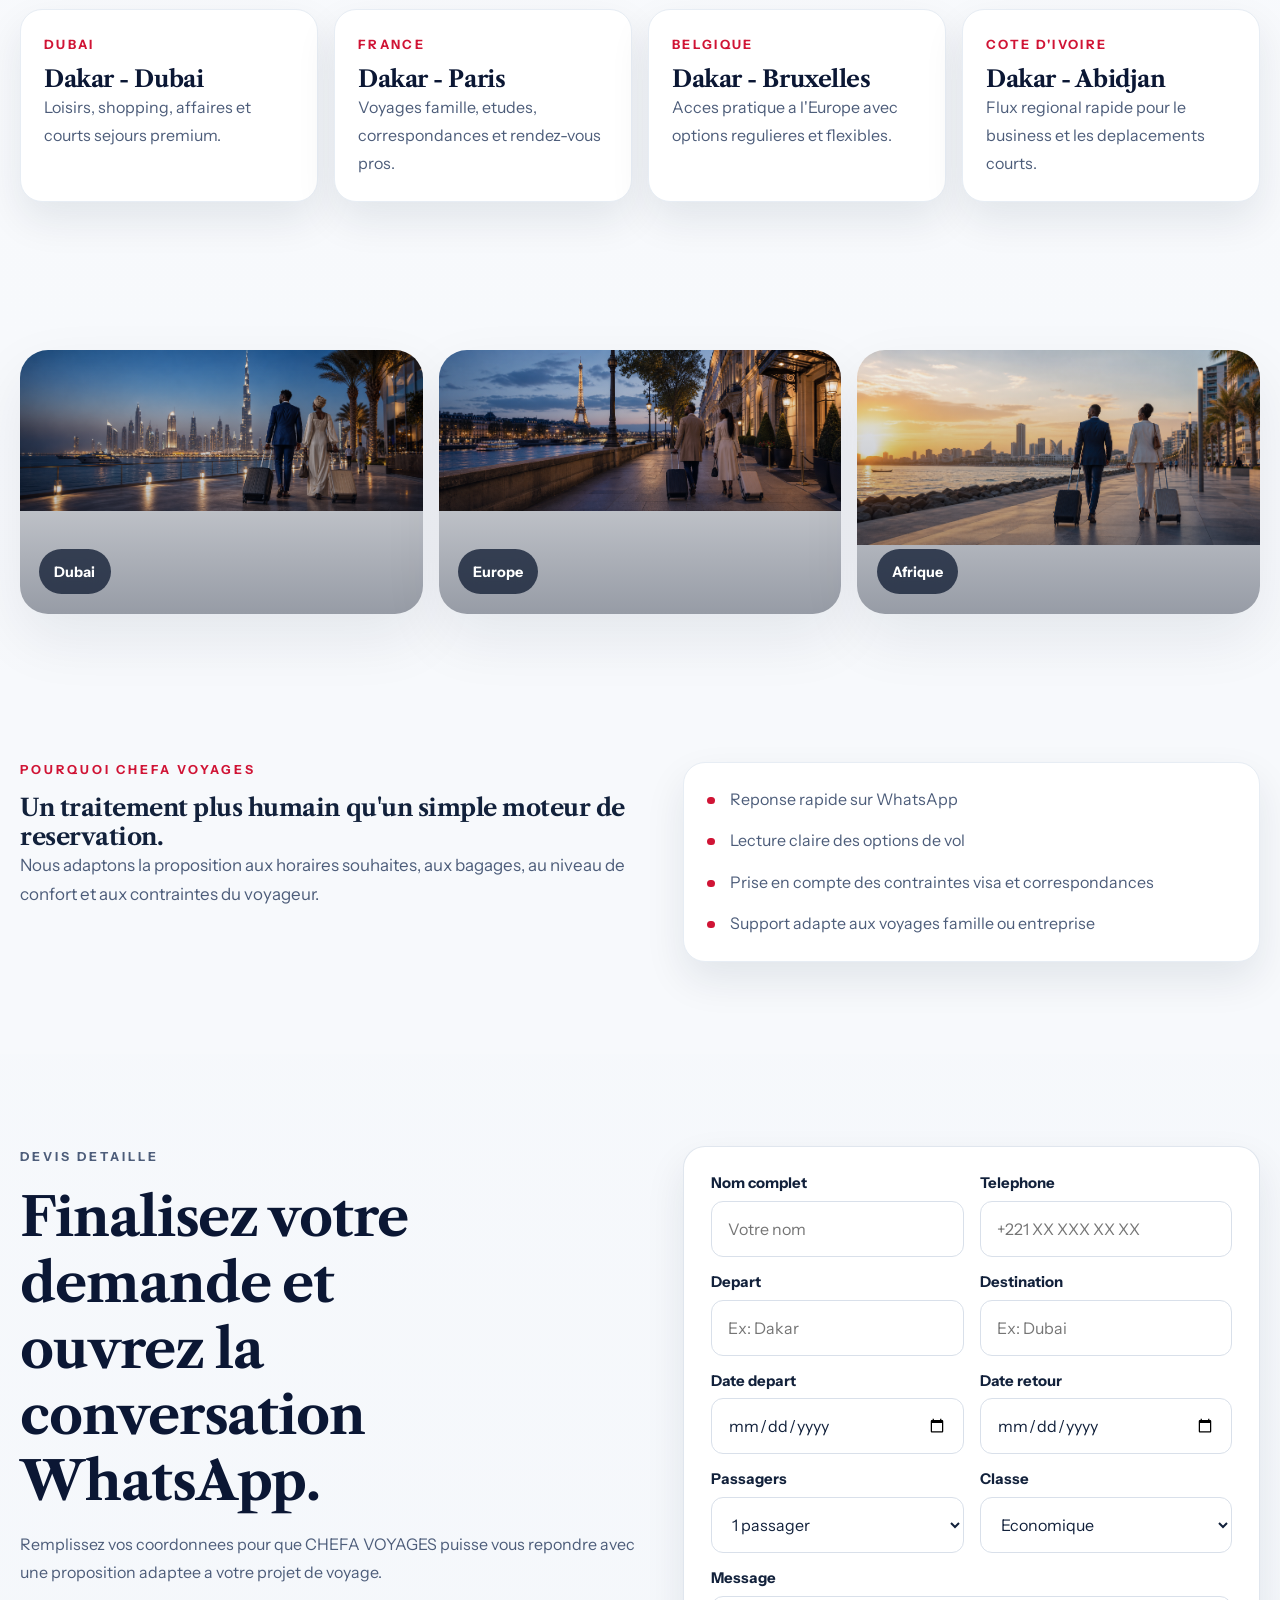
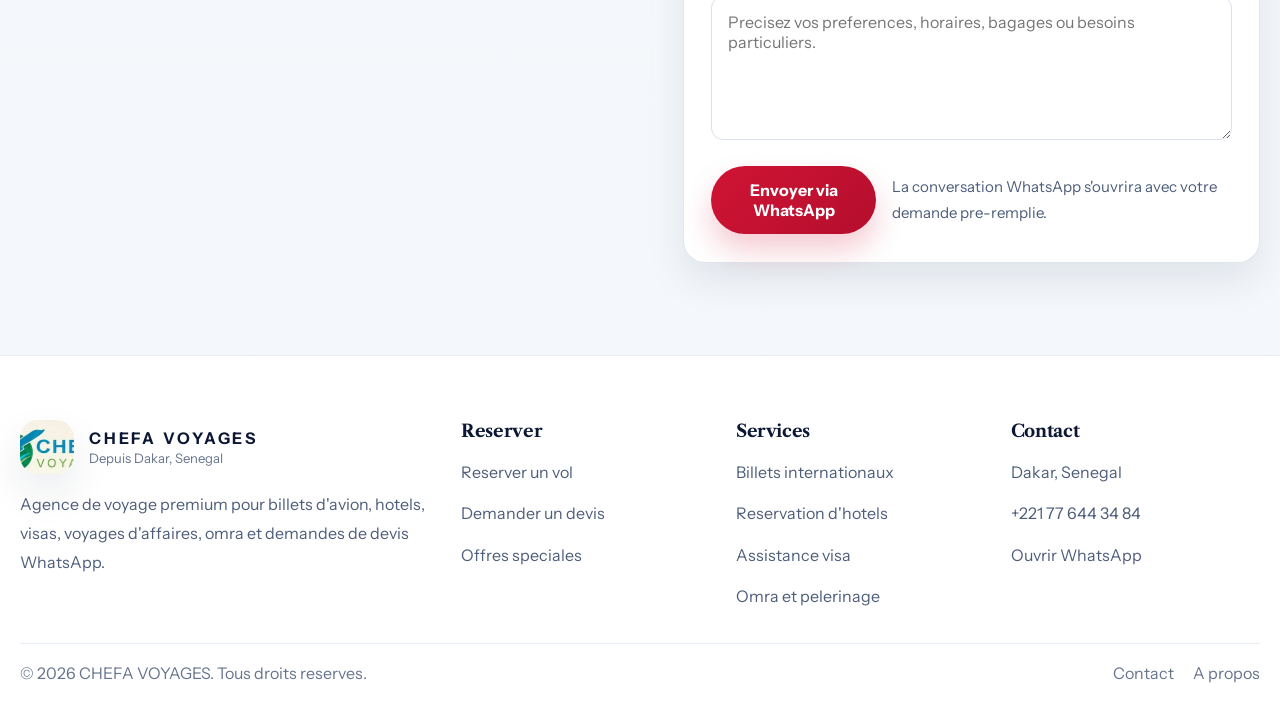
<file: vols.html>
<!DOCTYPE html>
<html lang="fr">
  <head>
    <meta charset="UTF-8" />
    <meta name="viewport" content="width=device-width, initial-scale=1.0" />
    <meta
      name="description"
      content="Reservez votre vol avec CHEFA VOYAGES depuis Dakar avec un devis WhatsApp rapide et un accompagnement premium."
    />
    <title>Reserver un vol | CHEFA VOYAGES</title>
    <link rel="preconnect" href="https://fonts.googleapis.com" />
    <link rel="preconnect" href="https://fonts.gstatic.com" crossorigin />
    <link
      href="https://fonts.googleapis.com/css2?family=Instrument+Sans:wght@400;500;600;700;800&family=Libre+Caslon+Text:wght@400;700&display=swap"
      rel="stylesheet"
    />
    <link rel="stylesheet" href="styles.css" />
  </head>
  <body data-page="vols">
    <a class="skip-link" href="#main-content">Aller au contenu</a>

    <header class="site-header" id="top">
      <div class="top-strip">
        <div class="container top-strip-inner">
          <p>Dakar, Senegal</p>
          <div class="top-strip-links">
            <a href="tel:+221776443484">+221 77 644 34 84</a>
            <a
              href="https://wa.me/221776443484?text=Bonjour%20CHEFA%20VOYAGES%2C%20je%20souhaite%20avoir%20un%20devis%20pour%20un%20billet%20d%27avion."
              target="_blank"
              rel="noreferrer"
            >
              WhatsApp
            </a>
          </div>
        </div>
      </div>

      <div class="container header-main">
        <a class="brand" href="/" aria-label="CHEFA VOYAGES - Retour a l'accueil">
          <img src="assets/chefa-voyages-logo.jpeg" alt="Logo CHEFA VOYAGES" />
          <span class="brand-copy">
            <strong>CHEFA VOYAGES</strong>
            <small>Agence voyage premium</small>
          </span>
        </a>

        <button
          class="menu-toggle"
          type="button"
          aria-expanded="false"
          aria-controls="site-nav"
          aria-label="Ouvrir le menu"
        >
          <span></span>
          <span></span>
          <span></span>
        </button>

        <nav class="primary-nav" id="site-nav" aria-label="Navigation principale">
          <a data-nav="accueil" href="/">Accueil</a>
          <a data-nav="vols" href="/vols">Reserver un vol</a>
          <a data-nav="services" href="/services">Services</a>
          <a data-nav="destinations" href="/destinations">Destinations</a>
          <a data-nav="offres" href="/offres">Offres</a>
          <a data-nav="a-propos" href="/a-propos">A propos</a>
          <a data-nav="contact" href="/contact">Contact</a>
        </nav>

        <a class="button button-primary header-cta" href="/contact">Demander un devis</a>
      </div>
    </header>

    <main id="main-content">
      <section class="page-hero page-hero-flights">
        <div class="page-hero-backdrop"></div>
        <div class="container page-hero-content">
          <div data-reveal>
            <p class="eyebrow">Reserver un vol</p>
            <h1>Preparez votre demande de billet avec un format clair et exploitable.</h1>
            <p class="lead">
              Depuis Dakar, CHEFA VOYAGES traite vos demandes vers Dubai,
              l'Europe et l'Afrique avec un suivi rapide sur WhatsApp.
            </p>
          </div>
        </div>
      </section>

      <section class="section section-tight">
        <div class="container">
          <form
            class="booking-shell"
            data-booking-form
            data-submit-mode="prefill"
            data-target-form="vols-quote-form"
          >
            <div class="booking-top">
              <div class="trip-switch" role="tablist" aria-label="Type de trajet">
                <button
                  class="trip-option is-active"
                  type="button"
                  data-trip="roundtrip"
                  aria-pressed="true"
                >
                  Aller-retour
                </button>
                <button
                  class="trip-option"
                  type="button"
                  data-trip="oneway"
                  aria-pressed="false"
                >
                  Aller simple
                </button>
              </div>
              <p>
                Saisissez votre trajet. Nous pre-remplirons ensuite le devis detaille ci-dessous.
              </p>
            </div>

            <input type="hidden" name="trip_type" value="roundtrip" />

            <div class="booking-grid">
              <label class="field field-large">
                <span>Depart</span>
                <input type="text" name="departure" placeholder="Ex: Dakar" required />
              </label>
              <label class="field field-large">
                <span>Destination</span>
                <input type="text" name="destination" placeholder="Ex: Dubai" required />
              </label>
              <label class="field">
                <span>Date depart</span>
                <input type="date" name="depart_date" required />
              </label>
              <label class="field return-field">
                <span>Date retour</span>
                <input type="date" name="return_date" />
              </label>
              <label class="field">
                <span>Passagers</span>
                <select name="passengers">
                  <option value="1">1 passager</option>
                  <option value="2">2 passagers</option>
                  <option value="3">3 passagers</option>
                  <option value="4">4 passagers</option>
                  <option value="5+">5 passagers et +</option>
                </select>
              </label>
              <label class="field">
                <span>Classe</span>
                <select name="travel_class">
                  <option value="Economique">Economique</option>
                  <option value="Premium">Premium</option>
                  <option value="Affaires">Affaires</option>
                  <option value="Premiere">Premiere</option>
                </select>
              </label>
            </div>

            <div class="booking-submit">
              <button class="button button-primary" type="submit">Rechercher</button>
              <p class="form-note" data-booking-feedback>
                Le formulaire de devis detaille sera complete automatiquement.
              </p>
            </div>
          </form>
        </div>
      </section>

      <section class="section">
        <div class="container">
          <div class="section-heading" data-reveal>
            <p class="eyebrow">Trajets frequents</p>
            <h2>Des itineraire souvent demandes au depart de Dakar.</h2>
            <p>
              Ces exemples servent de base pour vos demandes de prix et de disponibilite.
            </p>
          </div>

          <div class="route-grid">
            <article class="route-panel" data-reveal>
              <span>Dubai</span>
              <h3>Dakar - Dubai</h3>
              <p>Loisirs, shopping, affaires et courts sejours premium.</p>
            </article>
            <article class="route-panel" data-reveal>
              <span>France</span>
              <h3>Dakar - Paris</h3>
              <p>Voyages famille, etudes, correspondances et rendez-vous pros.</p>
            </article>
            <article class="route-panel" data-reveal>
              <span>Belgique</span>
              <h3>Dakar - Bruxelles</h3>
              <p>Acces pratique a l'Europe avec options regulieres et flexibles.</p>
            </article>
            <article class="route-panel" data-reveal>
              <span>Cote d'Ivoire</span>
              <h3>Dakar - Abidjan</h3>
              <p>Flux regional rapide pour le business et les deplacements courts.</p>
            </article>
          </div>
        </div>
      </section>

      <section class="section section-tight">
        <div class="container">
          <div class="media-triptych">
            <figure class="media-frame media-frame-compact" data-reveal>
              <img
                src="assets/dubai-night-premium-ai.png"
                alt="Couple admirant la skyline de Dubai de nuit"
                loading="lazy"
              />
              <figcaption class="media-caption">Dubai</figcaption>
            </figure>
            <figure class="media-frame media-frame-compact" data-reveal>
              <img
                src="assets/europe-paris-premium-ai.png"
                alt="Couple marchant face a la tour Eiffel en soiree"
                loading="lazy"
              />
              <figcaption class="media-caption">Europe</figcaption>
            </figure>
            <figure class="media-frame media-frame-compact" data-reveal>
              <img
                src="assets/africa-coast-premium-ai.png"
                alt="Voyageurs premium longeant une cote moderne africaine au coucher du soleil"
                loading="lazy"
              />
              <figcaption class="media-caption">Afrique</figcaption>
            </figure>
          </div>
        </div>
      </section>

      <section class="section section-muted">
        <div class="container two-column">
          <div data-reveal>
            <p class="eyebrow">Pourquoi CHEFA VOYAGES</p>
            <h2>Un traitement plus humain qu'un simple moteur de reservation.</h2>
            <p class="lead body-dark">
              Nous adaptons la proposition aux horaires souhaites, aux bagages,
              au niveau de confort et aux contraintes du voyageur.
            </p>
          </div>

          <div class="checklist-card" data-reveal>
            <ul class="checklist">
              <li>Reponse rapide sur WhatsApp</li>
              <li>Lecture claire des options de vol</li>
              <li>Prise en compte des contraintes visa et correspondances</li>
              <li>Support adapte aux voyages famille ou entreprise</li>
            </ul>
          </div>
        </div>
      </section>

      <section class="section">
        <div class="container contact-layout">
          <div class="contact-layout-copy" data-reveal>
            <p class="eyebrow">Devis detaille</p>
            <h2>Finalisez votre demande et ouvrez la conversation WhatsApp.</h2>
            <p>
              Remplissez vos coordonnees pour que CHEFA VOYAGES puisse vous
              repondre avec une proposition adaptee a votre projet de voyage.
            </p>
          </div>

          <form class="quote-form" id="vols-quote-form" data-quote-form data-reveal>
            <input type="hidden" name="trip_type" value="roundtrip" />

            <div class="quote-grid">
              <label class="field">
                <span>Nom complet</span>
                <input type="text" name="name" placeholder="Votre nom" required />
              </label>
              <label class="field">
                <span>Telephone</span>
                <input type="tel" name="phone" placeholder="+221 XX XXX XX XX" required />
              </label>
              <label class="field">
                <span>Depart</span>
                <input type="text" name="departure" placeholder="Ex: Dakar" required />
              </label>
              <label class="field">
                <span>Destination</span>
                <input type="text" name="destination" placeholder="Ex: Dubai" required />
              </label>
              <label class="field">
                <span>Date depart</span>
                <input type="date" name="depart_date" required />
              </label>
              <label class="field">
                <span>Date retour</span>
                <input type="date" name="return_date" />
              </label>
              <label class="field">
                <span>Passagers</span>
                <select name="passengers">
                  <option value="1">1 passager</option>
                  <option value="2">2 passagers</option>
                  <option value="3">3 passagers</option>
                  <option value="4">4 passagers</option>
                  <option value="5+">5 passagers et +</option>
                </select>
              </label>
              <label class="field">
                <span>Classe</span>
                <select name="travel_class">
                  <option value="Economique">Economique</option>
                  <option value="Premium">Premium</option>
                  <option value="Affaires">Affaires</option>
                  <option value="Premiere">Premiere</option>
                </select>
              </label>
            </div>

            <label class="field field-full">
              <span>Message</span>
              <textarea
                name="message"
                rows="5"
                placeholder="Precisez vos preferences, horaires, bagages ou besoins particuliers."
              ></textarea>
            </label>

            <div class="quote-submit">
              <button class="button button-primary" type="submit">Envoyer via WhatsApp</button>
              <p class="form-note" data-quote-feedback>
                La conversation WhatsApp s'ouvrira avec votre demande pre-remplie.
              </p>
            </div>
          </form>
        </div>
      </section>
    </main>

    <footer class="site-footer">
      <div class="container footer-grid">
        <div class="footer-brand-block">
          <a class="brand brand-footer" href="/">
            <img src="assets/chefa-voyages-logo.jpeg" alt="Logo CHEFA VOYAGES" />
            <span class="brand-copy">
              <strong>CHEFA VOYAGES</strong>
              <small>Depuis Dakar, Senegal</small>
            </span>
          </a>
          <p>
            Agence de voyage premium pour billets d'avion, hotels, visas,
            voyages d'affaires, omra et demandes de devis WhatsApp.
          </p>
        </div>

        <div>
          <h3>Reserver</h3>
          <ul>
            <li><a href="/vols">Reserver un vol</a></li>
            <li><a href="/contact">Demander un devis</a></li>
            <li><a href="/offres">Offres speciales</a></li>
          </ul>
        </div>

        <div>
          <h3>Services</h3>
          <ul>
            <li><a href="/services">Billets internationaux</a></li>
            <li><a href="/services">Reservation d'hotels</a></li>
            <li><a href="/services">Assistance visa</a></li>
            <li><a href="/services">Omra et pelerinage</a></li>
          </ul>
        </div>

        <div>
          <h3>Contact</h3>
          <ul>
            <li>Dakar, Senegal</li>
            <li><a href="tel:+221776443484">+221 77 644 34 84</a></li>
            <li>
              <a
                href="https://wa.me/221776443484?text=Bonjour%20CHEFA%20VOYAGES%2C%20je%20souhaite%20avoir%20un%20devis%20pour%20un%20billet%20d%27avion."
                target="_blank"
                rel="noreferrer"
              >
                Ouvrir WhatsApp
              </a>
            </li>
          </ul>
        </div>
      </div>

      <div class="container footer-bottom">
        <p>&copy; <span data-year></span> CHEFA VOYAGES. Tous droits reserves.</p>
        <div class="footer-bottom-links">
          <a href="/contact">Contact</a>
          <a href="/a-propos">A propos</a>
        </div>
      </div>
    </footer>

    <a
      class="whatsapp-float"
      href="https://wa.me/221776443484?text=Bonjour%20CHEFA%20VOYAGES%2C%20je%20souhaite%20avoir%20un%20devis%20pour%20un%20billet%20d%27avion."
      target="_blank"
      rel="noreferrer"
      aria-label="Contacter CHEFA VOYAGES sur WhatsApp"
    >
      <span>WhatsApp</span>
    </a>

    <script src="script.js"></script>
  </body>
</html>
</file>
<file: styles.css>
:root {
  --navy-980: #06122a;
  --navy-940: #0b1734;
  --navy-900: #102247;
  --navy-820: #193463;
  --navy-740: #27457a;
  --red-520: #d01435;
  --red-430: #e43b56;
  --ink-950: #12213b;
  --ink-800: #33425f;
  --ink-700: #4d5d7a;
  --ink-600: #66748e;
  --line-300: #d9e0ea;
  --line-200: #e7edf4;
  --surface-50: #f7f9fc;
  --surface-100: #f0f4f8;
  --surface-200: #e8eef5;
  --white: #ffffff;
  --success-500: #25d366;
  --shadow-soft: 0 24px 60px rgba(9, 23, 52, 0.08);
  --shadow-card: 0 18px 40px rgba(10, 28, 58, 0.09);
  --radius-xl: 28px;
  --radius-lg: 22px;
  --radius-md: 16px;
  --radius-sm: 12px;
  --container: min(1240px, calc(100% - 2rem));
}

*,
*::before,
*::after {
  box-sizing: border-box;
}

html {
  scroll-behavior: smooth;
}

body {
  margin: 0;
  color: var(--ink-950);
  background: linear-gradient(180deg, #fafbfd 0%, #f4f7fb 100%);
  font-family: "Instrument Sans", sans-serif;
}

body.menu-open {
  overflow: hidden;
}

img {
  display: block;
  max-width: 100%;
}

a {
  color: inherit;
  text-decoration: none;
}

button,
input,
select,
textarea {
  font: inherit;
}

.skip-link {
  position: absolute;
  left: 1rem;
  top: -3rem;
  z-index: 1000;
  padding: 0.8rem 1rem;
  border-radius: 999px;
  background: var(--white);
  box-shadow: var(--shadow-card);
}

.skip-link:focus {
  top: 1rem;
}

.container {
  width: var(--container);
  margin: 0 auto;
}

.section {
  padding: 5.75rem 0;
}

.section-tight {
  padding: 3.5rem 0;
}

.section-muted {
  background: var(--surface-50);
}

.eyebrow {
  margin: 0 0 1rem;
  color: var(--red-520);
  font-size: 0.78rem;
  font-weight: 800;
  letter-spacing: 0.24em;
  text-transform: uppercase;
}

.eyebrow-light {
  color: rgba(255, 255, 255, 0.74);
}

h1,
h2,
h3 {
  margin: 0;
  font-family: "Libre Caslon Text", serif;
  letter-spacing: -0.02em;
}

p {
  margin: 0;
}

.lead {
  max-width: 62ch;
  color: rgba(255, 255, 255, 0.86);
  font-size: 1.06rem;
  line-height: 1.75;
}

.body-dark {
  color: var(--ink-700);
}

.body-copy {
  color: var(--ink-700);
  line-height: 1.8;
}

.button {
  display: inline-flex;
  align-items: center;
  justify-content: center;
  min-height: 3.25rem;
  padding: 0.9rem 1.35rem;
  border-radius: 999px;
  border: 0;
  font-weight: 700;
  transition:
    transform 180ms ease,
    box-shadow 180ms ease,
    background-color 180ms ease,
    color 180ms ease;
  cursor: pointer;
}

.button:hover,
.button:focus-visible {
  transform: translateY(-1px);
}

.button-primary {
  background: linear-gradient(135deg, var(--red-520), #b50e2d);
  color: var(--white);
  box-shadow: 0 16px 30px rgba(208, 20, 53, 0.22);
}

.button-secondary {
  border: 1px solid rgba(255, 255, 255, 0.2);
  background: rgba(255, 255, 255, 0.08);
  color: var(--white);
  backdrop-filter: blur(8px);
}

.button-neutral {
  border: 1px solid var(--line-300);
  background: var(--white);
  color: var(--navy-900);
  box-shadow: var(--shadow-card);
}

.text-link {
  display: inline-flex;
  align-items: center;
  gap: 0.5rem;
  color: var(--navy-900);
  font-weight: 700;
}

.text-link::after {
  content: "";
  width: 1.75rem;
  height: 1px;
  background: currentColor;
}

.text-link-light {
  color: var(--white);
}

.site-header {
  position: fixed;
  inset: 0 0 auto;
  z-index: 120;
  background: rgba(255, 255, 255, 0.96);
  border-bottom: 1px solid rgba(217, 224, 234, 0.75);
  transition:
    box-shadow 180ms ease,
    background-color 180ms ease;
}

.site-header.is-scrolled {
  box-shadow: 0 14px 36px rgba(10, 28, 58, 0.08);
}

.top-strip {
  border-bottom: 1px solid var(--line-200);
  background: rgba(255, 255, 255, 0.92);
}

.top-strip-inner {
  display: flex;
  align-items: center;
  justify-content: space-between;
  gap: 1rem;
  min-height: 2.65rem;
  color: var(--ink-700);
  font-size: 0.9rem;
}

.top-strip-links {
  display: flex;
  align-items: center;
  gap: 1.2rem;
}

.top-strip-links a:hover,
.top-strip-links a:focus-visible {
  color: var(--navy-900);
}

.header-main {
  display: grid;
  grid-template-columns: auto 1fr auto;
  align-items: center;
  gap: 1.5rem;
  min-height: 5rem;
}

.brand {
  display: inline-flex;
  align-items: center;
  gap: 0.9rem;
  min-width: 0;
}

.brand img {
  width: 3.4rem;
  height: 3.4rem;
  border-radius: 18px;
  object-fit: cover;
  box-shadow: var(--shadow-card);
}

.brand-copy {
  display: flex;
  flex-direction: column;
  gap: 0.1rem;
  min-width: 0;
}

.brand-copy strong {
  color: var(--navy-940);
  font-size: 1rem;
  letter-spacing: 0.18em;
  text-transform: uppercase;
  white-space: nowrap;
}

.brand-copy small {
  color: var(--ink-600);
  font-size: 0.82rem;
}

.primary-nav {
  display: flex;
  align-items: center;
  justify-content: center;
  gap: 1.35rem;
  min-width: 0;
}

.primary-nav a {
  position: relative;
  padding: 0.4rem 0;
  color: var(--navy-940);
  font-size: 0.96rem;
  font-weight: 700;
  white-space: nowrap;
}

.primary-nav a::after {
  content: "";
  position: absolute;
  left: 0;
  bottom: -1rem;
  width: 100%;
  height: 2px;
  transform: scaleX(0);
  transform-origin: left;
  background: var(--red-520);
  transition: transform 180ms ease;
}

.primary-nav a:hover::after,
.primary-nav a:focus-visible::after,
.primary-nav a.is-active::after {
  transform: scaleX(1);
}

.primary-nav a.is-active {
  color: var(--red-520);
}

.header-cta {
  white-space: nowrap;
}

.menu-toggle {
  display: none;
  width: 3rem;
  height: 3rem;
  align-items: center;
  justify-content: center;
  flex-direction: column;
  gap: 0.25rem;
  border: 1px solid var(--line-300);
  border-radius: 50%;
  background: var(--white);
  color: var(--navy-940);
  cursor: pointer;
}

.menu-toggle span {
  display: block;
  width: 1.15rem;
  height: 2px;
  background: currentColor;
  border-radius: 999px;
}

.hero-home,
.page-hero {
  position: relative;
  overflow: hidden;
}

.hero-home {
  background:
    linear-gradient(90deg, rgba(6, 18, 42, 0.9) 0%, rgba(16, 34, 71, 0.78) 42%, rgba(16, 34, 71, 0.45) 100%),
    url("assets/hero-airport-premium-ai.png") center/cover no-repeat;
}

.hero-home-backdrop,
.page-hero-backdrop {
  position: absolute;
  inset: 0;
  background:
    linear-gradient(180deg, rgba(255, 255, 255, 0) 72%, rgba(244, 247, 251, 1) 100%),
    radial-gradient(circle at right top, rgba(255, 255, 255, 0.12), transparent 28%);
  pointer-events: none;
}

.hero-home-content {
  position: relative;
  z-index: 1;
  display: grid;
  grid-template-columns: minmax(0, 1.25fr) minmax(300px, 0.68fr);
  gap: 2rem;
  align-items: center;
  padding: 10.8rem 0 12rem;
}

.hero-copy h1,
.page-hero h1,
.section-heading h2,
.support-panel h2,
.cta-band h2,
.destination-panel h2 {
  line-height: 1.04;
}

.hero-copy h1 {
  max-width: 10ch;
  color: var(--white);
  font-size: clamp(3.2rem, 6vw, 5.4rem);
  margin-bottom: 1.2rem;
}

.hero-inline-visual {
  width: min(100%, 36rem);
  margin: 0 0 1.5rem;
  overflow: hidden;
  border-radius: var(--radius-xl);
  border: 1px solid rgba(255, 255, 255, 0.18);
  background: rgba(255, 255, 255, 0.12);
  box-shadow: 0 24px 54px rgba(5, 16, 38, 0.28);
}

.hero-inline-visual img {
  display: block;
  width: 100%;
  aspect-ratio: 16 / 11;
  object-fit: cover;
  object-position: center 32%;
}

.hero-actions {
  display: flex;
  flex-wrap: wrap;
  gap: 0.9rem;
  margin: 2rem 0 1.8rem;
}

.hero-points {
  display: grid;
  gap: 0.7rem;
  padding: 0;
  margin: 0;
  list-style: none;
  max-width: 42rem;
}

.hero-points li {
  width: fit-content;
  max-width: 100%;
  padding: 0.85rem 1rem;
  border-radius: 999px;
  background: rgba(255, 255, 255, 0.08);
  color: rgba(255, 255, 255, 0.9);
  border: 1px solid rgba(255, 255, 255, 0.1);
  line-height: 1.55;
}

.hero-side-card,
.support-panel,
.booking-shell,
.info-card,
.fare-card,
.promo-card,
.service-card,
.route-panel,
.checklist-card,
.quote-form,
.step-card,
.list-panel,
.offer-card,
.benefit-card,
.value-card,
.contact-card,
.aside-card {
  border-radius: var(--radius-lg);
  box-shadow: var(--shadow-card);
}

.hero-side-card {
  position: relative;
  z-index: 1;
  padding: 1.6rem;
  background: linear-gradient(180deg, rgba(9, 23, 52, 0.92), rgba(16, 34, 71, 0.88));
  color: var(--white);
  border: 1px solid rgba(255, 255, 255, 0.08);
}

.hero-side-card h2 {
  margin-bottom: 0.9rem;
  font-size: 2rem;
}

.hero-side-card p {
  color: rgba(255, 255, 255, 0.78);
  line-height: 1.75;
}

.side-card-list {
  display: grid;
  gap: 0.9rem;
  margin-top: 1.25rem;
}

.side-card-list article {
  padding-top: 0.9rem;
  border-top: 1px solid rgba(255, 255, 255, 0.12);
}

.side-card-list span {
  display: block;
  color: rgba(255, 255, 255, 0.6);
  font-size: 0.82rem;
  text-transform: uppercase;
  letter-spacing: 0.18em;
}

.side-card-list strong {
  display: block;
  margin-top: 0.35rem;
  font-size: 1rem;
}

.booking-overlap {
  position: relative;
  z-index: 10;
  margin-top: -6rem;
}

.booking-shell,
.quote-form {
  padding: 1.7rem;
  background: var(--white);
  border: 1px solid rgba(217, 224, 234, 0.8);
}

.booking-shell {
  box-shadow: var(--shadow-soft);
}

.booking-top {
  display: flex;
  align-items: center;
  justify-content: space-between;
  gap: 1rem;
  margin-bottom: 1.3rem;
}

.booking-top p,
.section-heading p,
.support-panel p,
.fare-card p,
.promo-card p,
.service-card p,
.route-panel p,
.step-card p,
.list-panel p,
.offer-card p,
.benefit-card p,
.value-card p,
.contact-card p,
.aside-card p,
.contact-layout-copy p,
.quote-submit p {
  color: var(--ink-700);
  line-height: 1.75;
}

.trip-switch {
  display: inline-flex;
  gap: 0.4rem;
  padding: 0.35rem;
  border-radius: 999px;
  background: var(--surface-100);
}

.trip-option {
  min-height: 2.9rem;
  padding: 0.75rem 1rem;
  border: 0;
  border-radius: 999px;
  background: transparent;
  color: var(--ink-700);
  font-weight: 700;
  cursor: pointer;
}

.trip-option.is-active {
  background: var(--white);
  color: var(--navy-940);
  box-shadow: 0 8px 20px rgba(10, 28, 58, 0.09);
}

.booking-grid,
.quote-grid {
  display: grid;
  grid-template-columns: repeat(6, minmax(0, 1fr));
  gap: 1rem;
}

.field {
  display: block;
}

.field-large {
  grid-column: span 2;
}

.field-full {
  margin-top: 1rem;
}

.field span {
  display: block;
  margin-bottom: 0.55rem;
  color: var(--ink-950);
  font-size: 0.93rem;
  font-weight: 700;
}

.field input,
.field select,
.field textarea {
  width: 100%;
  min-height: 3.5rem;
  border: 1px solid var(--line-300);
  border-radius: var(--radius-sm);
  background: var(--white);
  padding: 0.95rem 1rem;
  color: var(--ink-950);
  outline: none;
  transition:
    border-color 180ms ease,
    box-shadow 180ms ease,
    background-color 180ms ease;
}

.field textarea {
  min-height: 9rem;
  resize: vertical;
}

.field input:focus,
.field select:focus,
.field textarea:focus {
  border-color: var(--navy-820);
  box-shadow: 0 0 0 4px rgba(39, 69, 122, 0.1);
}

.return-field.is-hidden {
  opacity: 0.65;
}

.return-field.is-hidden input {
  background: var(--surface-100);
}

.booking-submit,
.quote-submit {
  display: flex;
  align-items: center;
  justify-content: space-between;
  gap: 1rem;
  margin-top: 1.35rem;
}

.form-note {
  font-size: 0.94rem;
}

.support-grid,
.two-column,
.contact-layout {
  display: grid;
  grid-template-columns: minmax(0, 1.05fr) minmax(320px, 0.95fr);
  gap: 1.6rem;
  align-items: start;
}

.support-panel {
  padding: 1.75rem;
}

.support-panel-dark {
  background:
    radial-gradient(circle at top right, rgba(255, 255, 255, 0.12), transparent 28%),
    linear-gradient(135deg, var(--navy-980), var(--navy-820));
  color: var(--white);
}

.support-panel-dark h2,
.offer-card-dark h2 {
  color: var(--white);
  font-size: clamp(2rem, 4vw, 3.1rem);
  margin-bottom: 1rem;
}

.support-panel-dark p {
  color: rgba(255, 255, 255, 0.78);
}

.metrics-section {
  padding-top: 0;
}

.metrics-shell {
  display: grid;
  grid-template-columns: minmax(260px, 0.8fr) minmax(0, 1.2fr);
  gap: 1.4rem;
  padding: 2rem;
  border-radius: var(--radius-xl);
  background:
    radial-gradient(circle at top right, rgba(255, 255, 255, 0.12), transparent 24%),
    linear-gradient(135deg, var(--navy-980), var(--navy-820));
  box-shadow: var(--shadow-soft);
}

.metrics-heading h2 {
  color: var(--white);
  font-size: clamp(2.15rem, 4vw, 3.7rem);
  margin-bottom: 1rem;
}

.metrics-heading p:not(.eyebrow) {
  max-width: 40rem;
  color: rgba(255, 255, 255, 0.88);
  line-height: 1.8;
}

.metrics-heading p:last-child {
  margin-top: 1rem;
  color: rgba(255, 255, 255, 0.96);
  font-weight: 600;
}

.metrics-grid {
  display: grid;
  grid-template-columns: repeat(4, minmax(0, 1fr));
  gap: 1rem;
}

.metric-card {
  min-height: 13rem;
  display: flex;
  flex-direction: column;
  justify-content: space-between;
  padding: 1.5rem;
  border-radius: var(--radius-lg);
  border: 1px solid rgba(255, 255, 255, 0.12);
  background: rgba(255, 255, 255, 0.08);
  box-shadow: inset 0 1px 0 rgba(255, 255, 255, 0.05);
  backdrop-filter: blur(8px);
}

.metric-value {
  color: var(--white);
  font-family: "Libre Caslon Text", serif;
  font-size: clamp(2.5rem, 5vw, 4rem);
  line-height: 0.95;
  letter-spacing: -0.04em;
  font-variant-numeric: tabular-nums;
}

.metric-label {
  color: rgba(255, 255, 255, 0.72);
  font-size: 0.84rem;
  font-weight: 800;
  letter-spacing: 0.18em;
  text-transform: uppercase;
  line-height: 1.55;
}

.support-actions {
  display: flex;
  flex-wrap: wrap;
  gap: 1rem;
  margin-top: 1.5rem;
}

.support-stack,
.value-grid,
.contact-card-grid,
.benefit-grid {
  display: grid;
  gap: 1rem;
}

.info-card,
.fare-card,
.promo-card,
.service-card,
.route-panel,
.checklist-card,
.step-card,
.list-panel,
.offer-card,
.benefit-card,
.value-card,
.contact-card,
.aside-card {
  padding: 1.45rem;
  background: var(--white);
  border: 1px solid var(--line-200);
}

.info-card-label,
.fare-meta,
.service-index,
.promo-label {
  display: inline-block;
  color: var(--red-520);
  font-size: 0.78rem;
  font-weight: 800;
  letter-spacing: 0.2em;
  text-transform: uppercase;
}

.info-card h3,
.fare-card h3,
.promo-card h3,
.service-card h3,
.route-panel h3,
.step-card h3,
.list-panel h2,
.benefit-card h3,
.value-card h3,
.contact-card h3,
.aside-card h3 {
  margin-top: 0.7rem;
  color: var(--navy-940);
  font-size: 1.45rem;
}

.section-heading {
  max-width: 48rem;
  margin-bottom: 2.4rem;
}

.section-heading h2,
.contact-layout-copy h2 {
  color: var(--navy-940);
  font-size: clamp(2.2rem, 4.2vw, 4rem);
  margin-bottom: 1rem;
}

.fare-grid {
  display: grid;
  grid-template-columns: repeat(4, minmax(0, 1fr));
  gap: 1rem;
}

.promo-grid {
  display: grid;
  grid-template-columns: repeat(3, minmax(0, 1fr));
  gap: 1rem;
  margin-top: 1rem;
}

.promo-card {
  min-height: 21rem;
  display: flex;
  align-items: end;
  overflow: hidden;
}

.promo-card-content {
  max-width: 22rem;
}

.promo-card-image {
  color: var(--white);
  background:
    linear-gradient(180deg, rgba(6, 18, 42, 0.08), rgba(6, 18, 42, 0.78)),
    center/cover no-repeat;
}

.promo-dubai {
  background-image:
    linear-gradient(180deg, rgba(6, 18, 42, 0.08), rgba(6, 18, 42, 0.78)),
    url("assets/dubai-night-premium-ai.png");
}

.promo-card-dark,
.offer-card-dark {
  color: var(--white);
  background:
    radial-gradient(circle at top right, rgba(255, 255, 255, 0.12), transparent 28%),
    linear-gradient(135deg, var(--navy-940), var(--navy-740));
}

.promo-business {
  background:
    linear-gradient(180deg, rgba(6, 18, 42, 0.18), rgba(6, 18, 42, 0.82)),
    url("assets/hero-airport-premium-ai.png") center/cover no-repeat;
}

.promo-guided {
  color: var(--white);
  background:
    linear-gradient(180deg, rgba(6, 18, 42, 0.16), rgba(6, 18, 42, 0.84)),
    url("assets/voyages-accompagnes-premium-ai.png") center/cover no-repeat;
}

.promo-card-dark p,
.promo-card-dark h3,
.promo-card-dark .promo-label,
.promo-card-dark .text-link,
.promo-guided p,
.promo-guided h3,
.promo-guided .promo-label,
.promo-guided .text-link,
.offer-card-dark p,
.offer-card-dark .promo-label,
.offer-card-dark .text-link {
  color: var(--white);
}

.service-grid {
  display: grid;
  grid-template-columns: repeat(4, minmax(0, 1fr));
  gap: 1rem;
}

.service-grid-full {
  grid-template-columns: repeat(4, minmax(0, 1fr));
}

.service-card {
  min-height: 16rem;
}

.editorial-layout,
.showcase-band {
  display: grid;
  gap: 1.4rem;
  align-items: center;
}

.editorial-layout {
  grid-template-columns: minmax(0, 0.9fr) minmax(0, 1.1fr);
}

.editorial-copy h2,
.showcase-card h2 {
  color: var(--navy-940);
  font-size: clamp(2.2rem, 4.2vw, 4rem);
  margin-bottom: 1rem;
}

.editorial-copy .body-copy,
.showcase-card .body-copy {
  max-width: 60ch;
}

.stat-grid {
  display: grid;
  grid-template-columns: repeat(3, minmax(0, 1fr));
  gap: 1rem;
  margin-top: 1.6rem;
}

.stat-card,
.showcase-card {
  border-radius: var(--radius-lg);
  box-shadow: var(--shadow-soft);
}

.stat-card {
  padding: 1.25rem;
  border: 1px solid var(--line-200);
  background: linear-gradient(180deg, rgba(255, 255, 255, 0.98), rgba(244, 247, 251, 0.98));
}

.stat-card.stat-card-illustrated,
.fare-card.fare-card-illustrated {
  overflow: hidden;
  padding: 0;
}

.stat-card strong {
  display: block;
  margin-bottom: 0.35rem;
  color: var(--navy-940);
  font-size: 1.02rem;
}

.stat-card span {
  color: var(--ink-700);
  line-height: 1.65;
}

.stat-card-body,
.fare-card-body {
  display: flex;
  flex-direction: column;
  gap: 0.35rem;
  padding: 1.25rem;
}

.fare-card-body {
  height: 100%;
}

.fare-card-body .text-link {
  margin-top: auto;
}

.card-visual {
  min-height: 11rem;
  margin: 0;
  overflow: hidden;
  background: linear-gradient(180deg, #edf5fd, #ffffff);
}

.card-visual img {
  width: 100%;
  height: 100%;
  display: block;
  object-fit: cover;
}

.card-visual-agency img {
  object-position: center top;
}

.card-visual-followup img {
  object-position: center 34%;
}

.media-grid,
.media-triptych {
  display: grid;
  gap: 1rem;
  align-items: start;
}

.media-grid {
  grid-template-columns: minmax(0, 1.05fr) minmax(0, 0.95fr);
}

.media-frame {
  position: relative;
  min-height: 19rem;
  margin: 0;
  overflow: hidden;
  border-radius: var(--radius-xl);
  background: var(--white);
  box-shadow: var(--shadow-soft);
}

.media-frame::after {
  content: "";
  position: absolute;
  inset: 0;
  background: linear-gradient(180deg, rgba(6, 18, 42, 0.02), rgba(6, 18, 42, 0.42));
  pointer-events: none;
}

.media-frame img,
.offer-spotlight img {
  width: 100%;
  height: 100%;
  object-fit: cover;
  transition: transform 700ms ease;
}

.media-frame-agency img {
  object-position: center top;
}

.media-frame-story {
  min-height: 0;
  aspect-ratio: 1 / 1;
  background: linear-gradient(180deg, #eef5ff, #ffffff);
}

.media-frame-story::after {
  background: none;
}

.media-frame-story img {
  object-fit: contain;
  object-position: center top;
  padding: 0;
}

.media-frame-ticket {
  min-height: 0;
  aspect-ratio: 1 / 1;
  background: linear-gradient(180deg, #eef5ff, #ffffff);
}

.media-frame-ticket img {
  object-fit: contain;
  object-position: center;
  padding: 1rem;
}

.support-visual {
  min-height: 23rem;
  background: linear-gradient(180deg, #ebf6ff, #ffffff);
}

.support-visual img {
  object-fit: contain;
  object-position: center;
  padding: 0.9rem;
}

.media-frame-large {
  min-height: 28rem;
}

.media-frame-compact {
  min-height: 16.5rem;
}

.media-caption {
  position: absolute;
  left: 1.2rem;
  bottom: 1.2rem;
  z-index: 1;
  display: inline-flex;
  align-items: center;
  min-height: 2.85rem;
  padding: 0.7rem 0.95rem;
  border-radius: 999px;
  background: rgba(6, 18, 42, 0.72);
  color: var(--white);
  font-size: 0.9rem;
  font-weight: 700;
  backdrop-filter: blur(10px);
}

.media-caption-top {
  top: 1.2rem;
  bottom: auto;
}

.showcase-band {
  grid-template-columns: minmax(0, 1.08fr) minmax(0, 0.92fr);
}

.showcase-card {
  padding: 1.75rem;
  background: var(--white);
  border: 1px solid var(--line-200);
}

.feature-list {
  display: grid;
  gap: 1rem;
  margin-top: 1.45rem;
}

.feature-list article {
  padding-top: 1rem;
  border-top: 1px solid var(--line-200);
}

.feature-list strong {
  display: block;
  margin-bottom: 0.35rem;
  color: var(--navy-940);
}

.feature-list span {
  color: var(--ink-700);
  line-height: 1.7;
}

.media-triptych {
  grid-template-columns: repeat(3, minmax(0, 1fr));
}

.route-grid,
.steps-grid,
.offer-grid,
.destination-grid {
  display: grid;
  gap: 1rem;
}

.route-grid {
  grid-template-columns: repeat(4, minmax(0, 1fr));
}

.route-panel span {
  display: inline-block;
  color: var(--red-520);
  font-size: 0.8rem;
  font-weight: 800;
  letter-spacing: 0.18em;
  text-transform: uppercase;
}

.checklist-card {
  height: 100%;
}

.checklist-card-soft {
  margin-top: 1.4rem;
  background: rgba(255, 255, 255, 0.88);
}

.checklist {
  display: grid;
  gap: 0.9rem;
  padding: 0;
  margin: 0;
  list-style: none;
}

.checklist li {
  position: relative;
  padding-left: 1.4rem;
  color: var(--ink-700);
  line-height: 1.7;
}

.checklist li::before {
  content: "";
  position: absolute;
  left: 0;
  top: 0.68rem;
  width: 0.45rem;
  height: 0.45rem;
  border-radius: 50%;
  background: var(--red-520);
}

.page-hero {
  min-height: 26rem;
  background-position: center;
  background-size: cover;
  background-repeat: no-repeat;
}

.page-hero::before {
  content: "";
  position: absolute;
  inset: 0;
  background: linear-gradient(90deg, rgba(6, 18, 42, 0.88), rgba(16, 34, 71, 0.48));
}

.page-hero-content {
  position: relative;
  z-index: 1;
  padding: 11.5rem 0 6.5rem;
}

.page-hero h1 {
  max-width: 14ch;
  color: var(--white);
  font-size: clamp(2.8rem, 5vw, 4.7rem);
  margin-bottom: 1rem;
}

.page-hero-flights {
  background-image: url("assets/hero-airport-premium-ai.png");
}

.page-hero-services {
  background-image: url("assets/concierge-service-premium-ai.png");
}

.page-hero-destinations {
  background-image: url("assets/europe-paris-premium-ai.png");
}

.page-hero-offers {
  background-image: url("assets/cabin-premium-ai.png");
}

.page-hero-about {
  background-image: url("assets/africa-coast-premium-ai.png");
}

.page-hero-contact {
  background-image: url("assets/concierge-service-premium-ai.png");
}

.contact-layout-copy h2 {
  max-width: 12ch;
}

.quote-grid {
  grid-template-columns: repeat(2, minmax(0, 1fr));
}

.steps-grid,
.offer-grid,
.benefit-grid,
.value-grid,
.contact-card-grid {
  grid-template-columns: repeat(3, minmax(0, 1fr));
}

.step-card span,
.service-index {
  display: inline-flex;
  margin-bottom: 0.9rem;
}

.destination-grid {
  grid-template-columns: repeat(3, minmax(0, 1fr));
}

.destination-panel {
  min-height: 28rem;
  display: flex;
  align-items: end;
  padding: 1.5rem;
  border-radius: var(--radius-xl);
  overflow: hidden;
  color: var(--white);
  background-position: center;
  background-size: cover;
  background-repeat: no-repeat;
  box-shadow: var(--shadow-soft);
}

.destination-panel::before {
  content: "";
  position: absolute;
  inset: 0;
  background: linear-gradient(180deg, rgba(6, 18, 42, 0.08), rgba(6, 18, 42, 0.8));
}

.destination-panel {
  position: relative;
}

.destination-panel-content {
  position: relative;
  z-index: 1;
}

.destination-panel-content p,
.destination-panel-content h2 {
  color: var(--white);
}

.destination-panel-content h2 {
  margin: 0.7rem 0;
  font-size: 2rem;
}

.destination-panel-content p:last-child {
  color: rgba(255, 255, 255, 0.82);
  line-height: 1.7;
}

.destination-panel-dubai {
  background-image: url("assets/dubai-night-premium-ai.png");
}

.destination-panel-europe {
  background-image: url("assets/europe-paris-premium-ai.png");
}

.destination-panel-africa {
  background-image: url("assets/africa-coast-premium-ai.png");
}

.route-columns {
  display: grid;
  grid-template-columns: repeat(3, minmax(0, 1fr));
  gap: 1rem;
}

.link-list,
.contact-list,
.site-footer ul {
  display: grid;
  gap: 0.8rem;
  padding: 0;
  margin: 0;
  list-style: none;
}

.contact-list li {
  display: grid;
  gap: 0.2rem;
  padding: 0.8rem 0;
  border-top: 1px solid var(--line-200);
}

.contact-list li:first-child {
  border-top: 0;
  padding-top: 0;
}

.contact-list strong {
  color: var(--navy-940);
}

.offer-card h2 {
  color: var(--navy-940);
  font-size: 2rem;
  margin: 0.8rem 0;
}

.offer-spotlight {
  position: relative;
  min-height: 30rem;
  overflow: hidden;
  border-radius: var(--radius-xl);
  box-shadow: var(--shadow-soft);
}

.offer-spotlight::after {
  content: "";
  position: absolute;
  inset: 0;
  background: linear-gradient(90deg, rgba(6, 18, 42, 0.86) 0%, rgba(6, 18, 42, 0.32) 52%, rgba(6, 18, 42, 0.08) 100%);
}

.offer-spotlight-card {
  position: absolute;
  left: 2rem;
  bottom: 2rem;
  z-index: 1;
  max-width: 33rem;
  padding: 1.6rem;
  border-radius: var(--radius-lg);
  background: rgba(9, 23, 52, 0.78);
  border: 1px solid rgba(255, 255, 255, 0.12);
  box-shadow: var(--shadow-soft);
  backdrop-filter: blur(10px);
  color: var(--white);
}

.offer-spotlight-card h2 {
  font-size: clamp(2rem, 4vw, 3.5rem);
  margin-bottom: 0.9rem;
}

.offer-spotlight-card p {
  margin-bottom: 1.2rem;
  color: rgba(255, 255, 255, 0.82);
  line-height: 1.75;
}

.cta-band {
  display: flex;
  align-items: center;
  justify-content: space-between;
  gap: 1.5rem;
  padding: 2rem;
  border-radius: var(--radius-xl);
  background:
    linear-gradient(180deg, rgba(255, 255, 255, 0.96), rgba(246, 249, 252, 1)),
    var(--white);
  border: 1px solid var(--line-200);
  box-shadow: var(--shadow-soft);
}

.cta-band h2 {
  color: var(--navy-940);
  max-width: 16ch;
  font-size: clamp(2rem, 3.8vw, 3.6rem);
}

.cta-band-actions {
  display: flex;
  flex-wrap: wrap;
  gap: 0.9rem;
  justify-content: flex-end;
}

.contact-card-grid {
  grid-template-columns: repeat(3, minmax(0, 1fr));
}

.contact-card h3 a {
  color: var(--navy-940);
}

.site-footer {
  padding: 4rem 0 1.5rem;
  background: var(--white);
  border-top: 1px solid var(--line-200);
}

.footer-grid {
  display: grid;
  grid-template-columns: minmax(0, 1.5fr) repeat(3, minmax(0, 0.9fr));
  gap: 1.6rem;
}

.footer-brand-block p,
.site-footer li {
  color: var(--ink-700);
  line-height: 1.8;
}

.site-footer h3 {
  margin-bottom: 1rem;
  color: var(--navy-940);
  font-size: 1.1rem;
}

.brand-footer {
  margin-bottom: 1rem;
}

.footer-bottom {
  display: flex;
  align-items: center;
  justify-content: space-between;
  gap: 1rem;
  margin-top: 2rem;
  padding-top: 1.2rem;
  border-top: 1px solid var(--line-200);
  color: var(--ink-600);
}

.footer-bottom-links {
  display: flex;
  gap: 1.2rem;
}

.whatsapp-float {
  position: fixed;
  right: 1.1rem;
  bottom: 1.1rem;
  z-index: 130;
  display: inline-flex;
  align-items: center;
  justify-content: center;
  min-height: 3.3rem;
  padding: 0.85rem 1.2rem;
  border-radius: 999px;
  background: linear-gradient(135deg, var(--success-500), #129f4c);
  color: var(--white);
  font-weight: 800;
  box-shadow: 0 20px 36px rgba(37, 211, 102, 0.24);
}

.promo-card,
.service-card,
.offer-card,
.destination-panel,
.media-frame,
.metric-card,
.stat-card,
.showcase-card {
  transition:
    transform 220ms ease,
    box-shadow 220ms ease,
    border-color 220ms ease;
}

[data-reveal] {
  opacity: 0;
  transform: translateY(20px);
  transition:
    opacity 500ms ease,
    transform 500ms ease;
}

[data-reveal].is-visible {
  opacity: 1;
  transform: translateY(0);
}

@media (hover: hover) {
  .promo-card:hover,
  .service-card:hover,
  .offer-card:hover,
  .destination-panel:hover,
  .media-frame:hover,
  .metric-card:hover,
  .stat-card:hover,
  .showcase-card:hover {
    transform: translateY(-6px);
    box-shadow: 0 26px 54px rgba(10, 28, 58, 0.14);
  }

  .media-frame:hover img,
  .offer-spotlight:hover img {
    transform: scale(1.05);
  }
}

@media (max-width: 1150px) {
  .primary-nav {
    gap: 1rem;
  }

  .editorial-layout,
  .metrics-shell,
  .showcase-band {
    grid-template-columns: 1fr;
  }

  .metrics-grid,
  .fare-grid,
  .route-grid {
    grid-template-columns: repeat(2, minmax(0, 1fr));
  }

  .service-grid,
  .service-grid-full,
  .offer-grid,
  .benefit-grid,
  .value-grid,
  .contact-card-grid {
    grid-template-columns: repeat(2, minmax(0, 1fr));
  }

  .destination-grid,
  .route-columns,
  .promo-grid {
    grid-template-columns: 1fr;
  }

  .stat-grid {
    grid-template-columns: repeat(2, minmax(0, 1fr));
  }

  .media-triptych {
    grid-template-columns: repeat(2, minmax(0, 1fr));
  }
}

@media (max-width: 980px) {
  .top-strip {
    display: none;
  }

  .header-main {
    grid-template-columns: auto auto;
  }

  .menu-toggle {
    display: inline-flex;
    justify-self: end;
  }

  .primary-nav {
    position: absolute;
    top: calc(100% + 0.75rem);
    left: 50%;
    transform: translateX(-50%);
    width: min(94vw, 30rem);
    flex-direction: column;
    align-items: flex-start;
    gap: 1rem;
    padding: 1.2rem;
    border: 1px solid var(--line-200);
    border-radius: var(--radius-lg);
    background: var(--white);
    box-shadow: var(--shadow-soft);
    opacity: 0;
    pointer-events: none;
    transition: opacity 180ms ease;
  }

  .primary-nav.is-open {
    opacity: 1;
    pointer-events: auto;
  }

  .primary-nav a::after {
    bottom: -0.2rem;
  }

  .header-cta {
    display: none;
  }

  .hero-home-content,
  .support-grid,
  .metrics-shell,
  .two-column,
  .contact-layout,
  .editorial-layout,
  .showcase-band,
  .footer-grid,
  .cta-band {
    grid-template-columns: 1fr;
  }

  .cta-band {
    display: grid;
  }

  .cta-band h2 {
    max-width: 100%;
  }

  .cta-band-actions {
    justify-content: flex-start;
  }

  .hero-home-content {
    padding-bottom: 10rem;
  }

  .media-grid,
  .media-triptych,
  .stat-grid {
    grid-template-columns: 1fr;
  }

  .media-frame-large {
    min-height: 24rem;
  }

  .offer-spotlight {
    min-height: auto;
  }

  .offer-spotlight img {
    min-height: 21rem;
  }

  .offer-spotlight-card {
    position: static;
    max-width: none;
    margin: -4rem 1rem 1rem;
  }

  .booking-overlap {
    margin-top: -4rem;
  }

  .booking-grid {
    grid-template-columns: repeat(2, minmax(0, 1fr));
  }

  .field-large {
    grid-column: span 1;
  }
}

@media (max-width: 720px) {
  .section {
    padding: 2.75rem 0;
  }

  .section-tight {
    padding: 1.5rem 0;
  }

  .hero-home-content,
  .page-hero-content {
    padding-top: 8rem;
  }

  .hero-home-content {
    padding-bottom: 9.5rem;
  }

  .booking-overlap {
    margin-top: -5rem;
  }

  .hero-copy h1,
  .page-hero h1,
  .section-heading h2,
  .contact-layout-copy h2,
  .support-panel-dark h2,
  .cta-band h2,
  .offer-card h2 {
    font-size: clamp(2.25rem, 10vw, 3.4rem);
  }

  .hero-copy h1 {
    max-width: 100%;
  }

  .section-heading {
    margin-bottom: 1.35rem;
  }

  .hero-inline-visual {
    width: 100%;
    margin-bottom: 1.25rem;
  }

  .hero-inline-visual img {
    aspect-ratio: 4 / 3;
  }

  .booking-shell,
  .quote-form,
  .support-panel,
  .metrics-shell,
  .metric-card,
  .info-card,
  .fare-card,
  .promo-card,
  .service-card,
  .route-panel,
  .step-card,
  .list-panel,
  .offer-card,
  .benefit-card,
  .value-card,
  .contact-card,
  .aside-card,
  .showcase-card,
  .offer-spotlight-card {
    padding: 1.25rem;
  }

  .booking-top,
  .booking-submit,
  .quote-submit,
  .hero-actions,
  .support-actions,
  .footer-bottom {
    flex-direction: column;
    align-items: stretch;
  }

  .booking-grid,
  .quote-grid,
  .metrics-grid,
  .fare-grid,
  .service-grid,
  .service-grid-full,
  .route-grid,
  .steps-grid,
  .offer-grid,
  .benefit-grid,
  .value-grid,
  .contact-card-grid,
  .media-triptych {
    grid-template-columns: 1fr;
  }

  .brand-copy strong {
    font-size: 0.88rem;
    letter-spacing: 0.12em;
  }

  .brand-copy small {
    font-size: 0.74rem;
  }

  .brand img {
    width: 3rem;
    height: 3rem;
  }

  .hero-points li {
    width: 100%;
    border-radius: var(--radius-sm);
  }

  .metric-card {
    min-height: auto;
  }

  .whatsapp-float {
    right: 0.85rem;
    bottom: 0.85rem;
  }
}
</file>
